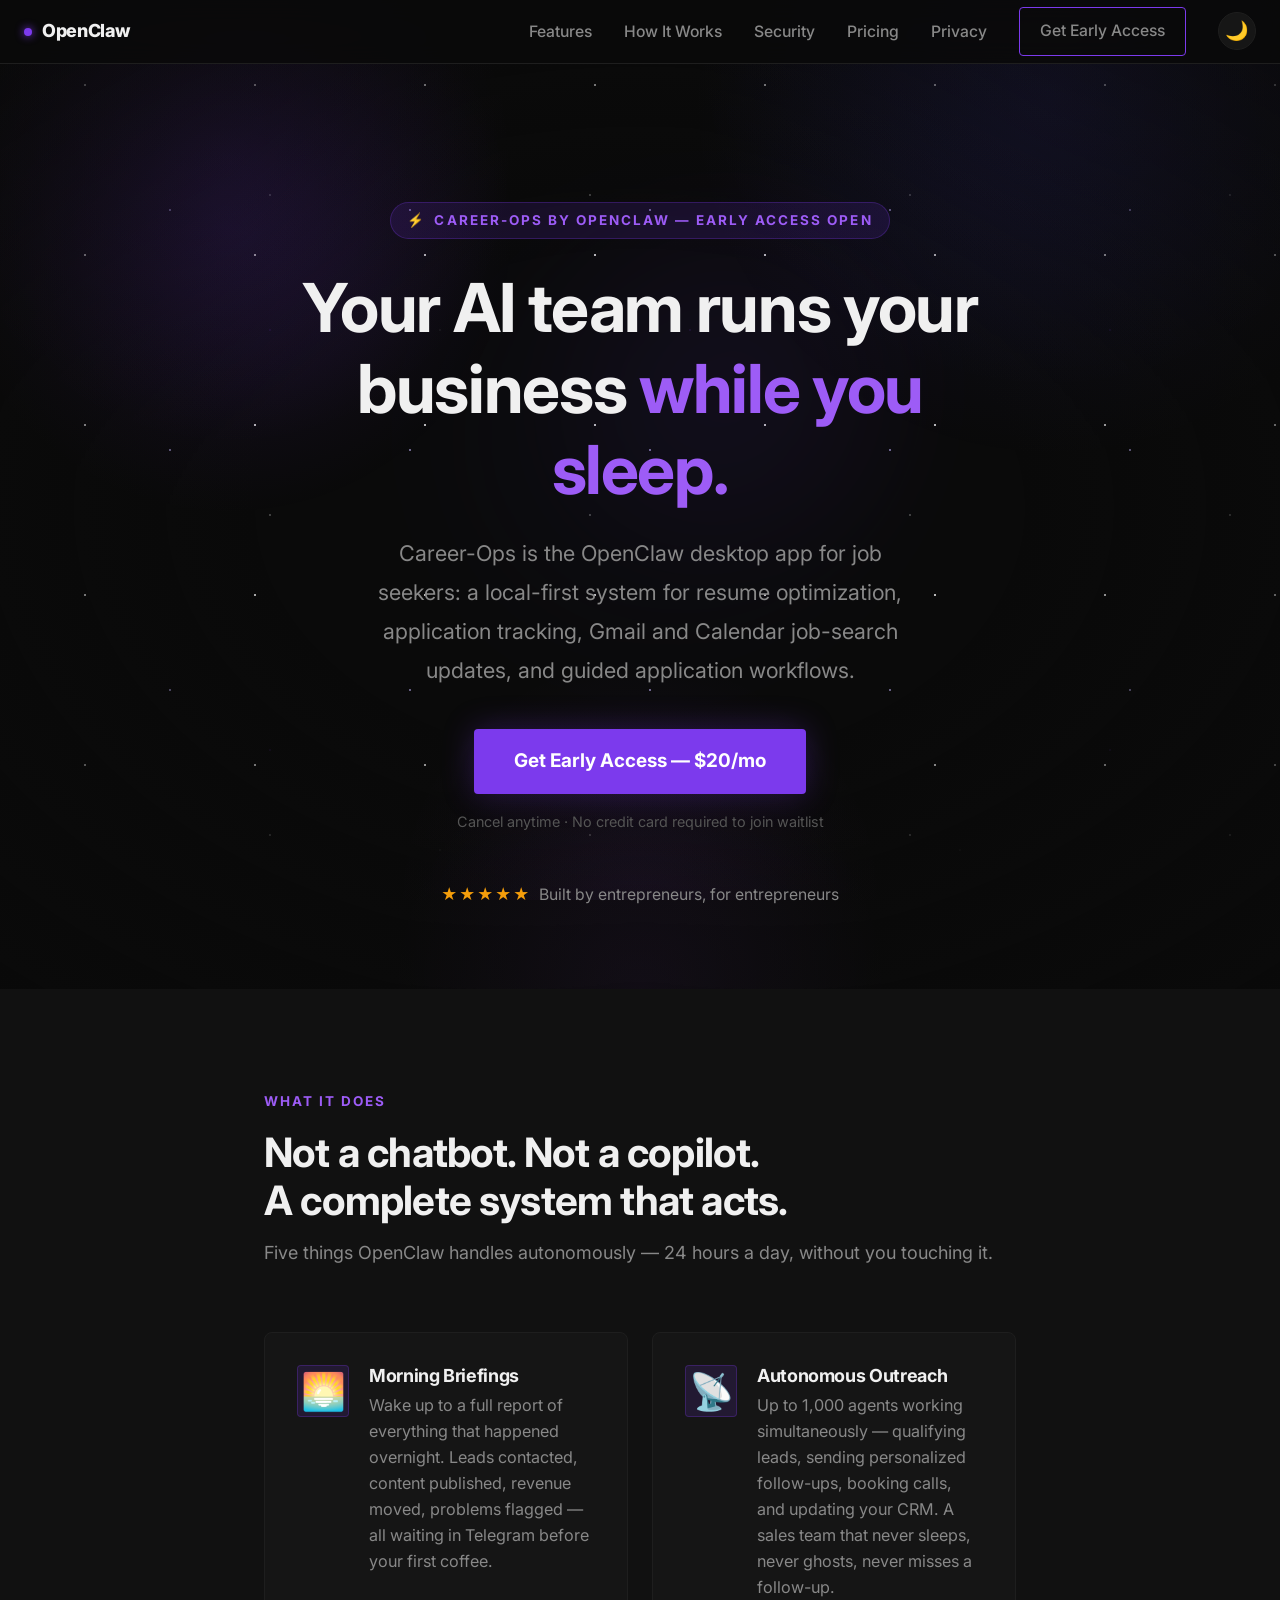
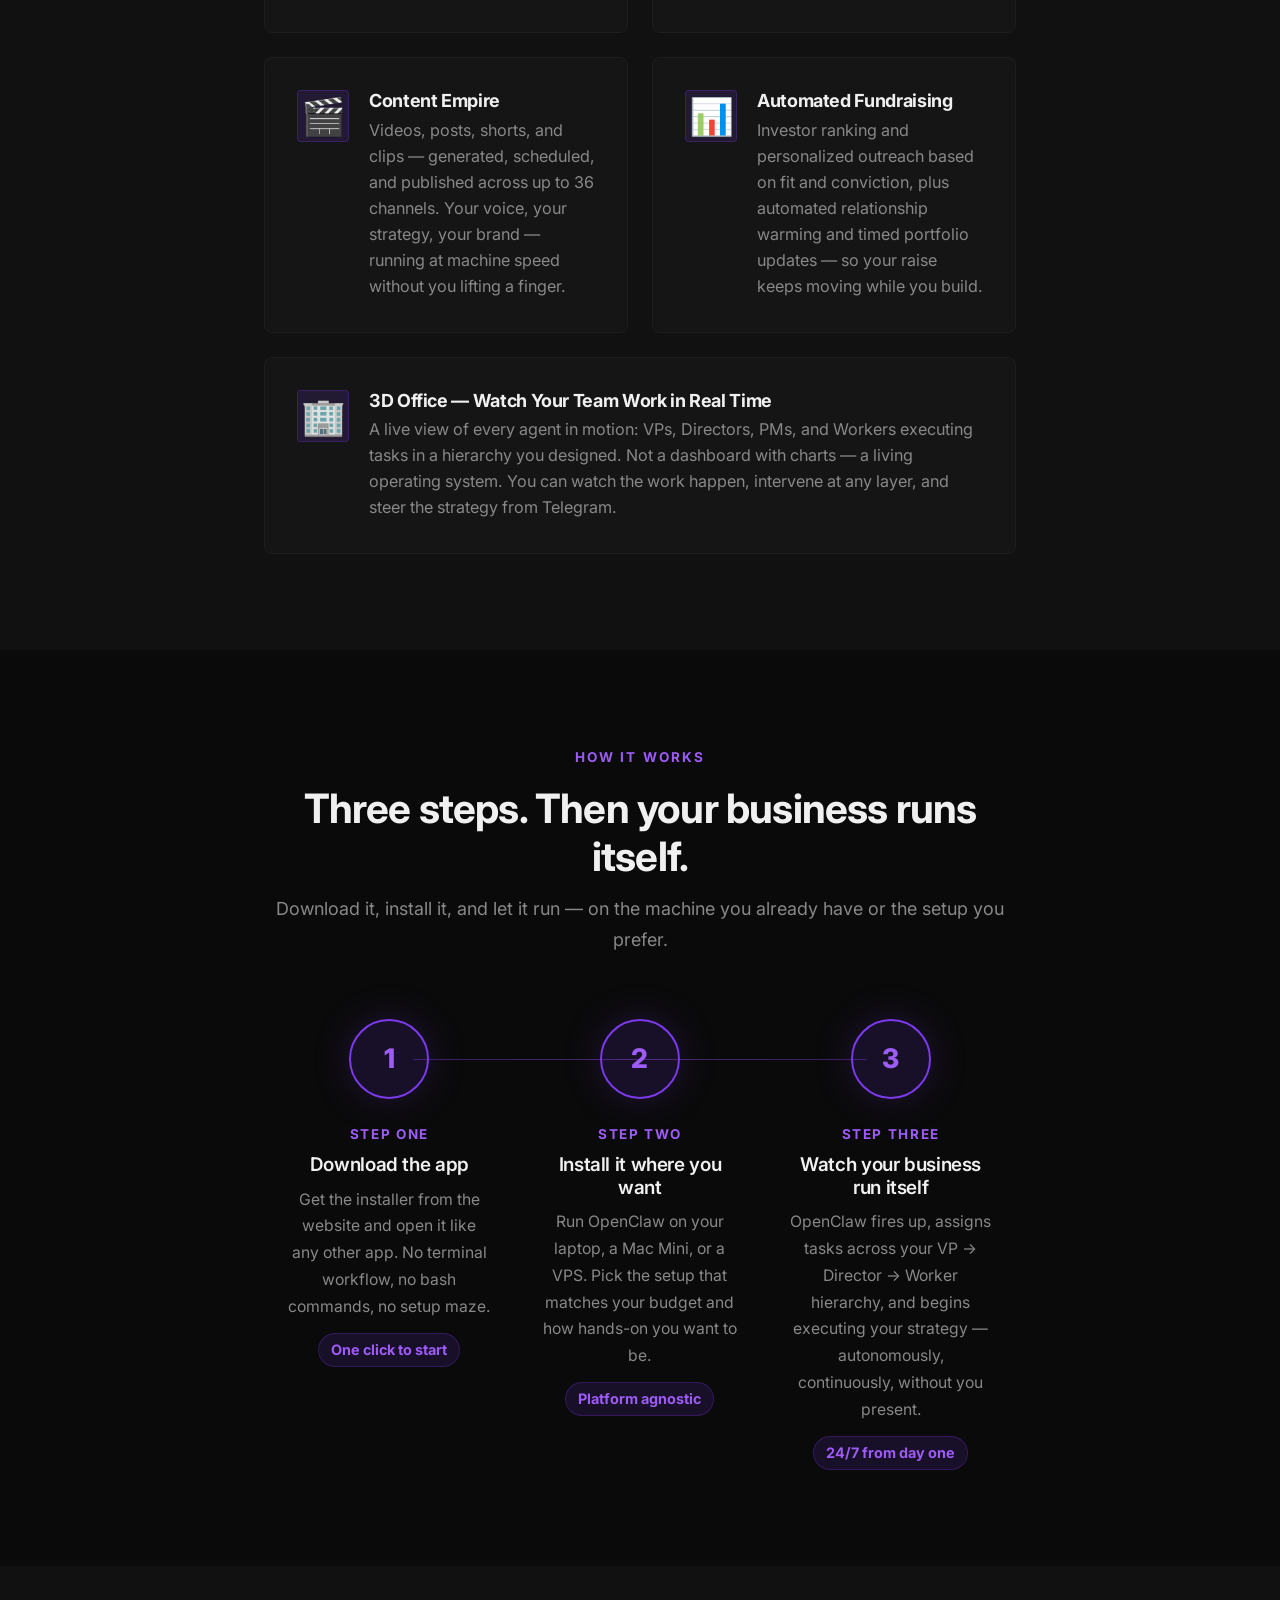
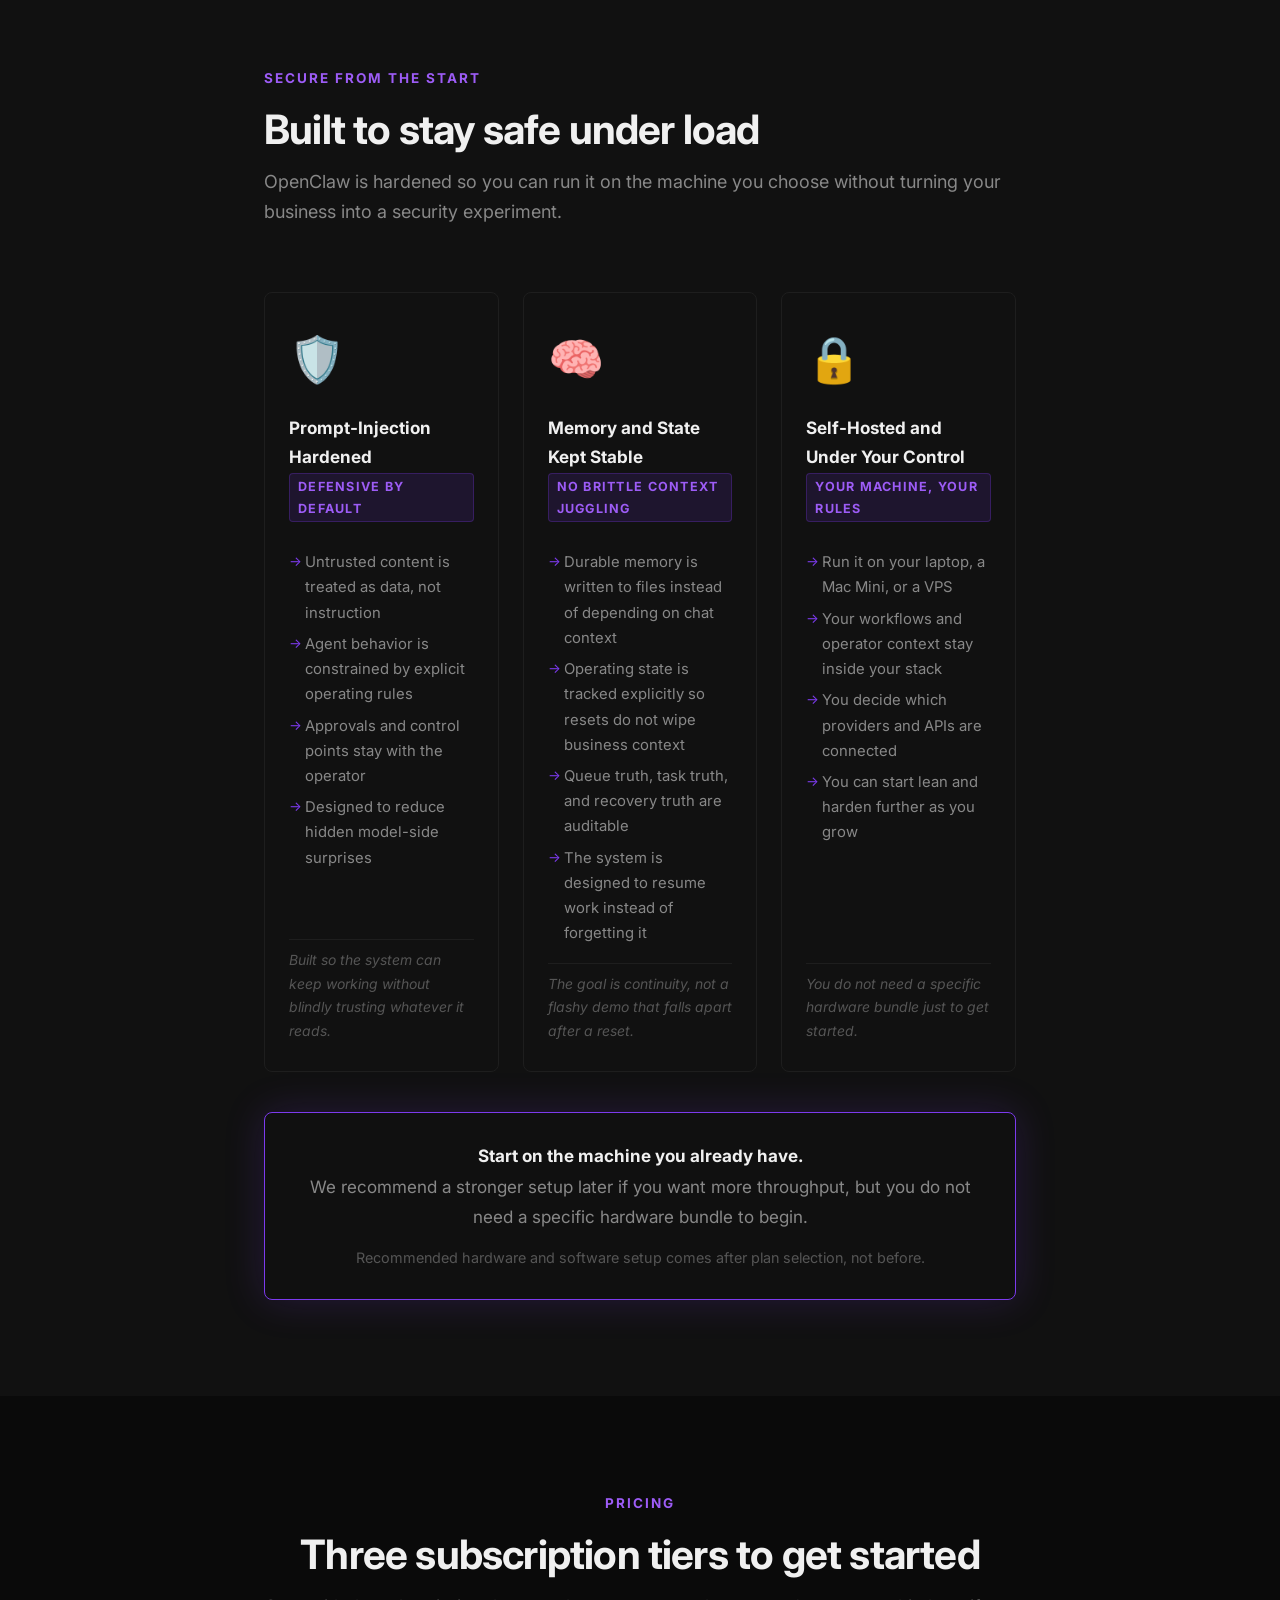
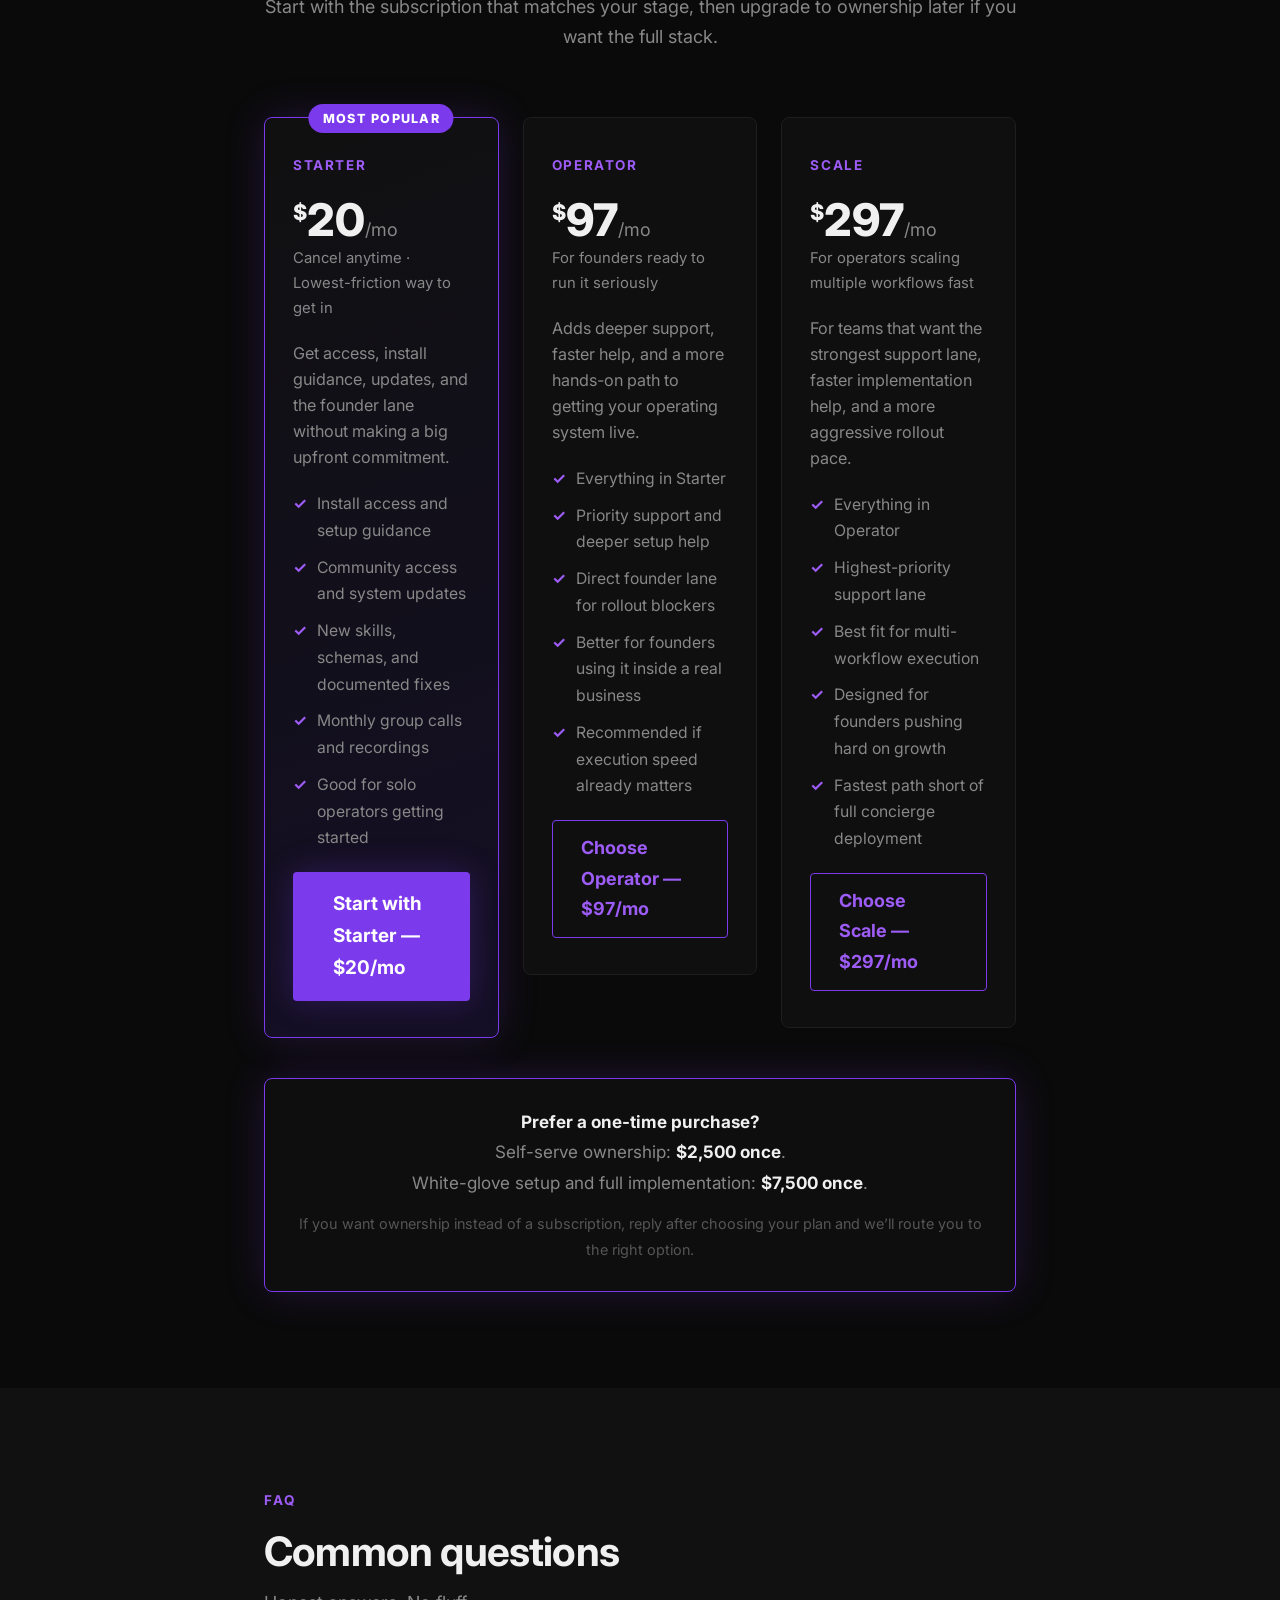
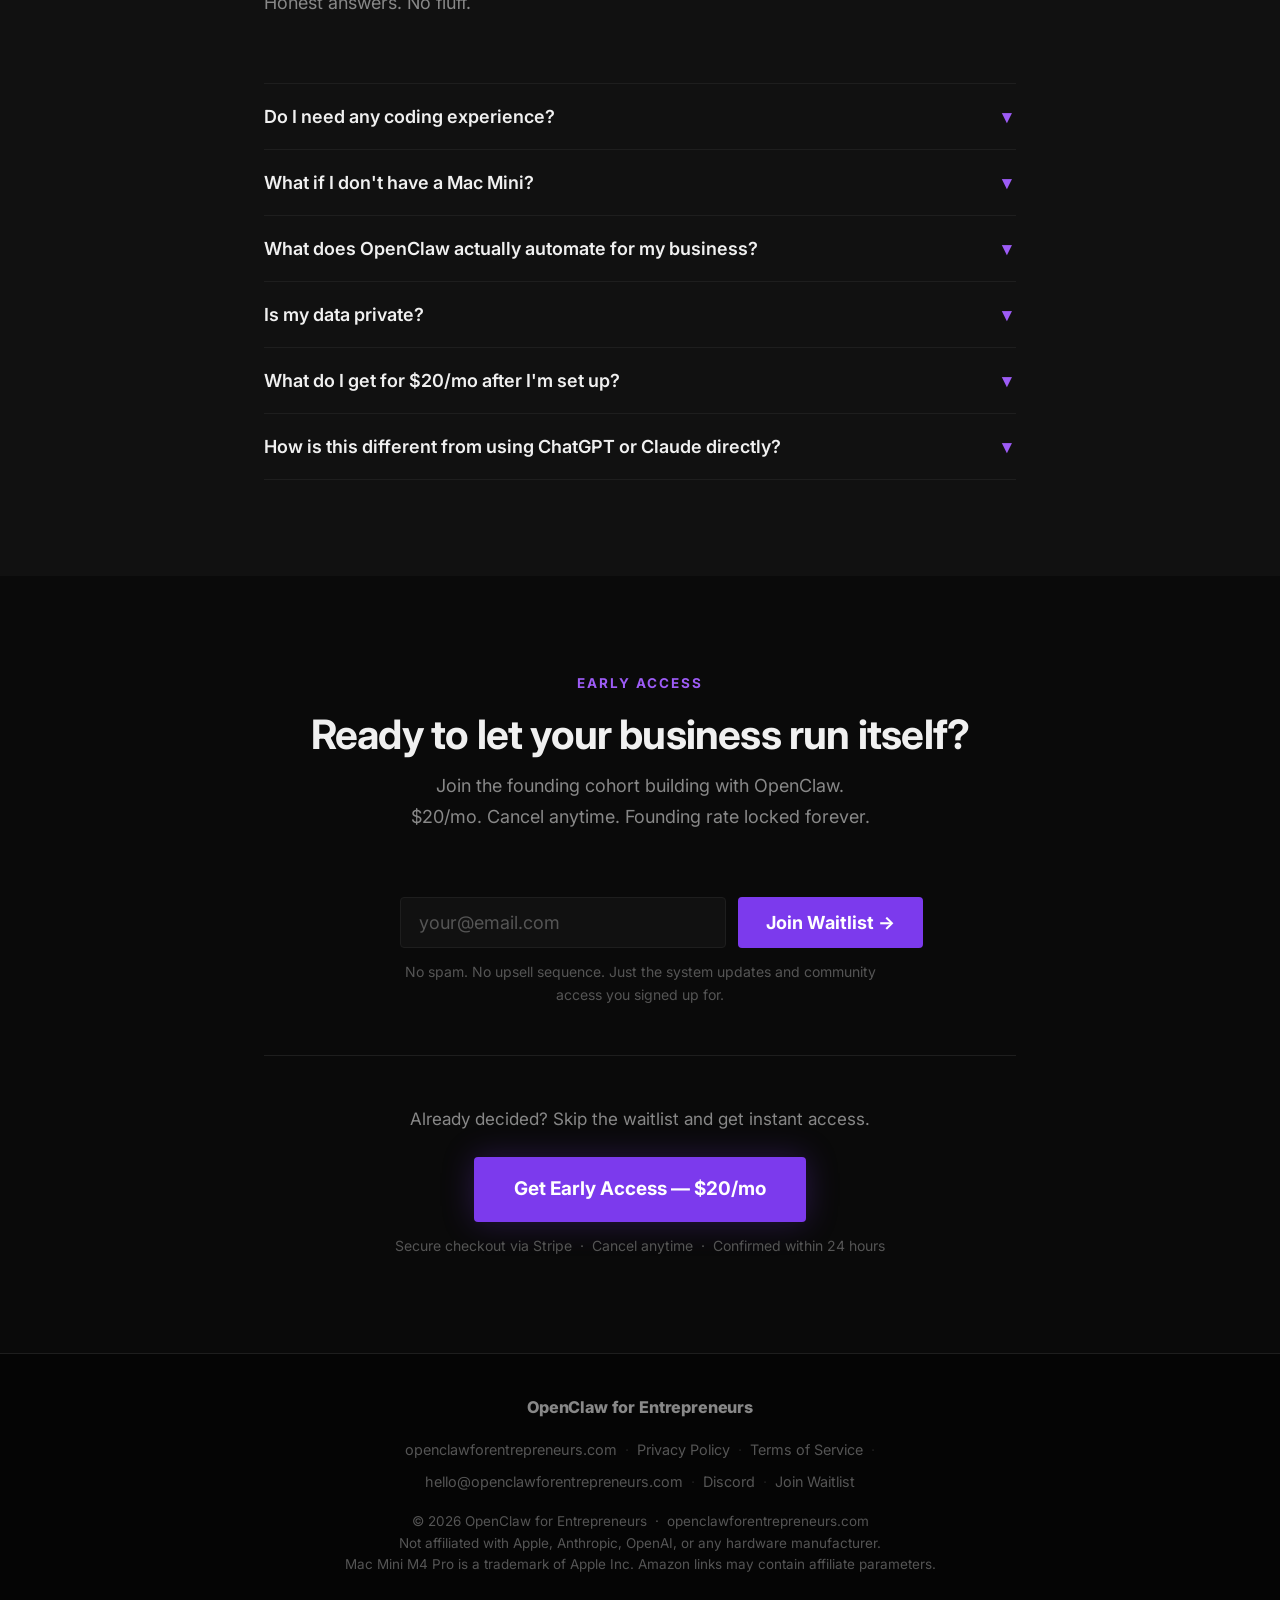
<file: index.html>
<!DOCTYPE html>
<html lang="en">
<head>
  <meta charset="UTF-8" />
  <meta name="viewport" content="width=device-width, initial-scale=1.0" />
  <title>Career-Ops by OpenClaw — AI Job Search Desktop App</title>

  <!-- SEO -->
  <meta name="description" content="Career-Ops is the OpenClaw desktop app for job seekers: local-first job search automation, resume optimization, Gmail and Calendar tracking, and application workflow support." />
  <meta name="robots" content="index, follow" />
  <link rel="canonical" href="https://openclawforentrepreneurs.com" />

  <!-- Open Graph -->
  <meta property="og:type"        content="website" />
  <meta property="og:url"         content="https://openclawforentrepreneurs.com" />
  <meta property="og:title"       content="Career-Ops by OpenClaw" />
  <meta property="og:description" content="A local-first desktop app for job seekers: resume optimization, application tracking, Gmail and Calendar job-search updates, and workflow automation." />
  <meta property="og:image"       content="https://openclawforentrepreneurs.com/og-image.png" />
  <meta property="og:image:width" content="1200" />
  <meta property="og:image:height" content="630" />
  <meta property="og:image:alt"   content="OpenClaw for Entrepreneurs AI operations command center preview" />

  <!-- Twitter Card -->
  <meta name="twitter:card"        content="summary_large_image" />
  <meta name="twitter:title"       content="Career-Ops by OpenClaw" />
  <meta name="twitter:description" content="A local-first desktop app for job seekers: resume optimization, application tracking, Gmail and Calendar job-search updates, and workflow automation." />
  <meta name="twitter:image"       content="https://openclawforentrepreneurs.com/og-image.png" />
  <meta name="twitter:image:alt"   content="OpenClaw for Entrepreneurs AI operations command center preview" />

  <!-- Google Fonts (only external dependency) -->
  <link rel="preconnect" href="https://fonts.googleapis.com" />
  <link rel="preconnect" href="https://fonts.gstatic.com" crossorigin />
  <link href="https://fonts.googleapis.com/css2?family=Inter:wght@400;500;600;700;800&family=JetBrains+Mono:wght@400;700&display=swap" rel="stylesheet" />

  <!-- Styles -->
  <link rel="stylesheet" href="styles.css" />

  <!-- Favicon (inline SVG as data URI — no file dependency) -->
  <link rel="icon" href="data:image/svg+xml,<svg xmlns='http://www.w3.org/2000/svg' viewBox='0 0 32 32'><rect width='32' height='32' rx='6' fill='%237c3aed'/><text y='24' x='4' font-size='22'>🤖</text></svg>" />
</head>
<body data-theme="night">

<!-- Full-page immersive background (fixed, z-index 0, behind all content) -->
<div class="page-bg" aria-hidden="true">
  <div class="page-bg__night-base"></div>
  <div class="page-bg__night-stars"></div>
  <div class="page-bg__day-base"></div>
  <div class="page-bg__day-dust"></div>
  <div class="page-bg__aurora"></div>
  <canvas id="page-canvas"></canvas>
  <div class="cursor-halo" id="cursor-halo"></div>
  <div class="page-bg__vignette"></div>
</div>

<!-- ═══════════════════════════════════════════════════════════
     NAV
════════════════════════════════════════════════════════════ -->
<nav class="nav">
  <div class="nav__logo">
    <span class="nav__logo-dot"></span>
    OpenClaw
  </div>
  <ul class="nav__links">
    <li><a href="#what-it-does">Features</a></li>
    <li><a href="#how-it-works">How It Works</a></li>
    <li><a href="#security">Security</a></li>
    <li><a href="#pricing">Pricing</a></li>
    <li><a href="privacy.html">Privacy</a></li>
    <li><a href="#waitlist" class="btn btn--secondary btn--sm">Get Early Access</a></li>
    <li>
      <button class="theme-toggle" id="theme-toggle" aria-label="Toggle day/night mode" title="Toggle day/night">
        <span class="theme-toggle__icon">🌙</span>
      </button>
    </li>
  </ul>
</nav>


<!-- ═══════════════════════════════════════════════════════════
     SECTION 1 — HERO
════════════════════════════════════════════════════════════ -->
<section class="hero" id="hero">
  <div class="hero__bg" aria-hidden="true"></div>
  <div class="hero__content">

    <div class="hero__eyebrow">
      <span>⚡</span>
      Career-Ops by OpenClaw — Early Access Open
    </div>

    <h1 class="hero__headline">
      Your AI team runs your<br>
      business <span>while you sleep.</span>
    </h1>

    <p class="hero__sub">
      Career-Ops is the OpenClaw desktop app for job seekers: a local-first system
      for resume optimization, application tracking, Gmail and Calendar job-search
      updates, and guided application workflows.
    </p>

    <div class="hero__cta-group">
      <a href="#waitlist" class="btn btn--primary">
        Get Early Access — $20/mo
      </a>
      <p class="hero__microcopy">Cancel anytime · No credit card required to join waitlist</p>
    </div>

    <div class="hero__social-proof">
      <span class="hero__stars">★★★★★</span>
      <span>Built by entrepreneurs, for entrepreneurs</span>
    </div>

  </div>
</section>


<!-- ═══════════════════════════════════════════════════════════
     SECTION 2 — WHAT IT DOES
════════════════════════════════════════════════════════════ -->
<section class="section section--surface" id="what-it-does">
  <div class="container">
    <span class="section__eyebrow">What It Does</span>
    <h2 class="section__headline">Not a chatbot. Not a copilot.<br>A complete system that acts.</h2>
    <p class="section__sub">Five things OpenClaw handles autonomously — 24 hours a day, without you touching it.</p>

    <div class="features__grid">

      <!-- Card 1 -->
      <div class="feature-card">
        <div class="feature-card__icon">🌅</div>
        <div class="feature-card__body">
          <h3 class="feature-card__title">Morning Briefings</h3>
          <p class="feature-card__desc">
            Wake up to a full report of everything that happened overnight.
            Leads contacted, content published, revenue moved, problems flagged —
            all waiting in Telegram before your first coffee.
          </p>
        </div>
      </div>

      <!-- Card 2 -->
      <div class="feature-card">
        <div class="feature-card__icon">📡</div>
        <div class="feature-card__body">
          <h3 class="feature-card__title">Autonomous Outreach</h3>
          <p class="feature-card__desc">
            Up to 1,000 agents working simultaneously — qualifying leads,
            sending personalized follow-ups, booking calls, and updating your CRM.
            A sales team that never sleeps, never ghosts, never misses a follow-up.
          </p>
        </div>
      </div>

      <!-- Card 3 -->
      <div class="feature-card">
        <div class="feature-card__icon">🎬</div>
        <div class="feature-card__body">
          <h3 class="feature-card__title">Content Empire</h3>
          <p class="feature-card__desc">
            Videos, posts, shorts, and clips — generated, scheduled, and published
            across up to 36 channels. Your voice, your strategy, your brand —
            running at machine speed without you lifting a finger.
          </p>
        </div>
      </div>

      <!-- Card 4 -->
      <div class="feature-card">
        <div class="feature-card__icon">📊</div>
        <div class="feature-card__body">
          <h3 class="feature-card__title">Automated Fundraising</h3>
          <p class="feature-card__desc">
            Investor ranking and personalized outreach based on fit and conviction,
            plus automated relationship warming and timed portfolio updates — so
            your raise keeps moving while you build.
          </p>
        </div>
      </div>

      <!-- Card 5 — wide -->
      <div class="feature-card feature-card--wide">
        <div class="feature-card__icon">🏢</div>
        <div class="feature-card__body">
          <h3 class="feature-card__title">3D Office — Watch Your Team Work in Real Time</h3>
          <p class="feature-card__desc">
            A live view of every agent in motion: VPs, Directors, PMs, and Workers executing tasks
            in a hierarchy you designed. Not a dashboard with charts — a living operating system.
            You can watch the work happen, intervene at any layer, and steer the strategy from Telegram.
          </p>
        </div>
      </div>

    </div>
  </div>
</section>


<!-- ═══════════════════════════════════════════════════════════
     SECTION 3 — HOW IT WORKS
════════════════════════════════════════════════════════════ -->
<section class="section" id="how-it-works">
  <div class="container">
    <span class="section__eyebrow text-center" style="display:block">How It Works</span>
    <h2 class="section__headline text-center">Three steps. Then your business runs itself.</h2>
    <p class="section__sub text-center">Download it, install it, and let it run — on the machine you already have or the setup you prefer.</p>

    <div class="steps">

      <div class="step">
        <div class="step__number">1</div>
        <div class="step__label">Step One</div>
        <h3 class="step__title">Download the app</h3>
        <p class="step__desc">
          Get the installer from the website and open it like any other app.
          No terminal workflow, no bash commands, no setup maze.
        </p>
        <span class="step__price-tag">One click to start</span>
      </div>

      <div class="step">
        <div class="step__number">2</div>
        <div class="step__label">Step Two</div>
        <h3 class="step__title">Install it where you want</h3>
        <p class="step__desc">
          Run OpenClaw on your laptop, a Mac Mini, or a VPS.
          Pick the setup that matches your budget and how hands-on you want to be.
        </p>
        <span class="step__price-tag">Platform agnostic</span>
      </div>

      <div class="step">
        <div class="step__number">3</div>
        <div class="step__label">Step Three</div>
        <h3 class="step__title">Watch your business run itself</h3>
        <p class="step__desc">
          OpenClaw fires up, assigns tasks across your VP → Director → Worker
          hierarchy, and begins executing your strategy — autonomously, continuously,
          without you present.
        </p>
        <span class="step__price-tag">24/7 from day one</span>
      </div>

    </div>
  </div>
</section>


<!-- ═══════════════════════════════════════════════════════════
     SECTION 4 — SECURITY
════════════════════════════════════════════════════════════ -->
<section class="section section--surface" id="security">
  <div class="container">
    <span class="section__eyebrow">Secure from the Start</span>
    <h2 class="section__headline">Built to stay safe under load</h2>
    <p class="section__sub">
      OpenClaw is hardened so you can run it on the machine you choose without turning your business into a security experiment.
    </p>

    <div class="hardware__grid">

      <div class="hardware-card">
        <div class="hardware-card__icon">🛡️</div>
        <div>
          <div class="hardware-card__name">Prompt-Injection Hardened</div>
          <div class="hardware-card__badge">Defensive by default</div>
        </div>
        <ul class="hardware-card__specs">
          <li>Untrusted content is treated as data, not instruction</li>
          <li>Agent behavior is constrained by explicit operating rules</li>
          <li>Approvals and control points stay with the operator</li>
          <li>Designed to reduce hidden model-side surprises</li>
        </ul>
        <p class="hardware-card__note">
          Built so the system can keep working without blindly trusting whatever it reads.
        </p>
      </div>

      <div class="hardware-card">
        <div class="hardware-card__icon">🧠</div>
        <div>
          <div class="hardware-card__name">Memory and State Kept Stable</div>
          <div class="hardware-card__badge">No brittle context juggling</div>
        </div>
        <ul class="hardware-card__specs">
          <li>Durable memory is written to files instead of depending on chat context</li>
          <li>Operating state is tracked explicitly so resets do not wipe business context</li>
          <li>Queue truth, task truth, and recovery truth are auditable</li>
          <li>The system is designed to resume work instead of forgetting it</li>
        </ul>
        <p class="hardware-card__note">
          The goal is continuity, not a flashy demo that falls apart after a reset.
        </p>
      </div>

      <div class="hardware-card">
        <div class="hardware-card__icon">🔒</div>
        <div>
          <div class="hardware-card__name">Self-Hosted and Under Your Control</div>
          <div class="hardware-card__badge">Your machine, your rules</div>
        </div>
        <ul class="hardware-card__specs">
          <li>Run it on your laptop, a Mac Mini, or a VPS</li>
          <li>Your workflows and operator context stay inside your stack</li>
          <li>You decide which providers and APIs are connected</li>
          <li>You can start lean and harden further as you grow</li>
        </ul>
        <p class="hardware-card__note">
          You do not need a specific hardware bundle just to get started.
        </p>
      </div>

    </div>

    <div class="callout-box">
      <p>
        <strong>Start on the machine you already have.</strong><br>
        We recommend a stronger setup later if you want more throughput, but you do not need a specific hardware bundle to begin.
      </p>
      <p class="note">Recommended hardware and software setup comes after plan selection, not before.</p>
    </div>

  </div>
</section>


<!-- ═══════════════════════════════════════════════════════════
     SECTION 5 — PRICING
════════════════════════════════════════════════════════════ -->
<section class="section" id="pricing">
  <div class="container">
    <span class="section__eyebrow text-center" style="display:block">Pricing</span>
    <h2 class="section__headline text-center">Three subscription tiers to get started</h2>
    <p class="section__sub text-center">
      Start with the subscription that matches your stage, then upgrade to ownership later if you want the full stack.
    </p>

    <div class="pricing__grid">

      <!-- Tier 1: Starter -->
      <div class="pricing-card pricing-card--featured">
        <div class="pricing-card__badge">Most Popular</div>
        <div class="pricing-card__tier">Starter</div>
        <div class="pricing-card__price-block">
          <div class="pricing-card__price"><sup>$</sup>20<span style="font-size:1rem;font-weight:400;color:var(--muted)">/mo</span></div>
          <p class="pricing-card__price-note">Cancel anytime · Lowest-friction way to get in</p>
        </div>
        <p class="pricing-card__desc">
          Get access, install guidance, updates, and the founder lane without making a big upfront commitment.
        </p>
        <ul class="pricing-card__features">
          <li>Install access and setup guidance</li>
          <li>Community access and system updates</li>
          <li>New skills, schemas, and documented fixes</li>
          <li>Monthly group calls and recordings</li>
          <li>Good for solo operators getting started</li>
        </ul>
        <a href="setup.html?plan=early-adopter" class="btn btn--primary">Start with Starter — $20/mo</a>
      </div>

      <!-- Tier 2: Operator -->
      <div class="pricing-card">
        <div class="pricing-card__tier">Operator</div>
        <div class="pricing-card__price-block">
          <div class="pricing-card__price"><sup>$</sup>97<span style="font-size:1rem;font-weight:400;color:var(--muted)">/mo</span></div>
          <p class="pricing-card__price-note">For founders ready to run it seriously</p>
        </div>
        <p class="pricing-card__desc">
          Adds deeper support, faster help, and a more hands-on path to getting your operating system live.
        </p>
        <ul class="pricing-card__features">
          <li>Everything in Starter</li>
          <li>Priority support and deeper setup help</li>
          <li>Direct founder lane for rollout blockers</li>
          <li>Better for founders using it inside a real business</li>
          <li>Recommended if execution speed already matters</li>
        </ul>
        <a href="setup.html?plan=operator" class="btn btn--secondary">Choose Operator — $97/mo</a>
      </div>

      <!-- Tier 3: Scale -->
      <div class="pricing-card">
        <div class="pricing-card__tier">Scale</div>
        <div class="pricing-card__price-block">
          <div class="pricing-card__price"><sup>$</sup>297<span style="font-size:1rem;font-weight:400;color:var(--muted)">/mo</span></div>
          <p class="pricing-card__price-note">For operators scaling multiple workflows fast</p>
        </div>
        <p class="pricing-card__desc">
          For teams that want the strongest support lane, faster implementation help, and a more aggressive rollout pace.
        </p>
        <ul class="pricing-card__features">
          <li>Everything in Operator</li>
          <li>Highest-priority support lane</li>
          <li>Best fit for multi-workflow execution</li>
          <li>Designed for founders pushing hard on growth</li>
          <li>Fastest path short of full concierge deployment</li>
        </ul>
        <a href="setup.html?plan=scale" class="btn btn--secondary">Choose Scale — $297/mo</a>
      </div>

    </div>

    <div class="callout-box" style="margin-top:40px;">
      <p>
        <strong>Prefer a one-time purchase?</strong><br>
        Self-serve ownership: <strong>$2,500 once</strong>.<br>
        White-glove setup and full implementation: <strong>$7,500 once</strong>.
      </p>
      <p class="note">If you want ownership instead of a subscription, reply after choosing your plan and we’ll route you to the right option.</p>
    </div>

  </div>
</section>


<!-- ═══════════════════════════════════════════════════════════
     SECTION 6 — FAQ
════════════════════════════════════════════════════════════ -->
<section class="section section--surface" id="faq">
  <div class="container">
    <span class="section__eyebrow">FAQ</span>
    <h2 class="section__headline">Common questions</h2>
    <p class="section__sub">Honest answers. No fluff.</p>

    <div class="faq__list">

      <div class="faq__item">
        <button class="faq__question" aria-expanded="false">
          Do I need any coding experience?
          <span class="faq__chevron">▾</span>
        </button>
        <div class="faq__answer" role="region">
          <div class="faq__answer-inner">
            No. If you can install an app and follow a guided setup, you can run OpenClaw.
            Most operators can get it live without a heavy technical workflow.
          </div>
        </div>
      </div>

      <div class="faq__item">
        <button class="faq__question" aria-expanded="false">
          What if I don't have a Mac Mini?
          <span class="faq__chevron">▾</span>
        </button>
        <div class="faq__answer" role="region">
          <div class="faq__answer-inner">
            You do not need a Mac Mini to get started. OpenClaw can run on your laptop,
            on a Mac Mini, or on a VPS depending on the setup you want. If you want higher
            throughput later, we’ll recommend the right setup after you pick your plan.
          </div>
        </div>
      </div>

      <div class="faq__item">
        <button class="faq__question" aria-expanded="false">
          What does OpenClaw actually automate for my business?
          <span class="faq__chevron">▾</span>
        </button>
        <div class="faq__answer" role="region">
          <div class="faq__answer-inner">
            Out of the box: lead qualification, follow-up sequences, content publishing, social media,
            investor outreach, and operations monitoring. The system is built on skills — modular files
            that define what OpenClaw does. You can add, remove, or customize skills for your specific
            business without touching the core framework.
          </div>
        </div>
      </div>

      <div class="faq__item">
        <button class="faq__question" aria-expanded="false">
          Is my data private?
          <span class="faq__chevron">▾</span>
        </button>
        <div class="faq__answer" role="region">
          <div class="faq__answer-inner">
            Yes. Everything runs locally on your hardware. Your leads, your content, your strategy —
            none of it touches a third-party server (except the API calls you explicitly configure,
            like Claude or OpenAI). The database, the workspace, the models — all on your machine.
            You own the compute. You own the data.
          </div>
        </div>
      </div>

      <div class="faq__item">
        <button class="faq__question" aria-expanded="false">
          What do I get for $20/mo after I'm set up?
          <span class="faq__chevron">▾</span>
        </button>
        <div class="faq__answer" role="region">
          <div class="faq__answer-inner">
            Ongoing membership includes: Discord access, monthly system updates (new skills, schema
            changes, documented fixes), and monthly group calls. You can cancel at any time. The system
            you've already set up continues to run — the membership covers community and updates,
            not the software itself.
          </div>
        </div>
      </div>

      <div class="faq__item">
        <button class="faq__question" aria-expanded="false">
          How is this different from using ChatGPT or Claude directly?
          <span class="faq__chevron">▾</span>
        </button>
        <div class="faq__answer" role="region">
          <div class="faq__answer-inner">
            ChatGPT and Claude are reactive — you prompt them, they answer. OpenClaw is proactive —
            it wakes up on its own, assigns tasks across a VP → Director → Worker hierarchy,
            executes autonomously, and reports back to you. It knows your business, remembers
            everything in files, and acts without you present. It's the difference between a
            consultant you call and an operator you employ.
          </div>
        </div>
      </div>

    </div>
  </div>
</section>


<!-- ═══════════════════════════════════════════════════════════
     SECTION 7 — WAITLIST FORM
════════════════════════════════════════════════════════════ -->
<section class="section" id="waitlist">
  <div class="container">
    <span class="section__eyebrow text-center" style="display:block">Early Access</span>
    <h2 class="section__headline text-center">Ready to let your business run itself?</h2>
    <p class="section__sub text-center">
      Join the founding cohort building with OpenClaw.<br>
      $20/mo. Cancel anytime. Founding rate locked forever.
    </p>

    <div class="waitlist__form-wrap">
      <!--
        DEPLOYMENT NOTE:
        Replace the Formspree action URL below with your own endpoint.
        1. Go to https://formspree.io → create free account → new form
        2. Copy your form endpoint (e.g. https://formspree.io/f/xyzabcde)
        3. Replace "YOUR_FORMSPREE_ID" with your actual form ID

        Alternative: replace the action with a Netlify Forms, Basin, or
        any other form backend. The form will POST name + email as JSON.
      -->
      <form
        class="waitlist__form"
        id="waitlist-form"
        action="https://formspree.io/f/YOUR_FORMSPREE_ID"
        method="POST"
      >
        <input type="hidden" name="_subject" value="New Waitlist Signup — OpenClaw for Entrepreneurs" />
        <input type="hidden" name="_next" value="https://openclawforentrepreneurs.com/#waitlist" />

        <div class="waitlist__input-row">
          <input
            class="waitlist__input"
            type="email"
            name="email"
            placeholder="your@email.com"
            required
            autocomplete="email"
          />
          <button class="waitlist__btn" type="submit">Join Waitlist →</button>
        </div>

        <p class="waitlist__microcopy">
          No spam. No upsell sequence. Just the system updates and community access you signed up for.
        </p>
      </form>

      <div class="waitlist__success" id="waitlist-success">
        ✓ &nbsp; You're on the list. Check your inbox within 24 hours.
      </div>
    </div>

    <!-- Already decided? Direct CTA -->
    <div style="margin-top:48px; text-align:center; border-top:1px solid var(--border); padding-top:48px;">
      <p style="color:var(--muted); margin-bottom:24px; font-size:0.95rem;">
        Already decided? Skip the waitlist and get instant access.
      </p>
      <a
        href="https://buy.stripe.com/PLACEHOLDER_STRIPE_LINK"
        class="btn btn--primary"
        id="checkout"
        target="_blank"
        rel="noopener"
      >
        Get Early Access — $20/mo
      </a>
      <p style="margin-top:12px; font-size:0.78rem; color:var(--muted-2);">
        Secure checkout via Stripe &nbsp;·&nbsp; Cancel anytime &nbsp;·&nbsp; Confirmed within 24 hours
      </p>
    </div>

  </div>
</section>


<!-- ═══════════════════════════════════════════════════════════
     FOOTER
════════════════════════════════════════════════════════════ -->
<footer class="footer">
  <div class="footer__inner">

    <div class="footer__logo">OpenClaw for Entrepreneurs</div>

    <div class="footer__links">
      <a href="https://openclawforentrepreneurs.com">openclawforentrepreneurs.com</a>
      <span class="footer__sep">·</span>
      <a href="privacy.html">Privacy Policy</a>
      <span class="footer__sep">·</span>
      <a href="terms.html">Terms of Service</a>
      <span class="footer__sep">·</span>
      <a href="mailto:hello@openclawforentrepreneurs.com">hello@openclawforentrepreneurs.com</a>
      <span class="footer__sep">·</span>
      <a href="DISCORD_INVITE_LINK_PLACEHOLDER" target="_blank" rel="noopener">Discord</a>
      <span class="footer__sep">·</span>
      <a href="#waitlist">Join Waitlist</a>
    </div>

    <p class="footer__legal">
      © 2026 OpenClaw for Entrepreneurs &nbsp;·&nbsp; openclawforentrepreneurs.com<br>
      Not affiliated with Apple, Anthropic, OpenAI, or any hardware manufacturer.<br>
      Mac Mini M4 Pro is a trademark of Apple Inc. Amazon links may contain affiliate parameters.
    </p>

  </div>
</footer>


<!-- ═══════════════════════════════════════════════════════════
     JAVASCRIPT — full-page particles · day/night · FAQ · form
════════════════════════════════════════════════════════════ -->
<script>
(function () {
  'use strict';

  /* ── THEME SYSTEM ──────────────────────────────────────────── */
  var body       = document.body;
  var toggleBtn  = document.getElementById('theme-toggle');
  var toggleIcon = toggleBtn && toggleBtn.querySelector('.theme-toggle__icon');
  var auroraEl   = document.querySelector('.page-bg__aurora');
  var haloEl     = document.getElementById('cursor-halo');

  var currentTheme = 'night';
  var themeBlend   = 0;   /* 0 = night, 1 = day */
  var themeTarget  = 0;
  var BLEND_SPEED  = 1 / 200; /* ~3.3s at 60fps */

  function applyTheme(theme) {
    currentTheme = theme;
    body.setAttribute('data-theme', theme);
    sessionStorage.setItem('oc_theme', theme);
    themeTarget = theme === 'day' ? 1 : 0;
    if (toggleIcon) toggleIcon.textContent = theme === 'day' ? '\u2600\ufe0f' : '\uD83C\uDF19';
  }

  (function initTheme() {
    var saved    = sessionStorage.getItem('oc_theme');
    var returned = !!sessionStorage.getItem('oc_visited');
    sessionStorage.setItem('oc_visited', '1');
    applyTheme('night');
    if (returned) {
      setTimeout(function () { applyTheme('day'); }, saved === 'night' ? 8000 : 5000);
    } else {
      setTimeout(function () { applyTheme('day'); }, 3 * 60 * 1000);
    }
  }());

  if (toggleBtn) {
    toggleBtn.addEventListener('click', function () {
      applyTheme(currentTheme === 'night' ? 'day' : 'night');
    });
  }

  /* ── FULL-PAGE PARTICLE FIELD ──────────────────────────────── */
  var canvas = document.getElementById('page-canvas');
  if (!canvas || !canvas.getContext) return;
  var ctx = canvas.getContext('2d');
  if (!ctx) return;

  var DPR = Math.min(window.devicePixelRatio || 1, 2);
  var particles = [];
  var ptr = { x: 0, y: 0, tx: 0, ty: 0, on: false };
  var W = 0, H = 0;

  /* Night config — 2x faster than the original hero field */
  var NIGHT = {
    count: 108, drift: 0.44, driftForce: 2.0, flowScale: 1.0, friction: 0.985,
    radius: 220, attract: 0.036, swirl: 0.026, repel: 0,
    lineDistance: 154, lineOpacity: 0.28,
    lineColor: [124,58,237], nodeColor: [245,244,255], glowColor: [167,139,250],
    nodeOpacity: 0.92, minSize: 0.72, maxSize: 2.05, twinkleSpeed: 1.0
  };

  /* Day config — warm golden particles */
  var DAY = {
    count: 108, drift: 0.36, driftForce: 1.6, flowScale: 0.85, friction: 0.987,
    radius: 230, attract: 0.030, swirl: 0.020, repel: 0,
    lineDistance: 162, lineOpacity: 0.30,
    lineColor: [217,119,6], nodeColor: [255,245,200], glowColor: [251,191,36],
    nodeOpacity: 0.88, minSize: 0.72, maxSize: 2.05, twinkleSpeed: 0.8
  };

  function lerp(a,b,t) { return a+(b-a)*t; }
  function lerpRGB(a,b,t) {
    return [Math.round(lerp(a[0],b[0],t)),Math.round(lerp(a[1],b[1],t)),Math.round(lerp(a[2],b[2],t))];
  }

  function getCfg() {
    var t = themeBlend;
    if (t <= 0) return NIGHT;
    if (t >= 1) return DAY;
    return {
      drift:        lerp(NIGHT.drift,       DAY.drift,       t),
      driftForce:   lerp(NIGHT.driftForce,  DAY.driftForce,  t),
      flowScale:    lerp(NIGHT.flowScale,    DAY.flowScale,   t),
      friction:     lerp(NIGHT.friction,     DAY.friction,    t),
      radius:       lerp(NIGHT.radius,       DAY.radius,      t),
      attract:      lerp(NIGHT.attract,      DAY.attract,     t),
      swirl:        lerp(NIGHT.swirl,        DAY.swirl,       t),
      repel: 0,
      lineDistance: lerp(NIGHT.lineDistance, DAY.lineDistance, t),
      lineOpacity:  lerp(NIGHT.lineOpacity,  DAY.lineOpacity,  t),
      lineColor:    lerpRGB(NIGHT.lineColor,  DAY.lineColor,   t),
      nodeColor:    lerpRGB(NIGHT.nodeColor,  DAY.nodeColor,   t),
      glowColor:    lerpRGB(NIGHT.glowColor,  DAY.glowColor,   t),
      nodeOpacity:  lerp(NIGHT.nodeOpacity,  DAY.nodeOpacity,  t),
      twinkleSpeed: lerp(NIGHT.twinkleSpeed, DAY.twinkleSpeed, t)
    };
  }

  function resize() {
    W = window.innerWidth; H = window.innerHeight;
    canvas.width  = Math.round(W * DPR);
    canvas.height = Math.round(H * DPR);
    ctx.setTransform(DPR, 0, 0, DPR, 0, 0);
    if (!particles.length) seed();
  }

  function seed() {
    particles.length = 0;
    for (var i = 0; i < NIGHT.count; i++) {
      particles.push({
        x: Math.random()*W, y: Math.random()*H,
        vx: (Math.random()-0.5)*NIGHT.drift,
        vy: (Math.random()-0.5)*NIGHT.drift,
        base: NIGHT.minSize + Math.random()*(NIGHT.maxSize-NIGHT.minSize),
        depth: 0.45 + Math.random()*0.9,
        twinkle: Math.random()*Math.PI*2
      });
    }
  }

  function stepParticle(p, c, t) {
    p.twinkle += 0.01 * c.twinkleSpeed;
    p.vx *= c.friction; p.vy *= c.friction;
    p.vx += (Math.sin((p.y+t*0.02)*0.01*c.flowScale)*0.0025+(Math.random()-0.5)*0.0008)*c.driftForce;
    p.vy += (Math.cos((p.x-t*0.015)*0.01*c.flowScale)*0.0025+(Math.random()-0.5)*0.0008)*c.driftForce;
    if (ptr.on) {
      var dx=ptr.x-p.x, dy=ptr.y-p.y, dist=Math.hypot(dx,dy)||0.001, r=c.radius*p.depth;
      if (dist < r) {
        var f=(1-dist/r)*p.depth, nx=dx/dist, ny=dy/dist;
        p.vx += nx*c.attract*f - ny*c.swirl*f;
        p.vy += ny*c.attract*f + nx*c.swirl*f;
      }
    }
    p.x += p.vx; p.y += p.vy;
    if (p.x < -20) p.x = W+20; if (p.x > W+20) p.x = -20;
    if (p.y < -20) p.y = H+20; if (p.y > H+20) p.y = -20;
  }

  function updateGlowLayers() {
    var t=themeBlend, ac=lerpRGB([124,58,237],[251,191,36],t), bc=lerpRGB([79,70,229],[249,115,22],t);
    var ao=lerp(0.22,0.42,t).toFixed(3), bo=lerp(0.15,0.28,t).toFixed(3);
    var px=ptr.x, py=ptr.y;
    if (auroraEl) {
      auroraEl.style.background =
        'radial-gradient(circle 340px at '+px+'px '+py+'px,rgba('+ac[0]+','+ac[1]+','+ac[2]+','+ao+'),transparent 65%),' +
        'radial-gradient(circle 440px at '+(px-80)+'px '+(py+60)+'px,rgba('+bc[0]+','+bc[1]+','+bc[2]+','+bo+'),transparent 68%)';
    }
    if (haloEl) {
      var ha=(0.18*t).toFixed(3);
      haloEl.style.background='radial-gradient(circle 300px at '+px+'px '+py+'px,rgba(251,191,36,'+ha+'),transparent 70%)';
    }
  }

  function frame(t) {
    if (themeBlend < themeTarget) themeBlend = Math.min(themeTarget, themeBlend+BLEND_SPEED);
    else if (themeBlend > themeTarget) themeBlend = Math.max(themeTarget, themeBlend-BLEND_SPEED);
    ptr.x += (ptr.tx-ptr.x)*0.12; ptr.y += (ptr.ty-ptr.y)*0.12;
    var c = getCfg();
    ctx.clearRect(0, 0, W, H);
    for (var i=0; i<particles.length; i++) stepParticle(particles[i], c, t||0);
    var lc=c.lineColor;
    for (var i=0; i<particles.length; i++) {
      var a=particles[i];
      for (var j=i+1; j<particles.length; j++) {
        var b=particles[j], dx=a.x-b.x, dy=a.y-b.y, d=Math.hypot(dx,dy);
        if (d > c.lineDistance) continue;
        var alpha=(1-d/c.lineDistance)*c.lineOpacity*Math.min(a.depth,b.depth);
        if (alpha < 0.01) continue;
        ctx.beginPath();
        ctx.strokeStyle='rgba('+lc[0]+','+lc[1]+','+lc[2]+','+alpha.toFixed(3)+')';
        ctx.lineWidth=1; ctx.moveTo(a.x,a.y); ctx.lineTo(b.x,b.y); ctx.stroke();
      }
    }
    var nc=c.nodeColor, gc=c.glowColor;
    for (var i=0; i<particles.length; i++) {
      var p=particles[i];
      var pulse=0.65+0.35*Math.sin(p.twinkle+(t||0)*0.0012);
      var sz=p.base*p.depth, al=c.nodeOpacity*pulse;
      ctx.beginPath();
      ctx.fillStyle='rgba('+gc[0]+','+gc[1]+','+gc[2]+','+(al*0.12).toFixed(3)+')';
      ctx.arc(p.x,p.y,sz*4.2,0,Math.PI*2); ctx.fill();
      ctx.beginPath();
      ctx.fillStyle='rgba('+nc[0]+','+nc[1]+','+nc[2]+','+al.toFixed(3)+')';
      ctx.arc(p.x,p.y,Math.max(0.45,sz),0,Math.PI*2); ctx.fill();
    }
    updateGlowLayers();
    requestAnimationFrame(frame);
  }

  resize();
  ptr.x=W*0.58; ptr.y=H*0.42; ptr.tx=ptr.x; ptr.ty=ptr.y;
  window.addEventListener('resize', resize, {passive:true});
  requestAnimationFrame(frame);

  window.addEventListener('mousemove', function(e) { ptr.tx=e.clientX; ptr.ty=e.clientY; ptr.on=true; }, {passive:true});
  window.addEventListener('touchmove', function(e) {
    if (e.touches&&e.touches[0]) { ptr.tx=e.touches[0].clientX; ptr.ty=e.touches[0].clientY; ptr.on=true; }
  }, {passive:true});
  window.addEventListener('mouseleave', function() { ptr.on=false; });

  /* ── FAQ ACCORDION ─────────────────────────────────────────── */
  document.querySelectorAll('.faq__item').forEach(function(item) {
    var btn = item.querySelector('.faq__question');
    btn.addEventListener('click', function() {
      var open = item.classList.contains('faq__item--open');
      document.querySelectorAll('.faq__item').forEach(function(i) {
        i.classList.remove('faq__item--open');
        i.querySelector('.faq__question').setAttribute('aria-expanded', 'false');
      });
      if (!open) { item.classList.add('faq__item--open'); btn.setAttribute('aria-expanded', 'true'); }
    });
  });

  /* ── WAITLIST FORM ─────────────────────────────────────────── */
  var form    = document.getElementById('waitlist-form');
  var success = document.getElementById('waitlist-success');
  if (form) {
    form.addEventListener('submit', async function(e) {
      e.preventDefault();
      var data=new FormData(form), endpoint=form.getAttribute('action');
      if (endpoint.includes('YOUR_FORMSPREE_ID')) {
        try {
          var list=JSON.parse(localStorage.getItem('oc_waitlist')||'[]');
          list.push({email:data.get('email'),ts:new Date().toISOString()});
          localStorage.setItem('oc_waitlist',JSON.stringify(list));
        } catch(_) {}
        form.style.display='none'; success.style.display='block'; return;
      }
      var btn=form.querySelector('.waitlist__btn'); btn.textContent='Joining\u2026'; btn.disabled=true;
      try {
        var res=await fetch(endpoint,{method:'POST',body:data,headers:{Accept:'application/json'}});
        if (res.ok) { form.style.display='none'; success.style.display='block'; }
        else { btn.textContent='Try Again'; btn.disabled=false; }
      } catch(_) { btn.textContent='Try Again'; btn.disabled=false; }
    });
  }

  /* ── SMOOTH SCROLL + ACTIVE NAV ────────────────────────────── */
  document.querySelectorAll('a[href^="#"]').forEach(function(a) {
    a.addEventListener('click', function(e) {
      var target=document.querySelector(this.getAttribute('href'));
      if (target) { e.preventDefault(); target.scrollIntoView({behavior:'smooth',block:'start'}); }
    });
  });
  var sections=document.querySelectorAll('section[id]');
  var navLinks=document.querySelectorAll('.nav__links a[href^="#"]');
  var nav=document.querySelector('.nav');
  window.addEventListener('scroll', function() {
    nav.style.boxShadow = window.scrollY>32 ? '0 1px 0 0 #1e1e1e, 0 8px 32px rgba(0,0,0,0.5)' : 'none';
    var current='';
    sections.forEach(function(s) { if (window.scrollY>=s.offsetTop-120) current=s.getAttribute('id'); });
    navLinks.forEach(function(link) { link.style.color=link.getAttribute('href')=='#'+current ? '#f0f0f0' : ''; });
  }, {passive:true});

}());
</script>

</body>
</file>
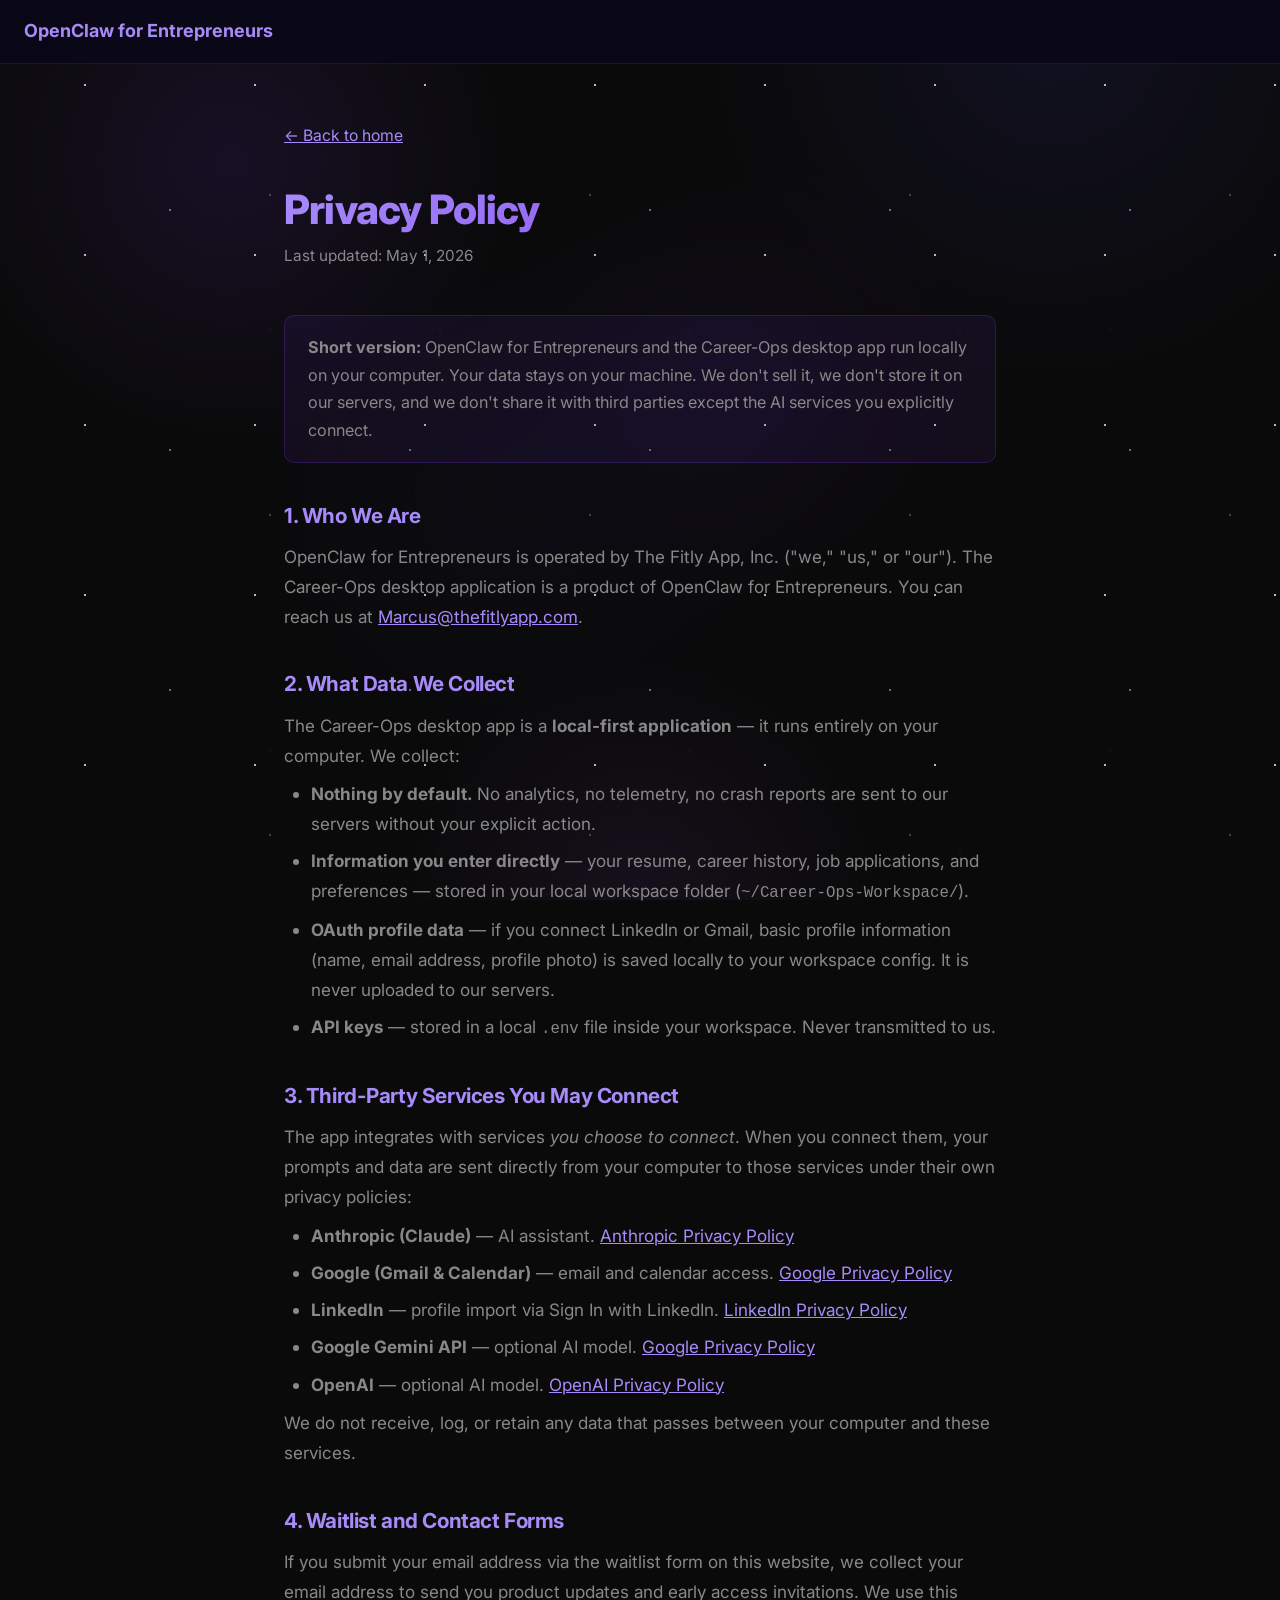
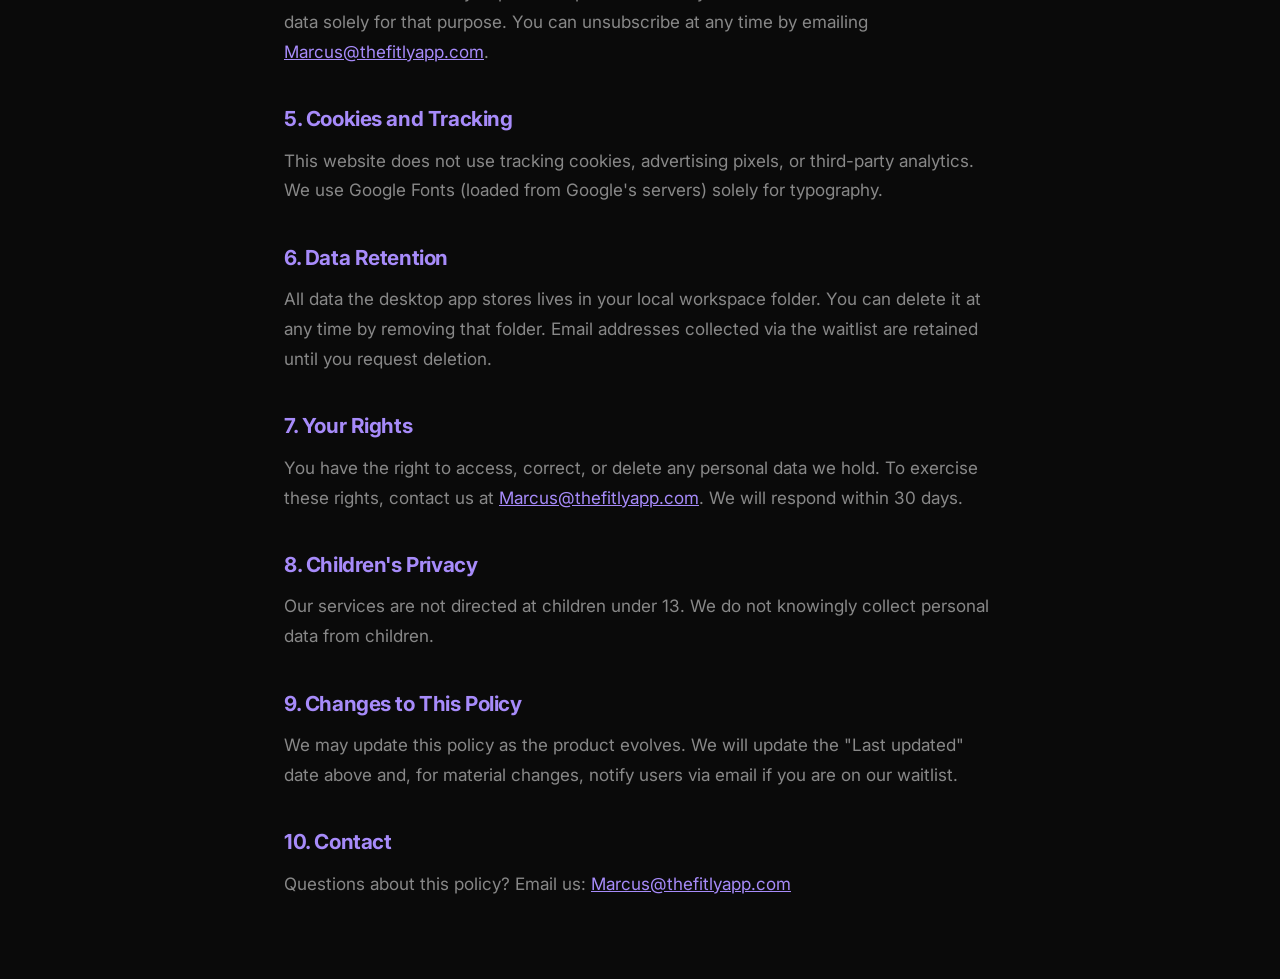
<file: privacy.html>
<!DOCTYPE html>
<html lang="en">
<head>
  <meta charset="UTF-8" />
  <meta name="viewport" content="width=device-width, initial-scale=1.0" />
  <title>Privacy Policy — OpenClaw for Entrepreneurs</title>
  <meta name="description" content="Privacy Policy for OpenClaw for Entrepreneurs and the Career-Ops desktop app." />
  <meta name="robots" content="index, follow" />
  <link rel="canonical" href="https://openclawforentrepreneurs.com/privacy" />
  <link rel="preconnect" href="https://fonts.googleapis.com" />
  <link rel="preconnect" href="https://fonts.gstatic.com" crossorigin />
  <link href="https://fonts.googleapis.com/css2?family=Inter:wght@400;500;600;700;800&display=swap" rel="stylesheet" />
  <link rel="stylesheet" href="styles.css" />
  <link rel="icon" href="data:image/svg+xml,<svg xmlns='http://www.w3.org/2000/svg' viewBox='0 0 32 32'><rect width='32' height='32' rx='6' fill='%237c3aed'/><text y='24' x='4' font-size='22'>🤖</text></svg>" />
  <style>
    .privacy-wrap {
      max-width: 760px;
      margin: 0 auto;
      padding: 120px 24px 80px;
      color: var(--text, #f1f0ff);
    }
    .privacy-wrap h1 {
      font-size: 2.25rem;
      font-weight: 800;
      margin-bottom: 0.5rem;
      background: linear-gradient(135deg, #a78bfa, #7c3aed);
      -webkit-background-clip: text;
      -webkit-text-fill-color: transparent;
      background-clip: text;
    }
    .privacy-wrap .updated {
      font-size: 0.85rem;
      color: var(--muted, #9ca3af);
      margin-bottom: 2.5rem;
    }
    .privacy-wrap h2 {
      font-size: 1.15rem;
      font-weight: 700;
      margin: 2.25rem 0 0.75rem;
      color: #a78bfa;
    }
    .privacy-wrap p, .privacy-wrap li {
      font-size: 0.95rem;
      line-height: 1.75;
      color: var(--muted, #c4c2d4);
    }
    .privacy-wrap ul {
      padding-left: 1.5rem;
      margin: 0.5rem 0;
    }
    .privacy-wrap li { margin-bottom: 0.4rem; }
    .privacy-wrap a { color: #a78bfa; text-decoration: underline; }
    .privacy-wrap .callout {
      background: rgba(124, 58, 237, 0.08);
      border: 1px solid rgba(124, 58, 237, 0.25);
      border-radius: 10px;
      padding: 1rem 1.25rem;
      margin: 1.5rem 0;
      font-size: 0.9rem;
      color: var(--muted, #c4c2d4);
    }
    .back-link {
      display: inline-flex;
      align-items: center;
      gap: 0.4rem;
      font-size: 0.875rem;
      color: #a78bfa;
      text-decoration: none;
      margin-bottom: 2rem;
    }
    .back-link:hover { text-decoration: underline; }
  </style>
</head>
<body data-theme="night">

<div class="page-bg" aria-hidden="true">
  <div class="page-bg__night-base"></div>
  <div class="page-bg__night-stars"></div>
  <div class="page-bg__aurora"></div>
</div>

<nav class="nav" style="position:fixed;top:0;left:0;right:0;z-index:100;padding:0 24px;height:64px;display:flex;align-items:center;background:rgba(10,8,24,0.85);backdrop-filter:blur(12px);border-bottom:1px solid rgba(255,255,255,0.06);">
  <a href="/" style="font-size:1rem;font-weight:700;color:#a78bfa;text-decoration:none;">OpenClaw for Entrepreneurs</a>
</nav>

<main class="privacy-wrap">
  <a href="/" class="back-link">← Back to home</a>
  <h1>Privacy Policy</h1>
  <p class="updated">Last updated: May 1, 2026</p>

  <div class="callout">
    <strong>Short version:</strong> OpenClaw for Entrepreneurs and the Career-Ops desktop app run locally on your computer. Your data stays on your machine. We don't sell it, we don't store it on our servers, and we don't share it with third parties except the AI services you explicitly connect.
  </div>

  <h2>1. Who We Are</h2>
  <p>OpenClaw for Entrepreneurs is operated by The Fitly App, Inc. ("we," "us," or "our"). The Career-Ops desktop application is a product of OpenClaw for Entrepreneurs. You can reach us at <a href="mailto:Marcus@thefitlyapp.com">Marcus@thefitlyapp.com</a>.</p>

  <h2>2. What Data We Collect</h2>
  <p>The Career-Ops desktop app is a <strong>local-first application</strong> — it runs entirely on your computer. We collect:</p>
  <ul>
    <li><strong>Nothing by default.</strong> No analytics, no telemetry, no crash reports are sent to our servers without your explicit action.</li>
    <li><strong>Information you enter directly</strong> — your resume, career history, job applications, and preferences — stored in your local workspace folder (<code>~/Career-Ops-Workspace/</code>).</li>
    <li><strong>OAuth profile data</strong> — if you connect LinkedIn or Gmail, basic profile information (name, email address, profile photo) is saved locally to your workspace config. It is never uploaded to our servers.</li>
    <li><strong>API keys</strong> — stored in a local <code>.env</code> file inside your workspace. Never transmitted to us.</li>
  </ul>

  <h2>3. Third-Party Services You May Connect</h2>
  <p>The app integrates with services <em>you choose to connect</em>. When you connect them, your prompts and data are sent directly from your computer to those services under their own privacy policies:</p>
  <ul>
    <li><strong>Anthropic (Claude)</strong> — AI assistant. <a href="https://www.anthropic.com/privacy" target="_blank" rel="noopener">Anthropic Privacy Policy</a></li>
    <li><strong>Google (Gmail &amp; Calendar)</strong> — email and calendar access. <a href="https://policies.google.com/privacy" target="_blank" rel="noopener">Google Privacy Policy</a></li>
    <li><strong>LinkedIn</strong> — profile import via Sign In with LinkedIn. <a href="https://www.linkedin.com/legal/privacy-policy" target="_blank" rel="noopener">LinkedIn Privacy Policy</a></li>
    <li><strong>Google Gemini API</strong> — optional AI model. <a href="https://policies.google.com/privacy" target="_blank" rel="noopener">Google Privacy Policy</a></li>
    <li><strong>OpenAI</strong> — optional AI model. <a href="https://openai.com/policies/privacy-policy" target="_blank" rel="noopener">OpenAI Privacy Policy</a></li>
  </ul>
  <p>We do not receive, log, or retain any data that passes between your computer and these services.</p>

  <h2>4. Waitlist and Contact Forms</h2>
  <p>If you submit your email address via the waitlist form on this website, we collect your email address to send you product updates and early access invitations. We use this data solely for that purpose. You can unsubscribe at any time by emailing <a href="mailto:Marcus@thefitlyapp.com">Marcus@thefitlyapp.com</a>.</p>

  <h2>5. Cookies and Tracking</h2>
  <p>This website does not use tracking cookies, advertising pixels, or third-party analytics. We use Google Fonts (loaded from Google's servers) solely for typography.</p>

  <h2>6. Data Retention</h2>
  <p>All data the desktop app stores lives in your local workspace folder. You can delete it at any time by removing that folder. Email addresses collected via the waitlist are retained until you request deletion.</p>

  <h2>7. Your Rights</h2>
  <p>You have the right to access, correct, or delete any personal data we hold. To exercise these rights, contact us at <a href="mailto:Marcus@thefitlyapp.com">Marcus@thefitlyapp.com</a>. We will respond within 30 days.</p>

  <h2>8. Children's Privacy</h2>
  <p>Our services are not directed at children under 13. We do not knowingly collect personal data from children.</p>

  <h2>9. Changes to This Policy</h2>
  <p>We may update this policy as the product evolves. We will update the "Last updated" date above and, for material changes, notify users via email if you are on our waitlist.</p>

  <h2>10. Contact</h2>
  <p>Questions about this policy? Email us: <a href="mailto:Marcus@thefitlyapp.com">Marcus@thefitlyapp.com</a></p>
</main>

</body>
</html>
</file>
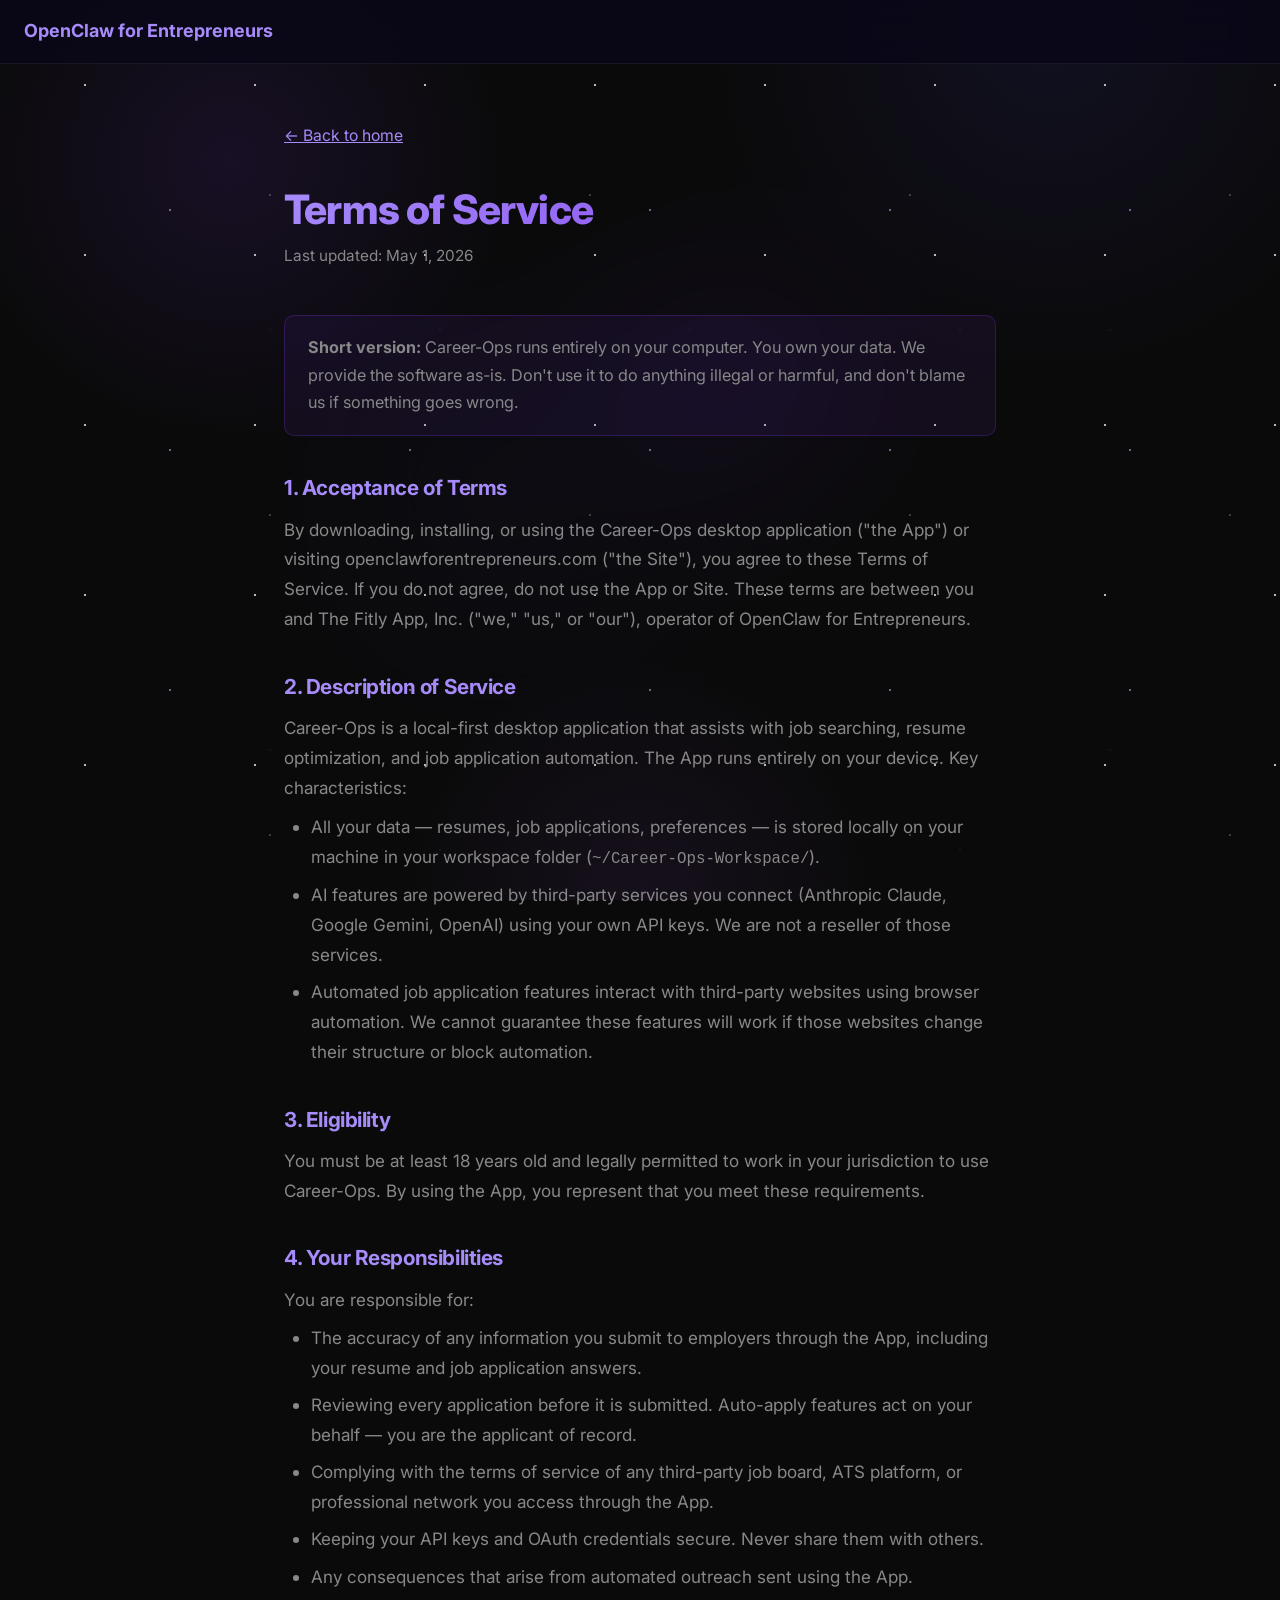
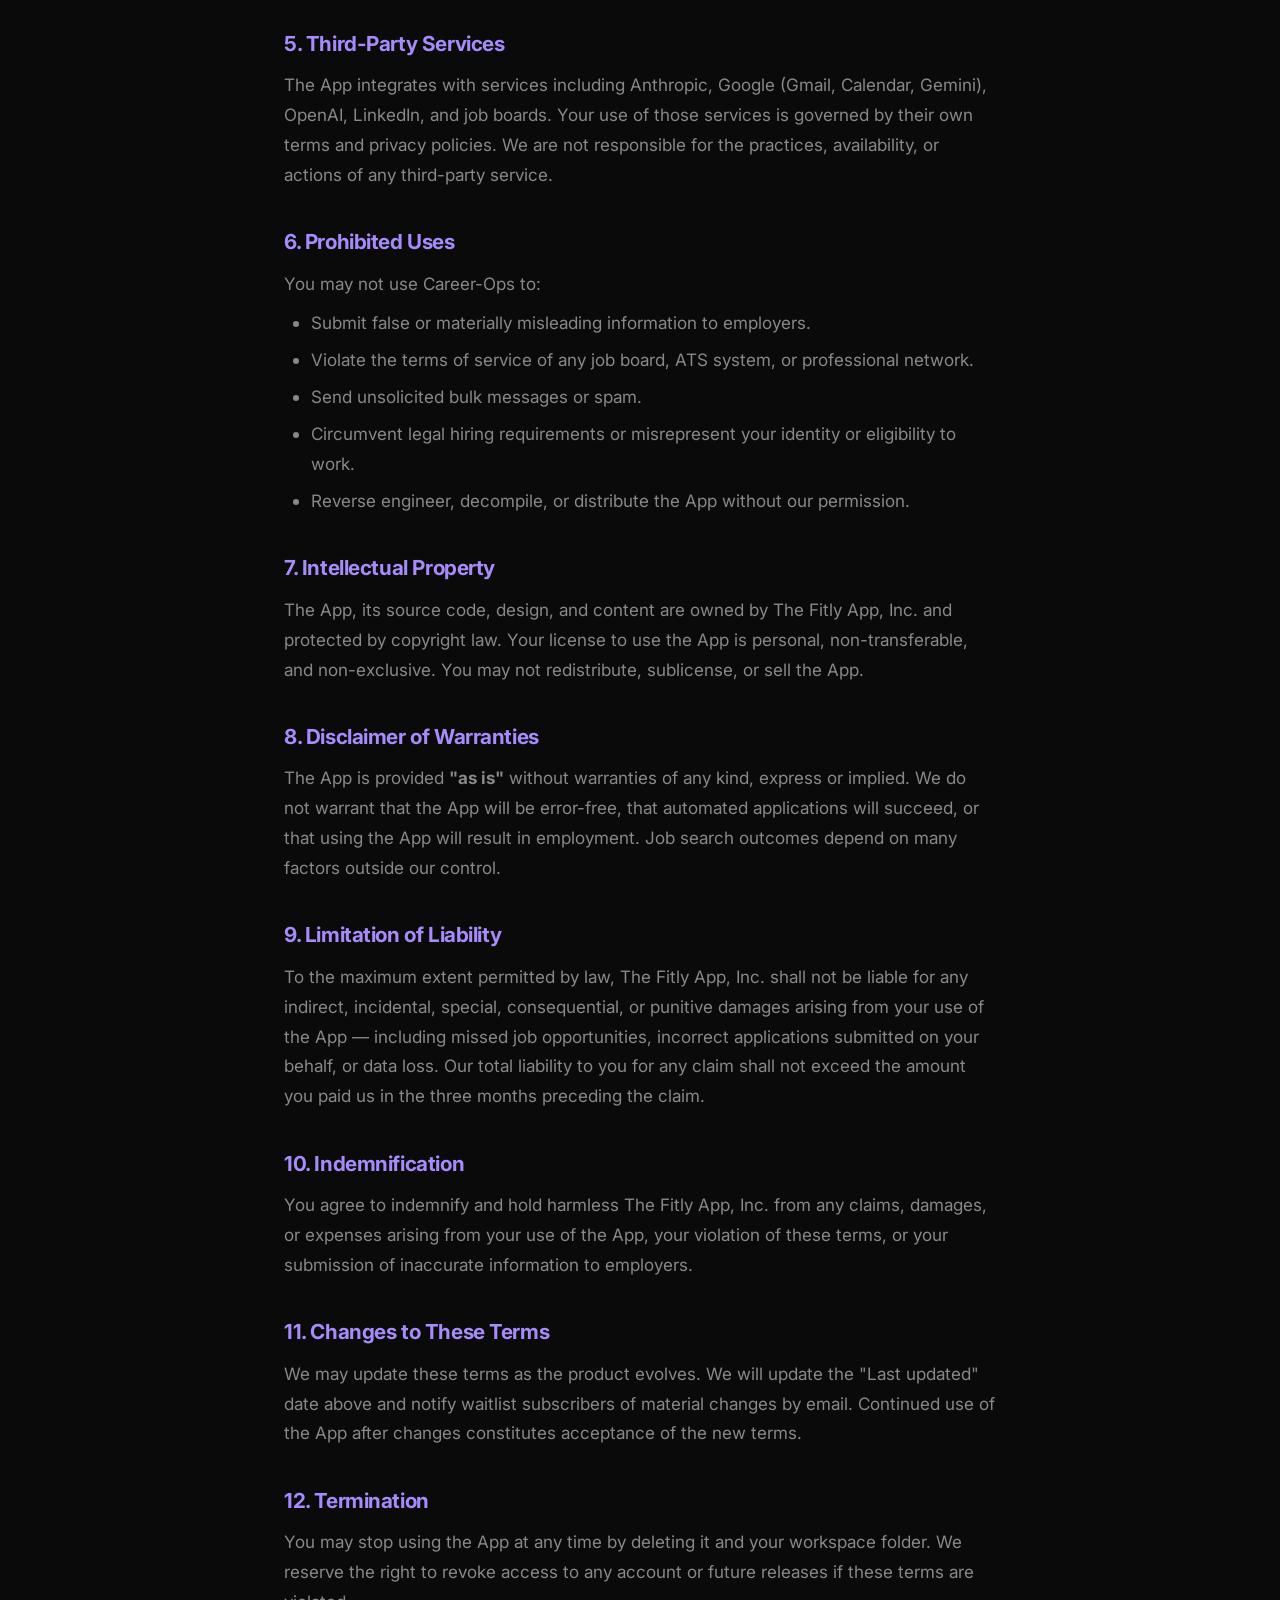
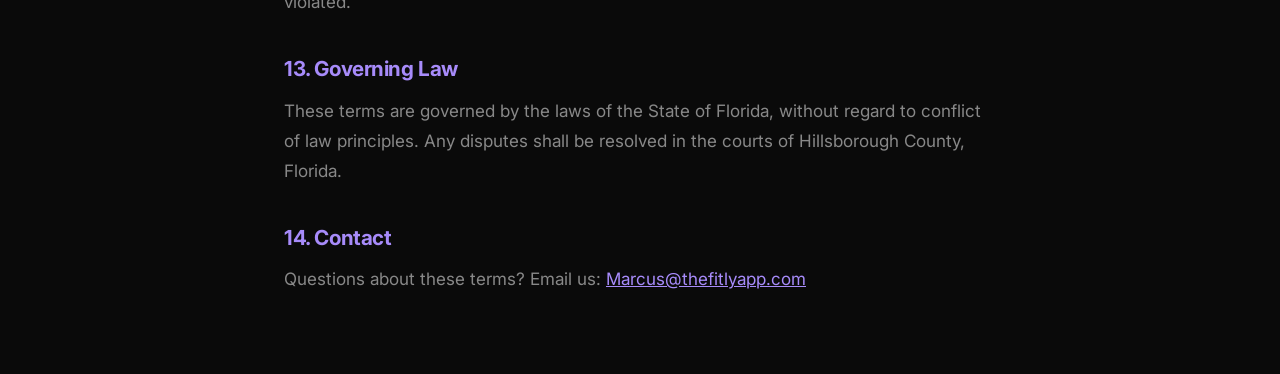
<file: terms.html>
<!DOCTYPE html>
<html lang="en">
<head>
  <meta charset="UTF-8" />
  <meta name="viewport" content="width=device-width, initial-scale=1.0" />
  <title>Terms of Service — OpenClaw for Entrepreneurs</title>
  <meta name="description" content="Terms of Service for OpenClaw for Entrepreneurs and the Career-Ops desktop app." />
  <meta name="robots" content="index, follow" />
  <link rel="canonical" href="https://openclawforentrepreneurs.com/terms" />
  <link rel="preconnect" href="https://fonts.googleapis.com" />
  <link rel="preconnect" href="https://fonts.gstatic.com" crossorigin />
  <link href="https://fonts.googleapis.com/css2?family=Inter:wght@400;500;600;700;800&display=swap" rel="stylesheet" />
  <link rel="stylesheet" href="styles.css" />
  <link rel="icon" href="data:image/svg+xml,<svg xmlns='http://www.w3.org/2000/svg' viewBox='0 0 32 32'><rect width='32' height='32' rx='6' fill='%237c3aed'/><text y='24' x='4' font-size='22'>🤖</text></svg>" />
  <style>
    .terms-wrap {
      max-width: 760px;
      margin: 0 auto;
      padding: 120px 24px 80px;
      color: var(--text, #f1f0ff);
    }
    .terms-wrap h1 {
      font-size: 2.25rem;
      font-weight: 800;
      margin-bottom: 0.5rem;
      background: linear-gradient(135deg, #a78bfa, #7c3aed);
      -webkit-background-clip: text;
      -webkit-text-fill-color: transparent;
      background-clip: text;
    }
    .terms-wrap .updated {
      font-size: 0.85rem;
      color: var(--muted, #9ca3af);
      margin-bottom: 2.5rem;
    }
    .terms-wrap h2 {
      font-size: 1.15rem;
      font-weight: 700;
      margin: 2.25rem 0 0.75rem;
      color: #a78bfa;
    }
    .terms-wrap p, .terms-wrap li {
      font-size: 0.95rem;
      line-height: 1.75;
      color: var(--muted, #c4c2d4);
    }
    .terms-wrap ul {
      padding-left: 1.5rem;
      margin: 0.5rem 0;
    }
    .terms-wrap li { margin-bottom: 0.4rem; }
    .terms-wrap a { color: #a78bfa; text-decoration: underline; }
    .terms-wrap .callout {
      background: rgba(124, 58, 237, 0.08);
      border: 1px solid rgba(124, 58, 237, 0.25);
      border-radius: 10px;
      padding: 1rem 1.25rem;
      margin: 1.5rem 0;
      font-size: 0.9rem;
      color: var(--muted, #c4c2d4);
    }
    .back-link {
      display: inline-flex;
      align-items: center;
      gap: 0.4rem;
      font-size: 0.875rem;
      color: #a78bfa;
      text-decoration: none;
      margin-bottom: 2rem;
    }
    .back-link:hover { text-decoration: underline; }
  </style>
</head>
<body data-theme="night">

<div class="page-bg" aria-hidden="true">
  <div class="page-bg__night-base"></div>
  <div class="page-bg__night-stars"></div>
  <div class="page-bg__aurora"></div>
</div>

<nav class="nav" style="position:fixed;top:0;left:0;right:0;z-index:100;padding:0 24px;height:64px;display:flex;align-items:center;background:rgba(10,8,24,0.85);backdrop-filter:blur(12px);border-bottom:1px solid rgba(255,255,255,0.06);">
  <a href="/" style="font-size:1rem;font-weight:700;color:#a78bfa;text-decoration:none;">OpenClaw for Entrepreneurs</a>
</nav>

<main class="terms-wrap">
  <a href="/" class="back-link">← Back to home</a>
  <h1>Terms of Service</h1>
  <p class="updated">Last updated: May 1, 2026</p>

  <div class="callout">
    <strong>Short version:</strong> Career-Ops runs entirely on your computer. You own your data. We provide the software as-is. Don't use it to do anything illegal or harmful, and don't blame us if something goes wrong.
  </div>

  <h2>1. Acceptance of Terms</h2>
  <p>By downloading, installing, or using the Career-Ops desktop application ("the App") or visiting openclawforentrepreneurs.com ("the Site"), you agree to these Terms of Service. If you do not agree, do not use the App or Site. These terms are between you and The Fitly App, Inc. ("we," "us," or "our"), operator of OpenClaw for Entrepreneurs.</p>

  <h2>2. Description of Service</h2>
  <p>Career-Ops is a local-first desktop application that assists with job searching, resume optimization, and job application automation. The App runs entirely on your device. Key characteristics:</p>
  <ul>
    <li>All your data — resumes, job applications, preferences — is stored locally on your machine in your workspace folder (<code>~/Career-Ops-Workspace/</code>).</li>
    <li>AI features are powered by third-party services you connect (Anthropic Claude, Google Gemini, OpenAI) using your own API keys. We are not a reseller of those services.</li>
    <li>Automated job application features interact with third-party websites using browser automation. We cannot guarantee these features will work if those websites change their structure or block automation.</li>
  </ul>

  <h2>3. Eligibility</h2>
  <p>You must be at least 18 years old and legally permitted to work in your jurisdiction to use Career-Ops. By using the App, you represent that you meet these requirements.</p>

  <h2>4. Your Responsibilities</h2>
  <p>You are responsible for:</p>
  <ul>
    <li>The accuracy of any information you submit to employers through the App, including your resume and job application answers.</li>
    <li>Reviewing every application before it is submitted. Auto-apply features act on your behalf — you are the applicant of record.</li>
    <li>Complying with the terms of service of any third-party job board, ATS platform, or professional network you access through the App.</li>
    <li>Keeping your API keys and OAuth credentials secure. Never share them with others.</li>
    <li>Any consequences that arise from automated outreach sent using the App.</li>
  </ul>

  <h2>5. Third-Party Services</h2>
  <p>The App integrates with services including Anthropic, Google (Gmail, Calendar, Gemini), OpenAI, LinkedIn, and job boards. Your use of those services is governed by their own terms and privacy policies. We are not responsible for the practices, availability, or actions of any third-party service.</p>

  <h2>6. Prohibited Uses</h2>
  <p>You may not use Career-Ops to:</p>
  <ul>
    <li>Submit false or materially misleading information to employers.</li>
    <li>Violate the terms of service of any job board, ATS system, or professional network.</li>
    <li>Send unsolicited bulk messages or spam.</li>
    <li>Circumvent legal hiring requirements or misrepresent your identity or eligibility to work.</li>
    <li>Reverse engineer, decompile, or distribute the App without our permission.</li>
  </ul>

  <h2>7. Intellectual Property</h2>
  <p>The App, its source code, design, and content are owned by The Fitly App, Inc. and protected by copyright law. Your license to use the App is personal, non-transferable, and non-exclusive. You may not redistribute, sublicense, or sell the App.</p>

  <h2>8. Disclaimer of Warranties</h2>
  <p>The App is provided <strong>"as is"</strong> without warranties of any kind, express or implied. We do not warrant that the App will be error-free, that automated applications will succeed, or that using the App will result in employment. Job search outcomes depend on many factors outside our control.</p>

  <h2>9. Limitation of Liability</h2>
  <p>To the maximum extent permitted by law, The Fitly App, Inc. shall not be liable for any indirect, incidental, special, consequential, or punitive damages arising from your use of the App — including missed job opportunities, incorrect applications submitted on your behalf, or data loss. Our total liability to you for any claim shall not exceed the amount you paid us in the three months preceding the claim.</p>

  <h2>10. Indemnification</h2>
  <p>You agree to indemnify and hold harmless The Fitly App, Inc. from any claims, damages, or expenses arising from your use of the App, your violation of these terms, or your submission of inaccurate information to employers.</p>

  <h2>11. Changes to These Terms</h2>
  <p>We may update these terms as the product evolves. We will update the "Last updated" date above and notify waitlist subscribers of material changes by email. Continued use of the App after changes constitutes acceptance of the new terms.</p>

  <h2>12. Termination</h2>
  <p>You may stop using the App at any time by deleting it and your workspace folder. We reserve the right to revoke access to any account or future releases if these terms are violated.</p>

  <h2>13. Governing Law</h2>
  <p>These terms are governed by the laws of the State of Florida, without regard to conflict of law principles. Any disputes shall be resolved in the courts of Hillsborough County, Florida.</p>

  <h2>14. Contact</h2>
  <p>Questions about these terms? Email us: <a href="mailto:Marcus@thefitlyapp.com">Marcus@thefitlyapp.com</a></p>
</main>

</body>
</html>
</file>
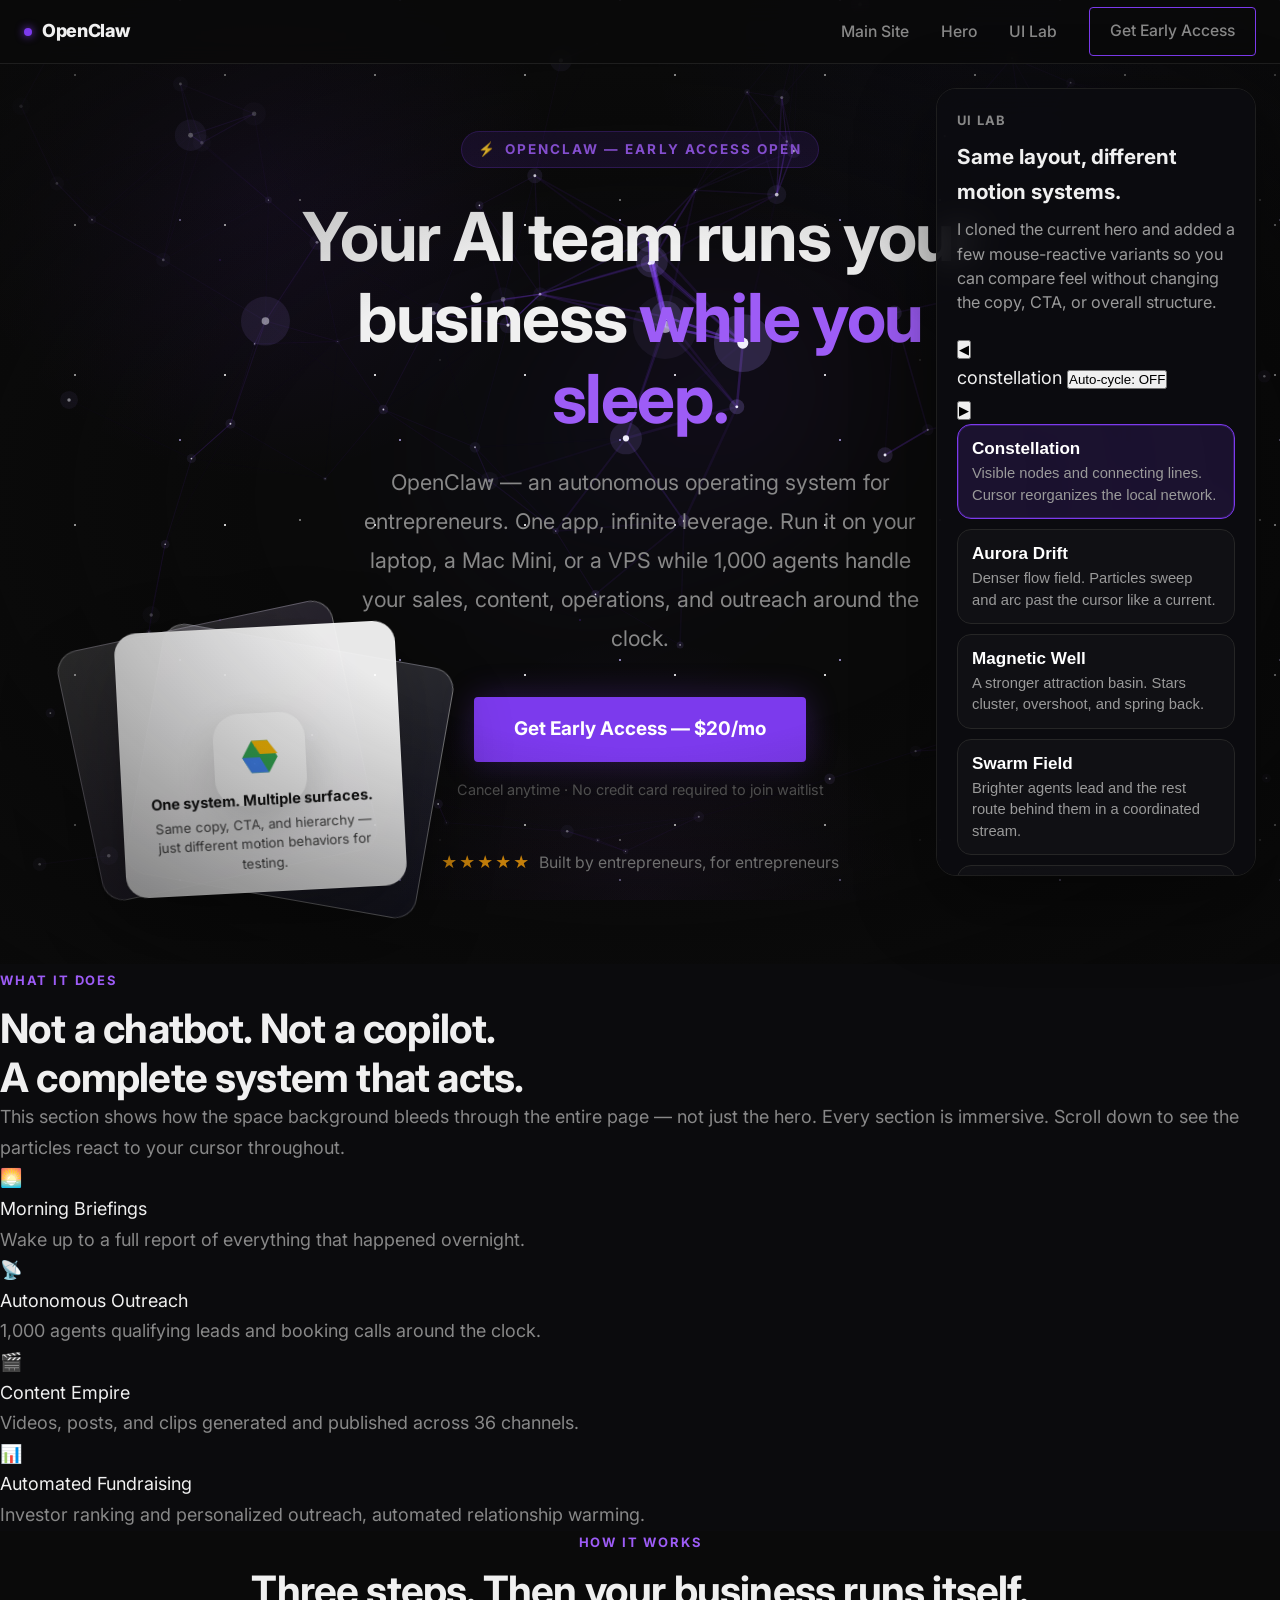
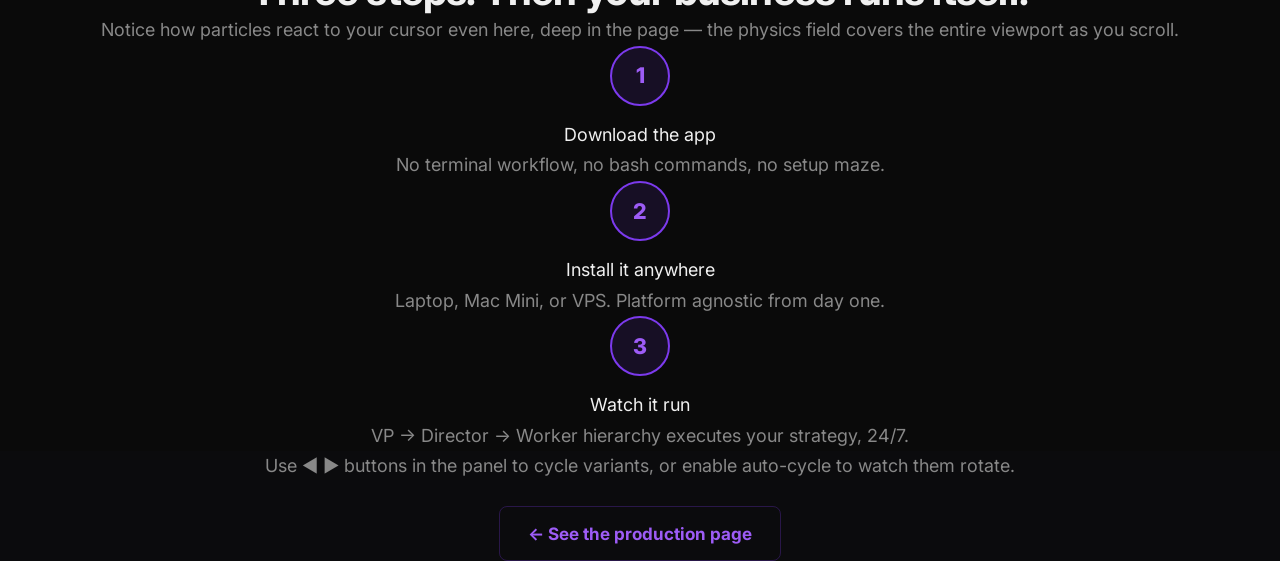
<file: ui-lab.html>
<!DOCTYPE html>
<html lang="en">
<head>
  <meta charset="UTF-8" />
  <meta name="viewport" content="width=device-width, initial-scale=1.0" />
  <title>UI Lab — OpenClaw for Entrepreneurs</title>
  <meta name="robots" content="noindex, nofollow" />
  <link rel="preconnect" href="https://fonts.googleapis.com" />
  <link rel="preconnect" href="https://fonts.gstatic.com" crossorigin />
  <link href="https://fonts.googleapis.com/css2?family=Inter:wght@400;500;600;700;800&family=JetBrains+Mono:wght@400;700&display=swap" rel="stylesheet" />
  <link rel="stylesheet" href="styles.css" />
  <style>
    body {
      background-color: #0a0a0a; /* Default/Night fallback */
      transition: background-color 0.5s ease;
    }

    .full-page-background {
      position: fixed;
      inset: 0;
      z-index: 0;
      overflow: hidden;
    }

    /* Content layers above the fixed background */
    .nav, .lab-shell, .lab-page-content { position: relative; z-index: 1; }

    .lab-stars,
    .lab-stars::before,
    .lab-stars::after,
    .lab-aurora,
    .lab-vignette,
    .lab-canvas {
      position: absolute; /* Changed from fixed to absolute */
      inset: 0;
      pointer-events: none;
      transition: opacity 0.5s ease, background 0.5s ease; /* For Day/Night transition */
    }
    .lab-stars,
    .lab-stars::before,
    .lab-stars::after {
      content: "";
      z-index: 0;
    }

    /* Night Mode Backgrounds */
    body[data-theme="night"] .lab-stars,
    .lab-stars { /* Default is night */
      background:
        radial-gradient(circle at 20% 20%, rgba(124,58,237,0.10), transparent 24%),
        radial-gradient(circle at 80% 0%, rgba(79,70,229,0.08), transparent 28%),
        radial-gradient(circle at 50% 100%, rgba(168,85,247,0.08), transparent 24%),
        #0a0a0a;
    }
    body[data-theme="night"] .lab-stars::before,
    .lab-stars::before {
      opacity: 0.92;
      background-image:
        radial-gradient(circle, rgba(255,255,255,0.90) 0.85px, transparent 1.2px),
        radial-gradient(circle, rgba(196,181,253,0.74) 0.78px, transparent 1.18px),
        radial-gradient(circle, rgba(255,255,255,0.50) 0.66px, transparent 1.02px);
      background-size: 150px 150px, 220px 220px, 320px 320px;
      background-position: 0 0, 70px 110px, 140px 40px;
      animation: driftStars 48s linear infinite;
    }
    body[data-theme="night"] .lab-stars::after,
    .lab-stars::after {
      opacity: 0.42;
      background-image:
        radial-gradient(circle, rgba(124,58,237,0.48) 1px, transparent 1.45px),
        radial-gradient(circle, rgba(255,255,255,0.22) 0.8px, transparent 1.2px);
      background-size: 360px 360px, 480px 480px;
      background-position: 40px 80px, 200px 120px;
      animation: driftStarsReverse 72s linear infinite;
    }
    body[data-theme="night"] .lab-aurora,
    .lab-aurora {
      opacity: 0.28;
      background:
        radial-gradient(circle 320px at calc(var(--mx, 50) * 1px) calc(var(--my, 50) * 1px), rgba(124,58,237,0.20), transparent 65%),
        radial-gradient(circle 420px at calc(var(--mx, 50) * 1px - 12%) calc(var(--my, 50) * 1px + 8%), rgba(79,70,229,0.14), transparent 68%);
      filter: blur(36px);
    }
    .lab-vignette {
      background: radial-gradient(ellipse 92% 86% at 50% 50%, transparent 36%, rgba(10,10,10,0.82) 100%);
      z-index: 2;
    }


    /* Day Mode Backgrounds */
    body[data-theme="day"] {
      background-color: #f0f0f0;
    }
    body[data-theme="day"] .lab-stars {
      background:
        radial-gradient(circle at 20% 20%, rgba(255, 255, 255, 0.3), transparent 24%),
        radial-gradient(circle at 80% 0%, rgba(255, 240, 200, 0.2), transparent 28%),
        radial-gradient(circle at 50% 100%, rgba(255, 230, 180, 0.2), transparent 24%),
        #f0f0f0;
    }
    body[data-theme="day"] .lab-stars::before {
      opacity: 0.92;
      background-image:
        radial-gradient(circle, rgba(255,255,255,0.90) 0.85px, transparent 1.2px),
        radial-gradient(circle, rgba(255,240,200,0.74) 0.78px, transparent 1.18px),
        radial-gradient(circle, rgba(255,255,255,0.50) 0.66px, transparent 1.02px);
    }
    body[data-theme="day"] .lab-stars::after {
      opacity: 0.42;
      background-image:
        radial-gradient(circle, rgba(255,200,100,0.48) 1px, transparent 1.45px),
        radial-gradient(circle, rgba(255,255,255,0.22) 0.8px, transparent 1.2px);
    }
    body[data-theme="day"] .lab-aurora {
      opacity: 0.8;
      background:
        radial-gradient(circle 320px at calc(var(--mx, 50) * 1px) calc(var(--my, 50) * 1px), rgba(255, 200, 100, 0.4), transparent 65%),
        radial-gradient(circle 420px at calc(var(--mx, 50) * 1px - 12%) calc(var(--my, 50) * 1px + 8%), rgba(255, 220, 150, 0.3), transparent 68%);
    }

    /* UI Elements - Night Mode */
    .lab-panel {
      position: fixed;
      top: 88px;
      right: 24px;
      bottom: 24px;
      z-index: 10;
      width: min(320px, calc(100vw - 48px));
      background: rgba(12, 12, 16, 0.88);
      border: 1px solid #1e1e1e;
      border-radius: 20px;
      backdrop-filter: blur(16px);
      box-shadow: 0 24px 80px rgba(0,0,0,0.45);
      padding: 20px;
      overflow-y: auto;
      transition: background 0.5s ease, border-color 0.5s ease, box-shadow 0.5s ease;
    }
    .lab-panel__eyebrow {
      font-size: 0.72rem;
      letter-spacing: 0.1em;
      text-transform: uppercase;
      color: #888;
      margin-bottom: 8px;
      font-weight: 700;
      transition: color 0.5s ease;
    }
    .lab-panel__title {
      font-size: 1.15rem;
      font-weight: 700;
      color: #f0f0f0;
      margin-bottom: 8px;
      transition: color 0.5s ease;
    }
    .lab-panel__copy {
      font-size: 0.9rem;
      color: #9a9a9a;
      line-height: 1.5;
      margin-bottom: 18px;
      transition: color 0.5s ease;
    }
    .lab-variants {
      display: grid;
      gap: 10px;
    }
    .lab-variant {
      width: 100%;
      border: 1px solid #262626;
      background: rgba(255,255,255,0.02);
      color: #d9d9d9;
      border-radius: 14px;
      padding: 14px 14px 12px;
      text-align: left;
      cursor: pointer;
      transition: border-color 0.2s ease, transform 0.2s ease, background 0.2s ease, color 0.5s ease;
    }
    .lab-variant:hover {
      border-color: #7c3aed88;
      transform: translateY(-1px);
      background: rgba(124, 58, 237, 0.08);
    }
    .lab-variant--active {
      border-color: #7c3aed;
      background: rgba(124, 58, 237, 0.14);
      box-shadow: 0 0 0 1px rgba(124, 58, 237, 0.28) inset;
    }
    .lab-variant__name {
      display: block;
      font-size: 0.95rem;
      font-weight: 700;
      margin-bottom: 4px;
      color: #fff;
      transition: color 0.5s ease;
    }
    .lab-variant__desc {
      display: block;
      font-size: 0.82rem;
      line-height: 1.45;
      color: #9a9a9a;
      transition: color 0.5s ease;
    }
    .lab-links {
      display: flex;
      gap: 10px;
      margin-top: 16px;
      flex-wrap: wrap;
    }
    .lab-link {
      font-size: 0.82rem;
      color: #b68cff;
      transition: color 0.5s ease;
    }

    /* UI Elements - Day Mode */
    body[data-theme="day"] .lab-panel {
      background: rgba(255,255,255,0.88);
      border: 1px solid #e0e0e0;
      box-shadow: 0 24px 80px rgba(0,0,0,0.1);
    }
    body[data-theme="day"] .lab-panel__eyebrow,
    body[data-theme="day"] .lab-panel__copy {
      color: #666;
    }
    body[data-theme="day"] .lab-panel__title {
      color: #333;
    }
    body[data-theme="day"] .lab-variant {
      border: 1px solid #d0d0d0;
      background: rgba(0,0,0,0.02);
      color: #444;
    }
    body[data-theme="day"] .lab-variant:hover {
      border-color: #a0a0a088;
      background: rgba(0,0,0,0.04);
    }
    body[data-theme="day"] .lab-variant--active {
      border-color: #888;
      background: rgba(0,0,0,0.08);
      box-shadow: 0 0 0 1px rgba(0,0,0,0.1) inset;
    }
    body[data-theme="day"] .lab-variant__name {
      color: #222;
    }
    body[data-theme="day"] .lab-link {
      color: #555;
    }

    /* Override solid section backgrounds for lab — need transparency to see effects */
    .lab-section--surface {
      background-color: rgba(14, 14, 18, 0.55) !important;
      backdrop-filter: blur(2px) !important;
      -webkit-backdrop-filter: blur(2px) !important;
    }
    body[data-theme="day"] .lab-section--surface {
      background-color: rgba(255, 249, 235, 0.55) !important;
    }

    /* Common layout styles */
    .lab-shell {
      position: relative;
      overflow: visible;
      background: transparent;
    }
    .hero--lab {
      min-height: 100vh;
      display: flex;
      align-items: center;
      justify-content: center;
      padding-top: 60px;
      position: relative;
      z-index: 2;
    }
    .hero__content--lab {
      position: relative;
      z-index: 2;
    }
    .lab-card-stack {
      position: absolute;
      left: 6vw;
      bottom: 8vh;
      width: min(360px, 32vw);
      min-width: 260px;
      z-index: 2;
      opacity: 0.95;
      pointer-events: none;
    }
    .lab-card {
      position: absolute;
      background: rgba(255,255,255,0.96);
      border-radius: 22px;
      box-shadow: 0 30px 80px rgba(0,0,0,0.28);
      border: 1px solid rgba(255,255,255,0.35);
    }
    .lab-card--rear {
      width: 78%;
      aspect-ratio: 1.1;
      bottom: 14px;
      left: 0;
      transform: rotate(-12deg);
      background: linear-gradient(145deg, rgba(255,255,255,0.18), rgba(124,58,237,0.12));
      backdrop-filter: blur(18px);
    }
    .lab-card--mid {
      width: 82%;
      aspect-ratio: 1.16;
      bottom: -6px;
      left: 18%;
      transform: rotate(10deg);
      background: linear-gradient(145deg, rgba(255,255,255,0.2), rgba(99,102,241,0.1));
      backdrop-filter: blur(18px);
    }
    .lab-card--front {
      position: relative;
      width: 78%;
      aspect-ratio: 1.06;
      margin-left: 12%;
      transform: rotate(-3deg);
      padding: 24px;
      display: flex;
      align-items: center;
      justify-content: center;
    }
    .lab-drive {
      width: 92px;
      height: 92px;
      border-radius: 26px;
      background: #ffffff;
      box-shadow: 0 16px 40px rgba(0,0,0,0.14);
      display: grid;
      place-items: center;
    }
    .lab-drive svg {
      width: 54px;
      height: 54px;
      display: block;
    }
    .lab-card__meta {
      position: absolute;
      left: 22px;
      bottom: 18px;
      right: 22px;
      font-size: 0.74rem;
      color: #444;
      line-height: 1.45;
    }
    .lab-card__meta strong {
      display: block;
      color: #111;
      font-size: 0.82rem;
      margin-bottom: 4px;
    }

    /* Auto-cycle timer bar */
    .lab-timer-wrap {
      margin: 12px 0 4px;
    }
    .lab-timer-track {
      height: 3px;
      background: rgba(255,255,255,0.08);
      border-radius: 2px;
      overflow: hidden;
      margin-bottom: 6px;
    }
    .lab-timer-bar {
      height: 100%;
      width: 100%;
      background: linear-gradient(90deg, #7c3aed, #9d5cf6, #7c3aed);
      background-size: 200% 100%;
      border-radius: 2px;
      transform-origin: left center;
      animation: none;
    }
    .lab-timer-bar--running {
      animation: timerCountdown 10s linear forwards;
    }
    .lab-timer-label {
      font-size: 0.72rem;
      color: #888;
      letter-spacing: 0.05em;
    }
    @keyframes timerCountdown {
      from { transform: scaleX(1); }
      to   { transform: scaleX(0); }
    }
    body[data-theme="day"] .lab-timer-bar { background: linear-gradient(90deg, #d97706, #fbbf24, #d97706); background-size: 200% 100%; }
    body[data-theme="day"] .lab-timer-label { color: #7c5c3a; }

    @keyframes driftStars {
      from { transform: translate3d(0, 0, 0); }
      to { transform: translate3d(-32px, -18px, 0); }
    }
    @keyframes driftStarsReverse {
      from { transform: translate3d(0, 0, 0); }
      to { transform: translate3d(24px, 20px, 0); }
    }
    @media (max-width: 1100px) {
      .lab-panel {
        position: relative;
        top: auto;
        right: auto;
        width: min(720px, calc(100vw - 48px));
        margin: 84px auto 0;
      }
      .hero--lab {
        min-height: auto;
        padding: 72px 0 120px;
      }
      .lab-card-stack {
        position: relative;
        left: auto;
        bottom: auto;
        width: min(420px, 72vw);
        margin: 24px auto 0;
      }
    }
    @media (max-width: 720px) {
      .lab-card-stack { width: min(320px, 80vw); min-width: 0; }
      .hero__headline { font-size: clamp(2.2rem, 10vw, 4rem); }
      .hero__sub { font-size: 1rem; }
    }
    /* ── BUTTON BORDER ANIMATIONS ──────────────── */
    .btn--primary.btn-anim {
      position: relative;
      overflow: hidden;
      z-index: 1;
    }
    .btn--primary.btn-anim::before {
      content: '';
      position: absolute;
      inset: -2px;
      border-radius: 6px;
      z-index: -1;
      opacity: 0;
      transition: opacity 0.3s ease;
    }
    .btn--primary.btn-anim.active::before { opacity: 1; }

    /* Slit: white highlight orbits the border */
    .btn--primary.btn-anim.btn-slit::before {
      background: conic-gradient(from var(--btn-angle, 0deg), transparent 0deg, transparent 340deg, rgba(255,255,255,0.9) 350deg, rgba(255,255,255,0.95) 355deg, transparent 360deg);
      mask: linear-gradient(#fff 0 0) content-box, linear-gradient(#fff 0 0);
      -webkit-mask: linear-gradient(#fff 0 0) content-box, linear-gradient(#fff 0 0);
      mask-composite: exclude;
      -webkit-mask-composite: xor;
      padding: 2px;
      animation: btn-slit-rotate 2.2s linear infinite;
    }
    @keyframes btn-slit-rotate { to { --btn-angle: 360deg; } }
    @property --btn-angle { syntax: '<angle>'; initial-value: 0deg; inherits: false; }

    /* Comet: glowing dot with trail */
    .btn--primary.btn-anim.btn-comet::before {
      background: conic-gradient(from var(--btn-angle, 0deg), transparent 0deg, transparent 300deg, rgba(167,139,250,0.3) 330deg, rgba(167,139,250,0.8) 350deg, rgba(255,255,255,0.95) 358deg, transparent 360deg);
      mask: linear-gradient(#fff 0 0) content-box, linear-gradient(#fff 0 0);
      -webkit-mask: linear-gradient(#fff 0 0) content-box, linear-gradient(#fff 0 0);
      mask-composite: exclude;
      -webkit-mask-composite: xor;
      padding: 2px;
      animation: btn-slit-rotate 2.8s linear infinite;
    }

    /* Pulse: sweeping glow wave */
    .btn--primary.btn-anim.btn-pulse::before {
      background: conic-gradient(from var(--btn-angle, 0deg), rgba(124,58,237,0.15) 0deg, rgba(124,58,237,0.6) 40deg, rgba(167,139,250,0.9) 80deg, rgba(124,58,237,0.6) 120deg, rgba(124,58,237,0.15) 160deg, transparent 200deg, transparent 360deg);
      mask: linear-gradient(#fff 0 0) content-box, linear-gradient(#fff 0 0);
      -webkit-mask: linear-gradient(#fff 0 0) content-box, linear-gradient(#fff 0 0);
      mask-composite: exclude;
      -webkit-mask-composite: xor;
      padding: 2px;
      animation: btn-slit-rotate 3s linear infinite;
    }

    /* Dual: two dots chasing each other */
    .btn--primary.btn-anim.btn-dual::before {
      background: conic-gradient(from var(--btn-angle, 0deg), transparent 0deg, rgba(255,255,255,0.9) 8deg, transparent 16deg, transparent 170deg, rgba(167,139,250,0.9) 178deg, transparent 186deg, transparent 360deg);
      mask: linear-gradient(#fff 0 0) content-box, linear-gradient(#fff 0 0);
      -webkit-mask: linear-gradient(#fff 0 0) content-box, linear-gradient(#fff 0 0);
      mask-composite: exclude;
      -webkit-mask-composite: xor;
      padding: 2px;
      animation: btn-slit-rotate 2s linear infinite;
    }
  </style>
</head>
<body data-variant="constellation" data-theme="night">
  <div class="full-page-background" aria-hidden="true">
    <div class="lab-stars"></div>
    <div class="lab-aurora"></div>
    <canvas class="lab-canvas" id="lab-particles"></canvas>
    <div class="lab-vignette"></div>
  </div>

  <nav class="nav">
    <div class="nav__logo">
      <span class="nav__logo-dot"></span>
      OpenClaw
    </div>
    <ul class="nav__links">
      <li><a href="index.html">Main Site</a></li>
      <li><a href="#hero">Hero</a></li>
      <li><a href="#lab">UI Lab</a></li>
      <li><a href="#waitlist" class="btn btn--secondary btn--sm">Get Early Access</a></li>
    </ul>
  </nav>

  <div class="lab-shell">
    <aside class="lab-panel" id="lab">
      <div class="lab-panel__eyebrow">UI Lab</div>
      <div class="lab-panel__title">Same layout, different motion systems.</div>
      <div class="lab-panel__copy">I cloned the current hero and added a few mouse-reactive variants so you can compare feel without changing the copy, CTA, or overall structure.</div>
      <!-- Auto-cycle controls -->
      <div class="lab-cycle-controls">
        <button class="lab-cycle-btn" id="lab-prev" aria-label="Previous variant">&#9664;</button>
        <div class="lab-cycle-info">
          <span id="lab-cycle-label">Manual</span>
          <button class="lab-autocycle-btn" id="lab-autocycle">Auto-cycle: OFF</button>
        </div>
        <button class="lab-cycle-btn" id="lab-next" aria-label="Next variant">&#9654;</button>
      </div>
      <!-- Timer bar — visible when auto-cycle is on -->
      <div class="lab-timer-wrap" id="lab-timer-wrap" style="display:none">
        <div class="lab-timer-track"><div class="lab-timer-bar" id="lab-timer-bar"></div></div>
        <span class="lab-timer-label" id="lab-timer-label">Next variant in 10s</span>
      </div>

      <div class="lab-variants">
        <button class="lab-variant lab-variant--active" data-variant="constellation">
          <span class="lab-variant__name">Constellation</span>
          <span class="lab-variant__desc">Visible nodes and connecting lines. Cursor reorganizes the local network.</span>
        </button>
        <button class="lab-variant" data-variant="aurora">
          <span class="lab-variant__name">Aurora Drift</span>
          <span class="lab-variant__desc">Denser flow field. Particles sweep and arc past the cursor like a current.</span>
        </button>
        <button class="lab-variant" data-variant="magnetic">
          <span class="lab-variant__name">Magnetic Well</span>
          <span class="lab-variant__desc">A stronger attraction basin. Stars cluster, overshoot, and spring back.</span>
        </button>
        <button class="lab-variant" data-variant="swarm">
          <span class="lab-variant__name">Swarm Field</span>
          <span class="lab-variant__desc">Brighter agents lead and the rest route behind them in a coordinated stream.</span>
        </button>
        <button class="lab-variant" data-variant="vortex">
          <span class="lab-variant__name">The Vortex</span>
          <span class="lab-variant__desc">Cursor creates a powerful rotational current, sucking particles into an orbit.</span>
        </button>
        <button class="lab-variant" data-variant="shockwave">
          <span class="lab-variant__name">Kinetic Shockwave</span>
          <span class="lab-variant__desc">Rapid cursor movement emits visible ripples that violently push particles away.</span>
        </button>
        <button class="lab-variant" data-variant="neuralweb">
          <span class="lab-variant__name">Neural Web</span>
          <span class="lab-variant__desc">Electrified lines flash and snap between nodes at high speed, like data transmission.</span>
        </button>
        <button class="lab-variant" data-variant="hyperspeed">
          <span class="lab-variant__name">Hyperspeed &#9889;</span>
          <span class="lab-variant__desc">4&#215; speed, violent attraction forces. The page feels electric and alive.</span>
        </button>
        <button class="lab-variant" data-variant="cosmiccalm">
          <span class="lab-variant__name">Cosmic Calm &#127754;</span>
          <span class="lab-variant__desc">Ultra-slow drift, barely perceptible motion. Meditative and serene.</span>
        </button>
        <button class="lab-variant" data-variant="chaos">
          <span class="lab-variant__name">Chaos Storm &#127754;</span>
          <span class="lab-variant__desc">High velocity, turbulent flow, repel and attract simultaneously.</span>
        </button>
        <button class="lab-variant" data-variant="day-full">
          <span class="lab-variant__name">&#9728;&#65039; Full Day Mode</span>
          <span class="lab-variant__desc">The complete warm sunrise look &#8212; how the entire page feels in day mode.</span>
        </button>
        <button class="lab-variant" data-variant="night-full">
          <span class="lab-variant__name">&#127769; Full Night Mode</span>
          <span class="lab-variant__desc">Pure deep space night &#8212; stars, aurora, purple constellation at full effect.</span>
        </button>
        <button class="lab-variant" data-variant="day-night">
          <span class="lab-variant__name">&#127749;&#65039; Sunrise Transition</span>
          <span class="lab-variant__desc">Auto-plays the slow night&#8594;day sunrise. Watch the colors and particles transform.</span>
        </button>
        <button class="lab-variant" data-variant="shootingstars">
          <span class="lab-variant__name">☄️ Shooting Stars</span>
          <span class="lab-variant__desc">Random shooting stars streak across every section. Fades in, blazes, fades out.</span>
        </button>
        <button class="lab-variant" data-variant="btn-slit">
          <span class="lab-variant__name">🔲 Button: Light Slit</span>
          <span class="lab-variant__desc">A white slit of light orbits the CTA button border continuously.</span>
        </button>
        <button class="lab-variant" data-variant="btn-comet">
          <span class="lab-variant__name">🔲 Button: Comet Trail</span>
          <span class="lab-variant__desc">A glowing dot with a fading trail traces the button border.</span>
        </button>
        <button class="lab-variant" data-variant="btn-pulse">
          <span class="lab-variant__name">🔲 Button: Pulse Glow</span>
          <span class="lab-variant__desc">The border pulses with a traveling glow wave that sweeps around.</span>
        </button>
        <button class="lab-variant" data-variant="btn-dual">
          <span class="lab-variant__name">🔲 Button: Dual Chase</span>
          <span class="lab-variant__desc">Two light points chase each other around the border in opposite directions.</span>
        </button>
      </div>
      <div class="lab-links">
        <a class="lab-link" href="index.html">&#8592; Back to production page</a>
      </div>
    </aside>

    <section class="hero hero--lab" id="hero">
      <div class="hero__content hero__content--lab">
        <div class="hero__eyebrow">
          <span>⚡</span>
          OpenClaw — Early Access Open
        </div>

        <h1 class="hero__headline">
          Your AI team runs your<br>
          business <span>while you sleep.</span>
        </h1>

        <p class="hero__sub">
          OpenClaw — an autonomous operating system for entrepreneurs.
          One app, infinite leverage. Run it on your laptop, a Mac Mini, or a VPS while
          1,000 agents handle your sales, content, operations, and outreach around the clock.
        </p>

        <div class="hero__cta-group">
          <a href="index.html#waitlist" class="btn btn--primary">
            Get Early Access — $20/mo
          </a>
          <p class="hero__microcopy">Cancel anytime · No credit card required to join waitlist</p>
        </div>

        <div class="hero__social-proof">
          <span class="hero__stars">★★★★★</span>
          <span>Built by entrepreneurs, for entrepreneurs</span>
        </div>
      </div>

      <div class="lab-card-stack" aria-hidden="true">
        <div class="lab-card lab-card--rear"></div>
        <div class="lab-card lab-card--mid"></div>
        <div class="lab-card lab-card--front">
          <div class="lab-drive">
            <svg viewBox="0 0 64 64" fill="none" xmlns="http://www.w3.org/2000/svg">
              <path d="M22.5 10 11 30l10.5 18h21L53 30 41.5 10h-19Z" fill="#34A853"/>
              <path d="M22.5 10 32 26h21L41.5 10h-19Z" fill="#FBBC05"/>
              <path d="M11 30h21l10 18H21.5L11 30Z" fill="#4285F4"/>
            </svg>
          </div>
          <div class="lab-card__meta">
            <strong>One system. Multiple surfaces.</strong>
            Same copy, CTA, and hierarchy — just different motion behaviors for testing.
          </div>
        </div>
      </div>
    </section>

    <!-- Full-page content preview — shows how background + particles affect the whole scrollable page -->
    <div class="lab-page-content">
      <div class="lab-divider"></div>
      <section class="lab-section lab-section--surface">
        <div class="lab-content-preview">
          <span style="display:inline-block;font-size:0.72rem;font-weight:700;letter-spacing:0.14em;text-transform:uppercase;color:#9d5cf6;margin-bottom:14px;transition:color 3.5s ease" id="lab-eyebrow-features">What It Does</span>
          <h2 class="lab-preview-heading">Not a chatbot. Not a copilot.<br>A complete system that acts.</h2>
          <p class="lab-preview-sub">This section shows how the space background bleeds through the entire page &#8212; not just the hero. Every section is immersive. Scroll down to see the particles react to your cursor throughout.</p>
          <div class="lab-mini-cards">
            <div class="lab-mini-card"><div class="lab-mini-card__icon">&#127749;</div><div class="lab-mini-card__title">Morning Briefings</div><p class="lab-mini-card__desc">Wake up to a full report of everything that happened overnight.</p></div>
            <div class="lab-mini-card"><div class="lab-mini-card__icon">&#128225;</div><div class="lab-mini-card__title">Autonomous Outreach</div><p class="lab-mini-card__desc">1,000 agents qualifying leads and booking calls around the clock.</p></div>
            <div class="lab-mini-card"><div class="lab-mini-card__icon">&#127916;</div><div class="lab-mini-card__title">Content Empire</div><p class="lab-mini-card__desc">Videos, posts, and clips generated and published across 36 channels.</p></div>
            <div class="lab-mini-card"><div class="lab-mini-card__icon">&#128202;</div><div class="lab-mini-card__title">Automated Fundraising</div><p class="lab-mini-card__desc">Investor ranking and personalized outreach, automated relationship warming.</p></div>
          </div>
        </div>
      </section>
      <div class="lab-divider"></div>
      <section class="lab-section">
        <div class="lab-content-preview">
          <span style="display:block;font-size:0.72rem;font-weight:700;letter-spacing:0.14em;text-transform:uppercase;color:#9d5cf6;margin-bottom:14px;text-align:center;transition:color 3.5s ease" id="lab-eyebrow-how">How It Works</span>
          <h2 class="lab-preview-heading" style="text-align:center">Three steps. Then your business runs itself.</h2>
          <p class="lab-preview-sub" style="text-align:center">Notice how particles react to your cursor even here, deep in the page &#8212; the physics field covers the entire viewport as you scroll.</p>
          <div class="lab-mini-cards">
            <div class="lab-mini-card" style="text-align:center">
              <div id="step1" style="width:60px;height:60px;border-radius:50%;background:rgba(124,58,237,0.12);border:2px solid #7c3aed;display:flex;align-items:center;justify-content:center;font-size:1.2rem;font-weight:800;color:#9d5cf6;margin:0 auto 14px;transition:all 3.5s ease">1</div>
              <div class="lab-mini-card__title">Download the app</div><p class="lab-mini-card__desc">No terminal workflow, no bash commands, no setup maze.</p>
            </div>
            <div class="lab-mini-card" style="text-align:center">
              <div id="step2" style="width:60px;height:60px;border-radius:50%;background:rgba(124,58,237,0.12);border:2px solid #7c3aed;display:flex;align-items:center;justify-content:center;font-size:1.2rem;font-weight:800;color:#9d5cf6;margin:0 auto 14px;transition:all 3.5s ease">2</div>
              <div class="lab-mini-card__title">Install it anywhere</div><p class="lab-mini-card__desc">Laptop, Mac Mini, or VPS. Platform agnostic from day one.</p>
            </div>
            <div class="lab-mini-card" style="text-align:center">
              <div id="step3" style="width:60px;height:60px;border-radius:50%;background:rgba(124,58,237,0.12);border:2px solid #7c3aed;display:flex;align-items:center;justify-content:center;font-size:1.2rem;font-weight:800;color:#9d5cf6;margin:0 auto 14px;transition:all 3.5s ease">3</div>
              <div class="lab-mini-card__title">Watch it run</div><p class="lab-mini-card__desc">VP &#8594; Director &#8594; Worker hierarchy executes your strategy, 24/7.</p>
            </div>
          </div>
        </div>
      </section>
      <div class="lab-divider"></div>
      <section class="lab-section lab-section--surface" style="text-align:center">
        <div class="lab-content-preview" style="text-align:center">
          <p class="lab-preview-sub" style="margin-bottom:24px">Use &#9664; &#9654; buttons in the panel to cycle variants, or enable auto-cycle to watch them rotate.</p>
          <a href="index.html" id="lab-back-link" style="display:inline-flex;align-items:center;gap:8px;font-weight:700;font-size:0.95rem;color:#9d5cf6;border:1px solid #7c3aed44;padding:12px 28px;border-radius:8px;text-decoration:none;transition:all 3.5s ease">&#8592; See the production page</a>
        </div>
      </section>
    </div>

  </div>

  <script>
    (function () {
      const root = document.documentElement;
      const body = document.body;
      const buttons = Array.from(document.querySelectorAll('.lab-variant'));
      const canvas = document.getElementById('lab-particles');
      const labShell = document.querySelector('.lab-shell');
      let currentVariant = body.getAttribute('data-variant') || 'constellation';

      function createParticleField(canvas, getVariant) {
        if (!canvas || !canvas.getContext) return null;
        const ctx = canvas.getContext('2d');
        if (!ctx) return null;
        const particles = [];
        const pointer = { x: 0, y: 0, targetX: 0, targetY: 0, active: false, speed: 0, wasMoving: false };
        const dpr = Math.min(window.devicePixelRatio || 1, 2);
        let width = 0;
        let height = 0;
        let rafId = null;

        function variant() {
          return getVariant();
        }

        function resize() {
          width = window.innerWidth;
          height = window.innerHeight;
          canvas.width = Math.round(width * dpr);
          canvas.height = Math.round(height * dpr);
          ctx.setTransform(dpr, 0, 0, dpr, 0, 0);
          seed();
        }

        function seed() {
          const cfg = variant();
          particles.length = 0;
          for (let i = 0; i < cfg.count; i += 1) {
            particles.push({
              x: Math.random() * width,
              y: Math.random() * height,
              vx: (Math.random() - 0.5) * cfg.seedVelocity,
              vy: (Math.random() - 0.5) * cfg.seedVelocity,
              baseSize: cfg.minSize + Math.random() * (cfg.maxSize - cfg.minSize),
              depth: 0.42 + Math.random() * 0.95,
              twinkle: Math.random() * Math.PI * 2,
              leader: Math.random() < (cfg.leaderRate || 0) ? 1 : 0,
              attract: cfg.attract || 0,
              swirl: cfg.swirl || 0,
              repel: cfg.repel || 0,
              initialVx: (Math.random() - 0.5) * cfg.seedVelocity,
              initialVy: (Math.random() - 0.5) * cfg.seedVelocity
            });
          }
        }

        function setPointer(x, y, active) {
          pointer.targetX = x;
          pointer.targetY = y;
          if (!pointer.active || (Math.abs(pointer.x - x) > 50 || Math.abs(pointer.y - y) > 50)) { // Snap if far away or inactive
            pointer.x = x;
            pointer.y = y;
          }
          pointer.active = active;
        }

        function updatePointer() {
          const prevPointerX = pointer.x;
          const prevPointerY = pointer.y;

          pointer.x += (pointer.targetX - pointer.x) * 0.16;
          pointer.y += (pointer.targetY - pointer.y) * 0.16;

          const pointerMovedX = pointer.x - prevPointerX;
          const pointerMovedY = pointer.y - prevPointerY;
          pointer.speed = Math.hypot(pointerMovedX, pointerMovedY);
          pointer.wasMoving = pointer.speed > 5; // Threshold for considering it "moving"
        }

        function stepParticle(p, cfg, time) {
          p.twinkle += 0.009 * cfg.twinkleSpeed;
          p.vx *= cfg.friction;
          p.vy *= cfg.friction;

          // Base drift force
          p.vx += (Math.sin((p.y + time * 0.018) * 0.01 * cfg.flowScale) * 0.0028 + (Math.random() - 0.5) * 0.0009) * cfg.driftForce;
          p.vy += (Math.cos((p.x - time * 0.014) * 0.01 * cfg.flowScale) * 0.0028 + (Math.random() - 0.5) * 0.0009) * cfg.driftForce;

          // Leader bias
          if (p.leader) {
            p.vx += Math.sin(time * 0.0006 + p.twinkle) * 0.006 * cfg.leaderBias;
            p.vy += Math.cos(time * 0.0005 + p.twinkle) * 0.006 * cfg.leaderBias;
          }

          const dx = pointer.x - p.x;
          const dy = pointer.y - p.y;
          const dist = Math.hypot(dx, dy) || 0.001;
          const radius = cfg.radius * p.depth;

          if (pointer.active || cfg.alwaysInteractive) {
            if (dist < radius) {
              const force = 1 - dist / radius; // Force is stronger closer to pointer
              const nx = dx / dist; // Normalized vector towards pointer
              const ny = dy / dist;

              if (cfg.attract) {
                p.vx += nx * cfg.attract * force * p.depth;
                p.vy += ny * cfg.attract * force * p.depth;
              }
              if (cfg.swirl) {
                p.vx += -ny * cfg.swirl * force * p.depth;
                p.vy += nx * cfg.swirl * force * p.depth;
              }
              if (cfg.repel) {
                p.vx -= nx * cfg.repel * force * p.depth;
                p.vy -= ny * cfg.repel * force * p.depth;
              }
              if (cfg.vortexStrength && cfg.vortexRadius) {
                  const vortexForce = cfg.vortexStrength * force;
                  const angle = Math.atan2(ny, nx);
                  p.vx += vortexForce * -Math.sin(angle);
                  p.vy += vortexForce * Math.cos(angle);
              }
              if (cfg.shockwaveStrength && cfg.shockwaveRadius && pointer.wasMoving) { // Only if pointer was moving
                  const shockForce = cfg.shockwaveStrength * force * pointer.speed;
                  p.vx -= nx * shockForce * p.depth;
                  p.vy -= ny * shockForce * p.depth;
              }
            }
          }
          if (cfg.neuralWebAttract && dist < cfg.neuralWebRadius) {
              const neuralForce = (1 - dist / cfg.neuralWebRadius) * cfg.neuralWebAttract;
              p.vx += nx * neuralForce;
              p.vy += ny * neuralForce;
          }


          p.x += p.vx;
          p.y += p.vy;

          if (p.x < -30) p.x = width + 30;
          if (p.x > width + 30) p.x = -30;
          if (p.y < -30) p.y = height + 30;
          if (p.y > height + 30) p.y = -30;
        }

        function draw(time) {
          const cfg = variant();
          ctx.clearRect(0, 0, width, height);
          updatePointer();

          particles.forEach(function (p) {
            stepParticle(p, cfg, time || 0);
          });
          for (let i = 0; i < particles.length; i += 1) {
            const a = particles[i];
            const aPointerDist = Math.hypot(pointer.x - a.x, pointer.y - a.y) || 0.001;
            const aPointerBoost = Math.max(0, 1 - aPointerDist / (cfg.pointerLineRadius || 220));
            for (let j = i + 1; j < particles.length; j += 1) {
              const b = particles[j];
              const dx = a.x - b.x;
              const dy = a.y - b.y;
              const dist = Math.hypot(dx, dy);
              if (dist > cfg.lineDistance) continue;

              let lineAlpha = (1 - dist / cfg.lineDistance) * cfg.lineOpacity * Math.min(a.depth, b.depth) * (a.leader || b.leader ? 1.2 : 1);
              let lineWidth = cfg.lineWidth;

              if (cfg.neuralWebSpeed && dist < cfg.neuralWebLineDistance) {
                  lineAlpha *= (1 + cfg.neuralWebLineBoost * (1 - dist / cfg.neuralWebLineDistance));
                  lineWidth *= (1 + cfg.neuralWebLineBoost * 0.5 * (1 - dist / cfg.neuralWebLineDistance));
              }

              const bPointerDist = Math.hypot(pointer.x - b.x, pointer.y - b.y) || 0.001;
              const bPointerBoost = Math.max(0, 1 - bPointerDist / (cfg.pointerLineRadius || 220));
              const pointerBoost = 1 + Math.max(aPointerBoost, bPointerBoost) * (cfg.pointerLineBoost || 2.2);
              lineAlpha *= pointerBoost;
              lineWidth *= (1 + Math.max(aPointerBoost, bPointerBoost) * 1.6);


              if (lineAlpha <= 0.01) continue;
              ctx.beginPath();
              ctx.strokeStyle = 'rgba(' + cfg.lineColor.join(',') + ',' + Math.min(lineAlpha, 0.92).toFixed(3) + ')';
              ctx.lineWidth = lineWidth;
              ctx.moveTo(a.x, a.y);
              ctx.lineTo(b.x, b.y);
              ctx.stroke();
            }
          }
          particles.forEach(function (p) {
            const pulse = 0.66 + 0.34 * Math.sin(p.twinkle + (time || 0) * 0.0012);
            const pointerDist = Math.hypot(pointer.x - p.x, pointer.y - p.y) || 0.001;
            const pointerBoost = Math.max(0, 1 - pointerDist / (cfg.pointerNodeRadius || 180));
            const size = p.baseSize * p.depth * (p.leader ? 1.45 : 1) * (1 + pointerBoost * (cfg.pointerNodeScale || 1.8));
            const alpha = cfg.nodeOpacity * pulse * (1 + pointerBoost * (cfg.pointerAlphaBoost || 0.9));
            ctx.beginPath();
            ctx.fillStyle = 'rgba(' + cfg.glowColor.join(',') + ',' + Math.min(alpha * (p.leader ? 0.22 : 0.12), 0.9).toFixed(3) + ')';
            ctx.arc(p.x, p.y, size * (p.leader ? 6.4 : 5.2), 0, Math.PI * 2);
            ctx.fill();
            ctx.beginPath();
            ctx.fillStyle = 'rgba(' + cfg.nodeColor.join(',') + ',' + Math.min(alpha, 0.98).toFixed(3) + ')';
            ctx.arc(p.x, p.y, Math.max(0.55, size), 0, Math.PI * 2);
            ctx.fill();
          });
          if (shootingStarsEnabled) drawShootingStars();
          rafId = requestAnimationFrame(draw);
        }

        /* ── SHOOTING STARS OVERLAY ───────────────── */
        var shootingStars = [];
        var shootingStarsEnabled = false;

        function spawnShootingStar() {
          var startX = Math.random() * W;
          var startY = Math.random() * H * 0.6;
          var angle = Math.PI * 0.15 + Math.random() * Math.PI * 0.2;
          var speed = 6 + Math.random() * 10;
          var len = 60 + Math.random() * 120;
          var life = 0;
          var maxLife = 40 + Math.random() * 30;
          var hue = Math.random() < 0.7 ? '255,255,255' : '167,139,250';
          shootingStars.push({ x: startX, y: startY, angle: angle, speed: speed, len: len, life: life, maxLife: maxLife, hue: hue });
        }

        function drawShootingStars() {
          if (!shootingStarsEnabled) return;
          if (Math.random() < 0.04) spawnShootingStar();
          for (var i = shootingStars.length - 1; i >= 0; i--) {
            var s = shootingStars[i];
            s.life++;
            s.x += Math.cos(s.angle) * s.speed;
            s.y += Math.sin(s.angle) * s.speed;
            var progress = s.life / s.maxLife;
            var alpha = progress < 0.2 ? progress / 0.2 : progress > 0.7 ? (1 - progress) / 0.3 : 1;
            alpha = Math.max(0, Math.min(1, alpha)) * 0.9;
            var tailX = s.x - Math.cos(s.angle) * s.len;
            var tailY = s.y - Math.sin(s.angle) * s.len;
            var grad = ctx.createLinearGradient(tailX, tailY, s.x, s.y);
            grad.addColorStop(0, 'rgba(' + s.hue + ',0)');
            grad.addColorStop(0.6, 'rgba(' + s.hue + ',' + (alpha * 0.4).toFixed(3) + ')');
            grad.addColorStop(1, 'rgba(' + s.hue + ',' + alpha.toFixed(3) + ')');
            ctx.beginPath();
            ctx.strokeStyle = grad;
            ctx.lineWidth = 1.5 + alpha;
            ctx.moveTo(tailX, tailY);
            ctx.lineTo(s.x, s.y);
            ctx.stroke();
            ctx.beginPath();
            ctx.fillStyle = 'rgba(' + s.hue + ',' + alpha.toFixed(3) + ')';
            ctx.arc(s.x, s.y, 1.5 + alpha, 0, Math.PI * 2);
            ctx.fill();
            if (s.life >= s.maxLife || s.x > W + 100 || s.y > H + 100 || s.x < -100) {
              shootingStars.splice(i, 1);
            }
          }
        }

        resize();
        rafId = requestAnimationFrame(draw);
        return {
          resize: resize,
          reseed: seed,
          setPointer: setPointer,
          setShootingStars: function(on) { shootingStarsEnabled = on; if (!on) shootingStars.length = 0; },
          drawShootingStars: drawShootingStars,
          destroy: function () {
            if (rafId) cancelAnimationFrame(rafId);
          }
        };
      }

      /* ── VARIANT CONFIGS ──────────────────────────────────── */
      const variants = {
        constellation: {
          count:96, seedVelocity:0.30, minSize:0.68, maxSize:2.0,
          driftForce:1.0, flowScale:1.0, friction:0.982, radius:220,
          attract:0.050, swirl:0.030, repel:0.004,
          lineDistance:156, lineOpacity:0.24, lineWidth:1.05,
          lineColor:[124,58,237], nodeColor:[245,244,255], glowColor:[167,139,250],
          nodeOpacity:0.92, twinkleSpeed:1, leaderRate:0.02, leaderBias:0.2,
          pointerLineRadius:260, pointerLineBoost:3.4, pointerNodeRadius:220, pointerNodeScale:2.8, pointerAlphaBoost:1.4,
          alwaysInteractive:false
        },
        aurora: {
          count:132, seedVelocity:0.46, minSize:0.58, maxSize:1.72,
          driftForce:1.9, flowScale:1.85, friction:0.988, radius:250,
          attract:0.014, swirl:0.040, repel:0,
          lineDistance:124, lineOpacity:0.09, lineWidth:0.9,
          lineColor:[99,102,241], nodeColor:[219,234,254], glowColor:[129,140,248],
          nodeOpacity:0.76, twinkleSpeed:1.25, leaderRate:0.05, leaderBias:0.65,
          pointerLineRadius:180, pointerLineBoost:1.1, pointerNodeRadius:160, pointerNodeScale:0.9, pointerAlphaBoost:0.5,
          alwaysInteractive:false
        },
        magnetic: {
          count:110, seedVelocity:0.45, minSize:0.72, maxSize:2.8,
          driftForce:1.2, flowScale:1.1, friction:0.975, radius:320,
          attract:0.120, swirl:0.080, repel:0,
          lineDistance:190, lineOpacity:0.28, lineWidth:1.4,
          lineColor:[168,85,247], nodeColor:[255,250,255], glowColor:[196,181,253],
          nodeOpacity:0.98, twinkleSpeed:1.5, leaderRate:0.05, leaderBias:0.4,
          pointerLineRadius:340, pointerLineBoost:3.8, pointerNodeRadius:300, pointerNodeScale:3.5, pointerAlphaBoost:1.8,
          alwaysInteractive:true
        },
        swarm: {
          count:118, seedVelocity:0.38, minSize:0.6, maxSize:1.85,
          driftForce:1.45, flowScale:1.35, friction:0.986, radius:230,
          attract:0.020, swirl:0.026, repel:0.018,
          lineDistance:116, lineOpacity:0.15, lineWidth:0.9,
          lineColor:[56,189,248], nodeColor:[240,249,255], glowColor:[56,189,248],
          nodeOpacity:0.86, twinkleSpeed:1.12, leaderRate:0.10, leaderBias:1.15,
          pointerLineRadius:170, pointerLineBoost:1.0, pointerNodeRadius:150, pointerNodeScale:1.1, pointerAlphaBoost:0.6,
          alwaysInteractive:true
        },
        vortex: {
          count:100, seedVelocity:0.5, minSize:0.8, maxSize:2.5,
          driftForce:0.8, flowScale:1.5, friction:0.96, radius:180,
          attract:0.03, swirl:0.08, repel:0.01, vortexStrength:0.07, vortexRadius:160,
          lineDistance:80, lineOpacity:0.1, lineWidth:0.8,
          lineColor:[255,100,200], nodeColor:[255,180,220], glowColor:[255,120,200],
          nodeOpacity:0.9, twinkleSpeed:1.3, leaderRate:0.03, leaderBias:0.8,
          pointerLineRadius:120, pointerLineBoost:2.0, pointerNodeRadius:100, pointerNodeScale:2.5, pointerAlphaBoost:1.5,
          alwaysInteractive:true
        },
        shockwave: {
          count:80, seedVelocity:0.2, minSize:1.0, maxSize:3.0,
          driftForce:0.5, flowScale:0.5, friction:0.9, radius:250,
          attract:0, swirl:0, repel:0.05, shockwaveStrength:0.15, shockwaveRadius:300,
          lineDistance:180, lineOpacity:0.05, lineWidth:1.0,
          lineColor:[100,200,255], nodeColor:[180,220,255], glowColor:[150,200,255],
          nodeOpacity:0.95, twinkleSpeed:0.8, leaderRate:0, leaderBias:0,
          pointerLineRadius:0, pointerLineBoost:0, pointerNodeRadius:0, pointerNodeScale:0, pointerAlphaBoost:0,
          alwaysInteractive:true
        },
        neuralweb: {
          count:120, seedVelocity:0.6, minSize:0.5, maxSize:1.5,
          driftForce:1.8, flowScale:2.0, friction:0.99, radius:100,
          attract:0.02, swirl:0.01, repel:0.005,
          neuralWebAttract:0.08, neuralWebRadius:150, neuralWebLineDistance:120, neuralWebLineBoost:2.5, neuralWebLineSpeed:0.05,
          lineDistance:100, lineOpacity:0.3, lineWidth:1.2,
          lineColor:[0,255,150], nodeColor:[100,255,180], glowColor:[50,255,100],
          nodeOpacity:0.88, twinkleSpeed:2.0, leaderRate:0.1, leaderBias:0.5,
          pointerLineRadius:200, pointerLineBoost:4.0, pointerNodeRadius:180, pointerNodeScale:3.0, pointerAlphaBoost:2.0,
          alwaysInteractive:true
        },
        hyperspeed: {
          count:140, seedVelocity:1.8, minSize:0.6, maxSize:2.2,
          driftForce:4.0, flowScale:2.5, friction:0.970, radius:260,
          attract:0.18, swirl:0.12, repel:0.06,
          lineDistance:140, lineOpacity:0.35, lineWidth:1.2,
          lineColor:[124,58,237], nodeColor:[220,210,255], glowColor:[167,139,250],
          nodeOpacity:0.95, twinkleSpeed:2.5, leaderRate:0.08, leaderBias:1.5,
          pointerLineRadius:300, pointerLineBoost:5.0, pointerNodeRadius:260, pointerNodeScale:4.0, pointerAlphaBoost:2.2,
          alwaysInteractive:true
        },
        cosmiccalm: {
          count:72, seedVelocity:0.04, minSize:0.8, maxSize:2.8,
          driftForce:0.25, flowScale:0.4, friction:0.998, radius:180,
          attract:0.006, swirl:0.004, repel:0,
          lineDistance:180, lineOpacity:0.14, lineWidth:0.8,
          lineColor:[139,92,246], nodeColor:[245,243,255], glowColor:[167,139,250],
          nodeOpacity:0.72, twinkleSpeed:0.3, leaderRate:0, leaderBias:0,
          pointerLineRadius:200, pointerLineBoost:2.0, pointerNodeRadius:180, pointerNodeScale:1.5, pointerAlphaBoost:0.8,
          alwaysInteractive:false
        },
        chaos: {
          count:160, seedVelocity:1.2, minSize:0.5, maxSize:2.0,
          driftForce:3.5, flowScale:3.0, friction:0.965, radius:200,
          attract:0.08, swirl:0.15, repel:0.09, shockwaveStrength:0.08, shockwaveRadius:220, vortexStrength:0.04, vortexRadius:150,
          lineDistance:100, lineOpacity:0.18, lineWidth:1.0,
          lineColor:[239,68,68], nodeColor:[255,200,200], glowColor:[248,113,113],
          nodeOpacity:0.90, twinkleSpeed:3.0, leaderRate:0.12, leaderBias:2.0,
          pointerLineRadius:250, pointerLineBoost:4.5, pointerNodeRadius:220, pointerNodeScale:3.5, pointerAlphaBoost:2.0,
          alwaysInteractive:true
        },
        'day-full': {
          count:108, seedVelocity:0.36, minSize:0.72, maxSize:2.05,
          driftForce:1.6, flowScale:0.85, friction:0.987, radius:230,
          attract:0.030, swirl:0.020, repel:0,
          lineDistance:162, lineOpacity:0.30, lineWidth:1.05,
          lineColor:[217,119,6], nodeColor:[255,245,200], glowColor:[251,191,36],
          nodeOpacity:0.88, twinkleSpeed:0.8, leaderRate:0.02, leaderBias:0.2,
          pointerLineRadius:260, pointerLineBoost:3.0, pointerNodeRadius:220, pointerNodeScale:2.5, pointerAlphaBoost:1.2,
          alwaysInteractive:false
        },
        'night-full': {
          count:108, seedVelocity:0.44, minSize:0.68, maxSize:2.0,
          driftForce:2.0, flowScale:1.0, friction:0.984, radius:230,
          attract:0.060, swirl:0.038, repel:0.005,
          lineDistance:162, lineOpacity:0.30, lineWidth:1.1,
          lineColor:[124,58,237], nodeColor:[245,244,255], glowColor:[167,139,250],
          nodeOpacity:0.96, twinkleSpeed:1.1, leaderRate:0.03, leaderBias:0.25,
          pointerLineRadius:280, pointerLineBoost:4.0, pointerNodeRadius:240, pointerNodeScale:3.2, pointerAlphaBoost:1.6,
          alwaysInteractive:false
        },
        _day: {
          count:108, seedVelocity:0.36, minSize:0.72, maxSize:2.05,
          driftForce:1.6, flowScale:0.85, friction:0.987, radius:230,
          attract:0.030, swirl:0.020, repel:0,
          lineDistance:162, lineOpacity:0.30, lineWidth:1.05,
          lineColor:[217,119,6], nodeColor:[255,245,200], glowColor:[251,191,36],
          nodeOpacity:0.88, twinkleSpeed:0.8, leaderRate:0, leaderBias:0,
          pointerLineRadius:200, pointerLineBoost:2.0, pointerNodeRadius:180, pointerNodeScale:2.0, pointerAlphaBoost:1.0,
          alwaysInteractive:false
        },
        shootingstars: {
          count:90, seedVelocity:0.18, minSize:0.65, maxSize:2.0,
          driftForce:0.55, flowScale:0.65, friction:0.992, radius:180,
          attract:0.014, swirl:0.010, repel:0,
          lineDistance:150, lineOpacity:0.22, lineWidth:1.0,
          lineColor:[124,58,237], nodeColor:[245,244,255], glowColor:[167,139,250],
          nodeOpacity:0.90, twinkleSpeed:0.8, leaderRate:0.02, leaderBias:0.2,
          pointerLineRadius:260, pointerLineBoost:3.0, pointerNodeRadius:220, pointerNodeScale:2.8, pointerAlphaBoost:1.4,
          alwaysInteractive:true
        },
        _night: {
          count:108, seedVelocity:0.44, minSize:0.68, maxSize:2.0,
          driftForce:2.0, flowScale:1.0, friction:0.984, radius:230,
          attract:0.060, swirl:0.038, repel:0.005,
          lineDistance:162, lineOpacity:0.30, lineWidth:1.1,
          lineColor:[124,58,237], nodeColor:[245,244,255], glowColor:[167,139,250],
          nodeOpacity:0.96, twinkleSpeed:1.1, leaderRate:0.02, leaderBias:0.2,
          pointerLineRadius:260, pointerLineBoost:3.4, pointerNodeRadius:220, pointerNodeScale:2.8, pointerAlphaBoost:1.4,
          alwaysInteractive:true
        }
      };

      const VARIANT_ORDER = ['constellation','aurora','magnetic','swarm','vortex','shockwave','neuralweb','hyperspeed','cosmiccalm','chaos','day-full','night-full','day-night','shootingstars','btn-slit','btn-comet','btn-pulse','btn-dual'];

      let dayNightInterval = null;
      let themeBlend = 0, themeTarget = 0;
      const BLEND_SPEED = 1 / 180;

      function lerp(a,b,t) { return a+(b-a)*t; }
      function lerpRGB(a,b,t) { return [Math.round(lerp(a[0],b[0],t)),Math.round(lerp(a[1],b[1],t)),Math.round(lerp(a[2],b[2],t))]; }

      const field = createParticleField(canvas, function() {
        if (currentVariant === 'day-full')  return variants['day-full'];
        if (currentVariant === 'night-full') return variants['night-full'];
        if (currentVariant === 'day-night') return body.getAttribute('data-theme') === 'day' ? variants._day : variants._night;
        return variants[currentVariant] || variants.constellation;
      });

      function updateGlowLayers(px, py) {
        /* Drive the CSS-variable-based aurora in .lab-aurora */
        root.style.setProperty('--mx', String(Math.round(px)));
        root.style.setProperty('--my', String(Math.round(py)));
      }

      function applyLabTheme(theme) {
        body.setAttribute('data-theme', theme);
        themeTarget = theme === 'day' ? 1 : 0;
        ['step1','step2','step3'].forEach(function(id) {
          const el = document.getElementById(id);
          if (!el) return;
          el.style.background = theme==='day' ? 'rgba(217,119,6,0.12)' : 'rgba(124,58,237,0.12)';
          el.style.borderColor = theme==='day' ? '#d97706' : '#7c3aed';
          el.style.color = theme==='day' ? '#b45309' : '#9d5cf6';
        });
        ['lab-eyebrow-features','lab-eyebrow-how'].forEach(function(id) {
          const el = document.getElementById(id);
          if (el) el.style.color = theme==='day' ? '#b45309' : '#9d5cf6';
        });
        const bl = document.getElementById('lab-back-link');
        if (bl) { bl.style.color=theme==='day'?'#b45309':'#9d5cf6'; bl.style.borderColor=theme==='day'?'rgba(217,119,6,0.4)':'#7c3aed44'; }
      }

      function startSunriseCycle() {
        if (dayNightInterval) clearInterval(dayNightInterval);
        let isDay = false;
        applyLabTheme('night');
        dayNightInterval = setInterval(function() {
          isDay = !isDay;
          applyLabTheme(isDay ? 'day' : 'night');
          field.reseed();
        }, 10000);
      }

      function stopCycle() {
        if (dayNightInterval) { clearInterval(dayNightInterval); dayNightInterval = null; }
      }

      /* Auto-cycle */
      let autoCycleInterval = null;
      let autoCycleOn = false;
      const autoCycleBtn = document.getElementById('lab-autocycle');
      const cycleLabel   = document.getElementById('lab-cycle-label');

      const timerWrap = document.getElementById('lab-timer-wrap');
      const timerBar  = document.getElementById('lab-timer-bar');
      const timerLabel = document.getElementById('lab-timer-label');

      function resetTimerBar() {
        if (!timerBar) return;
        timerBar.classList.remove('lab-timer-bar--running');
        void timerBar.offsetWidth; /* force reflow to restart animation */
        timerBar.classList.add('lab-timer-bar--running');
        /* Also update label every second */
        let secs = 10;
        if (window._timerLabelInterval) clearInterval(window._timerLabelInterval);
        window._timerLabelInterval = setInterval(function() {
          secs = Math.max(0, secs - 1);
          if (timerLabel) timerLabel.textContent = 'Next variant in ' + secs + 's';
          if (secs <= 0) clearInterval(window._timerLabelInterval);
        }, 1000);
        if (timerLabel) timerLabel.textContent = 'Next variant in 10s';
      }

      function toggleAutoCycle() {
        autoCycleOn = !autoCycleOn;
        if (autoCycleBtn) { autoCycleBtn.textContent='Auto-cycle: '+(autoCycleOn?'ON':'OFF'); autoCycleBtn.classList.toggle('active',autoCycleOn); }
        if (cycleLabel) cycleLabel.textContent = autoCycleOn ? 'Auto' : 'Manual';
        if (timerWrap) timerWrap.style.display = autoCycleOn ? 'block' : 'none';
        if (autoCycleOn) {
          resetTimerBar();
          autoCycleInterval = setInterval(function() {
            const idx=(VARIANT_ORDER.indexOf(currentVariant)+1)%VARIANT_ORDER.length;
            activateVariant(VARIANT_ORDER[idx]);
            resetTimerBar();
          }, 10000);
        } else {
          if (autoCycleInterval) { clearInterval(autoCycleInterval); autoCycleInterval=null; }
          if (timerBar) timerBar.classList.remove('lab-timer-bar--running');
          if (window._timerLabelInterval) clearInterval(window._timerLabelInterval);
        }
      }

      if (autoCycleBtn) autoCycleBtn.addEventListener('click', toggleAutoCycle);
      const prevBtn = document.getElementById('lab-prev');
      const nextBtn = document.getElementById('lab-next');
      if (prevBtn) prevBtn.addEventListener('click', function() { const idx=VARIANT_ORDER.indexOf(currentVariant); activateVariant(VARIANT_ORDER[(idx-1+VARIANT_ORDER.length)%VARIANT_ORDER.length]); });
      if (nextBtn) nextBtn.addEventListener('click', function() { const idx=VARIANT_ORDER.indexOf(currentVariant); activateVariant(VARIANT_ORDER[(idx+1)%VARIANT_ORDER.length]); });

      var BTN_VARIANTS = ['btn-slit','btn-comet','btn-pulse','btn-dual'];
      var ctaBtn = document.querySelector('.hero__cta-group .btn--primary');

      function clearBtnAnim() {
        if (!ctaBtn) return;
        ctaBtn.classList.remove('btn-anim','active','btn-slit','btn-comet','btn-pulse','btn-dual');
      }

      function activateVariant(name) {
        currentVariant = name;
        buttons.forEach((button) => { button.classList.toggle('lab-variant--active', button.dataset.variant===name); });
        const activeBtn = document.querySelector('.lab-variant--active');
        if (activeBtn) activeBtn.scrollIntoView({block:'nearest', behavior:'smooth'});
        stopCycle();
        field.setShootingStars(name === 'shootingstars');
        clearBtnAnim();
        if (BTN_VARIANTS.indexOf(name) !== -1 && ctaBtn) {
          ctaBtn.classList.add('btn-anim', name, 'active');
        }
        if (name === 'day-night') {
          body.setAttribute('data-variant', name);
          applyLabTheme('night');
          startSunriseCycle();
        } else if (name === 'day-full') {
          body.setAttribute('data-variant', name);
          applyLabTheme('day');
          field.reseed();
        } else if (BTN_VARIANTS.indexOf(name) !== -1) {
          body.setAttribute('data-variant', 'constellation');
          applyLabTheme('night');
          field.reseed();
        } else if (name === 'shootingstars') {
          body.setAttribute('data-variant', name);
          applyLabTheme('night');
          field.reseed();
        } else {
          body.setAttribute('data-variant', name);
          applyLabTheme('night');
          field.reseed();
        }
        if (cycleLabel && !autoCycleOn) cycleLabel.textContent = name;
      }

      buttons.forEach((button) => { button.addEventListener('click', function() { activateVariant(button.dataset.variant); }); });

      function setMouse(x, y) {
        if (themeBlend < themeTarget) themeBlend = Math.min(themeTarget, themeBlend+BLEND_SPEED*3);
        else if (themeBlend > themeTarget) themeBlend = Math.max(themeTarget, themeBlend-BLEND_SPEED*3);
        field.setPointer(x, y, true);
        updateGlowLayers(x, y);
      }

      window.addEventListener('mousemove', function(event) { setMouse(event.clientX, event.clientY); }, {passive:true});
      window.addEventListener('touchmove', function(event) {
        if (!event.touches || !event.touches[0]) return;
        setMouse(event.touches[0].clientX, event.touches[0].clientY);
      }, {passive:true});
      window.addEventListener('resize', field.resize);
      field.setPointer(window.innerWidth*0.58, window.innerHeight*0.42, false);
      updateGlowLayers(window.innerWidth*0.58, window.innerHeight*0.42);

      activateVariant(body.getAttribute('data-variant') || 'constellation');
    })();
  </script>
</body>
</html>
</file>
<file: styles.css>
/* ============================================================
   OpenClaw for Entrepreneurs — Landing Page Stylesheet
   Site: openclawforentrepreneurs.com
   Theme: Dark (#0a0a0a), Violet accent (#7c3aed)
   Last updated: 2026-03-24
   ============================================================ */

/* ─── RESET & BASE ─────────────────────────────────────────── */
*, *::before, *::after {
  box-sizing: border-box;
  margin: 0;
  padding: 0;
}

:root {
  --bg:           #0a0a0a;
  --surface:      #111111;
  --surface-2:    #161616;
  --border:       #1e1e1e;
  --border-glow:  #7c3aed44;
  --text:         #f0f0f0;
  --muted:        #888888;
  --muted-2:      #555555;
  --accent:       #7c3aed;
  --accent-light: #9d5cf6;
  --accent-dim:   #7c3aed22;
  --accent-glow:  0 0 40px #7c3aed33;
  --green:        #22c55e;
  --radius-sm:    4px;
  --radius-md:    8px;
  --radius-lg:    16px;
  --max-w:        800px;
  --section-pad:  96px;
}

html {
  scroll-behavior: smooth;
  font-size: 18px;
}

body {
  background-color: var(--bg);
  color: var(--text);
  font-family: 'Inter', -apple-system, BlinkMacSystemFont, 'Segoe UI', sans-serif;
  line-height: 1.7;
  -webkit-font-smoothing: antialiased;
  overflow-x: hidden;
}

/* ─── TYPOGRAPHY ────────────────────────────────────────────── */
h1, h2, h3, h4 {
  font-family: 'Inter', sans-serif;
  font-weight: 700;
  line-height: 1.2;
  letter-spacing: -0.02em;
}

h1 { font-size: clamp(2.2rem, 6vw, 3.75rem); }
h2 { font-size: clamp(1.6rem, 4vw, 2.25rem); }
h3 { font-size: 1.125rem; font-weight: 600; }
p  { color: var(--muted); }

a {
  color: var(--accent-light);
  text-decoration: none;
  transition: color 0.2s;
}
a:hover { color: var(--text); }

code, pre {
  font-family: 'JetBrains Mono', 'Fira Code', 'Courier New', monospace;
  font-size: 0.875rem;
}

/* ─── LAYOUT HELPERS ────────────────────────────────────────── */
.container {
  max-width: var(--max-w);
  margin: 0 auto;
  padding: 0 24px;
}

.section {
  padding: var(--section-pad) 0;
}

.section--surface {
  background-color: #111111;
  backdrop-filter: none;
  -webkit-backdrop-filter: none;
  transition: background-color 3.5s cubic-bezier(0.4, 0, 0.2, 1);
}

.section__eyebrow {
  display: inline-block;
  font-size: 0.75rem;
  font-weight: 700;
  letter-spacing: 0.15em;
  text-transform: uppercase;
  color: var(--accent-light);
  margin-bottom: 16px;
}

.section__headline {
  margin-bottom: 12px;
  color: var(--text);
}

.section__sub {
  font-size: 1rem;
  color: var(--muted);
  margin-bottom: 64px;
}

.text-center { text-align: center; }

/* ─── BUTTONS ───────────────────────────────────────────────── */
.btn {
  display: inline-flex;
  align-items: center;
  gap: 8px;
  font-family: inherit;
  font-size: 1rem;
  font-weight: 700;
  border: none;
  border-radius: var(--radius-sm);
  cursor: pointer;
  transition: all 0.2s ease;
  text-decoration: none;
}

.btn--primary {
  background: var(--accent);
  color: #fff;
  padding: 16px 40px;
  font-size: 1.05rem;
  box-shadow: 0 0 32px #7c3aed44;
}
.btn--primary:hover {
  background: var(--accent-light);
  color: #fff;
  transform: scale(1.02) translateY(-1px);
  box-shadow: 0 0 48px #7c3aed66;
}

.btn--secondary {
  background: transparent;
  color: var(--accent-light);
  border: 1px solid var(--accent);
  padding: 12px 28px;
}
.btn--secondary:hover {
  background: var(--accent-dim);
  color: var(--text);
  border-color: var(--accent-light);
}

.btn--sm {
  padding: 10px 20px;
  font-size: 0.875rem;
}

/* ─── NAV ───────────────────────────────────────────────────── */
.nav {
  position: fixed;
  top: 0;
  left: 0;
  right: 0;
  z-index: 100;
  padding: 0 24px;
  height: 64px;
  display: flex;
  align-items: center;
  justify-content: space-between;
  background: rgba(10, 10, 10, 0.85);
  backdrop-filter: blur(12px);
  -webkit-backdrop-filter: blur(12px);
  border-bottom: 1px solid var(--border);
}

.nav__logo {
  font-weight: 800;
  font-size: 1rem;
  color: var(--text);
  letter-spacing: -0.02em;
  display: flex;
  align-items: center;
  gap: 10px;
}

.nav__logo-dot {
  width: 8px;
  height: 8px;
  border-radius: 50%;
  background: var(--accent);
  box-shadow: 0 0 8px var(--accent);
  animation: pulse-dot 2s ease-in-out infinite;
}

@keyframes pulse-dot {
  0%, 100% { opacity: 1; box-shadow: 0 0 8px var(--accent); }
  50%       { opacity: 0.6; box-shadow: 0 0 16px var(--accent); }
}

.nav__links {
  display: flex;
  align-items: center;
  gap: 32px;
  list-style: none;
}

.nav__links a {
  font-size: 0.875rem;
  font-weight: 500;
  color: var(--muted);
  transition: color 0.2s;
}
.nav__links a:hover { color: var(--text); }

/* ─── HERO ──────────────────────────────────────────────────── */
.hero {
  position: relative;
  min-height: 100vh;
  display: flex;
  align-items: flex-start;
  justify-content: center;
  text-align: center;
  padding: 138px 24px 80px;
  overflow: hidden;
}

.hero__bg,
.hero__canvas {
  position: absolute;
  inset: 0;
  pointer-events: none;
}

.hero__bg {
  z-index: 0;
  /* Gradient color overlay for hero only — stars handled by fixed .page-bg */
  background:
    radial-gradient(circle at 18% 18%, rgba(124,58,237,0.12), transparent 22%),
    radial-gradient(circle at 82% 4%, rgba(79,70,229,0.10), transparent 26%),
    radial-gradient(circle at 50% 100%, rgba(168,85,247,0.08), transparent 22%);
  transition: background 4s ease;
}
/* Star dot layers removed — handled globally by .page-bg */
.hero__bg::before,
.hero__bg::after { content: none; }

.hero::after {
  content: '';
  position: absolute;
  inset: 0;
  background: radial-gradient(ellipse 88% 82% at 50% 48%, transparent 34%, rgba(10,10,10,0.82) 100%);
  z-index: 2;
  pointer-events: none;
}

.hero__content {
  position: relative;
  z-index: 3;
  max-width: 720px;
  margin: 0 auto;
}

.hero__eyebrow {
  display: inline-flex;
  align-items: center;
  gap: 8px;
  font-size: 0.75rem;
  font-weight: 700;
  letter-spacing: 0.15em;
  text-transform: uppercase;
  color: var(--accent-light);
  margin-bottom: 28px;
  padding: 6px 16px;
  border: 1px solid var(--border-glow);
  border-radius: 100px;
  background: var(--accent-dim);
}

.hero__headline {
  margin-bottom: 24px;
  color: var(--text);
}

.hero__headline span {
  color: var(--accent-light);
  position: relative;
}

.hero__sub {
  font-size: clamp(1rem, 2vw, 1.2rem);
  color: var(--muted);
  max-width: 560px;
  margin: 0 auto 40px;
  line-height: 1.8;
}

.hero__cta-group {
  display: flex;
  flex-direction: column;
  align-items: center;
  gap: 16px;
}

.hero__microcopy {
  font-size: 0.8rem;
  color: var(--muted-2);
}

.hero__social-proof {
  margin-top: 48px;
  display: flex;
  align-items: center;
  justify-content: center;
  gap: 8px;
  font-size: 0.875rem;
  color: var(--muted);
}

.hero__stars { color: #f59e0b; letter-spacing: 2px; }

/* ─── WHAT IT DOES — 5 FEATURE CARDS ───────────────────────── */
.features__grid {
  display: grid;
  grid-template-columns: repeat(auto-fit, minmax(340px, 1fr));
  gap: 24px;
}

.feature-card {
  background: rgba(22, 22, 22, 0.78);
  border: 1px solid var(--border);
  border-radius: var(--radius-md);
  padding: 32px;
  display: flex;
  gap: 20px;
  align-items: flex-start;
  transition: border-color 0.2s, box-shadow 0.2s, transform 0.2s;
}

.feature-card:hover {
  border-color: var(--accent);
  box-shadow: var(--accent-glow);
  transform: translateY(-2px);
}

.feature-card__icon {
  font-size: 2rem;
  line-height: 1;
  flex-shrink: 0;
  width: 52px;
  height: 52px;
  display: flex;
  align-items: center;
  justify-content: center;
  background: var(--accent-dim);
  border-radius: var(--radius-sm);
  border: 1px solid var(--border-glow);
}

.feature-card__body {}
.feature-card__title {
  color: var(--text);
  font-size: 1rem;
  font-weight: 700;
  margin-bottom: 6px;
}
.feature-card__desc {
  font-size: 0.9rem;
  color: var(--muted);
  line-height: 1.6;
  margin: 0;
}

/* Wide card: spans 2 columns on desktop */
.feature-card--wide {
  grid-column: 1 / -1;
}

/* ─── HOW IT WORKS — 3-STEP ─────────────────────────────────── */
.steps {
  display: grid;
  grid-template-columns: repeat(3, 1fr);
  gap: 0;
  position: relative;
}

/* Connector line between steps */
.steps::before {
  content: '';
  position: absolute;
  top: 40px;
  left: calc(16.66% + 24px);
  right: calc(16.66% + 24px);
  height: 1px;
  background: linear-gradient(90deg, var(--accent), var(--accent-light), var(--accent));
  opacity: 0.4;
  z-index: 0;
}

.step {
  text-align: center;
  padding: 0 24px;
  position: relative;
  z-index: 1;
}

.step__number {
  width: 80px;
  height: 80px;
  border-radius: 50%;
  background: var(--accent-dim);
  border: 2px solid var(--accent);
  display: flex;
  align-items: center;
  justify-content: center;
  font-size: 1.5rem;
  font-weight: 800;
  color: var(--accent-light);
  margin: 0 auto 24px;
  box-shadow: var(--accent-glow);
  transition: all 0.2s;
}

.step:hover .step__number {
  background: var(--accent);
  color: #fff;
  box-shadow: 0 0 48px #7c3aed66;
  transform: scale(1.06);
}

.step__label {
  font-size: 0.75rem;
  font-weight: 700;
  letter-spacing: 0.12em;
  text-transform: uppercase;
  color: var(--accent-light);
  margin-bottom: 8px;
}

.step__title {
  color: var(--text);
  font-size: 1.05rem;
  margin-bottom: 10px;
}

.step__desc {
  font-size: 0.875rem;
  color: var(--muted);
  line-height: 1.7;
  margin: 0;
}

.step__price-tag {
  display: inline-block;
  margin-top: 12px;
  padding: 4px 12px;
  background: var(--accent-dim);
  border: 1px solid var(--border-glow);
  border-radius: 100px;
  font-size: 0.8rem;
  font-weight: 700;
  color: var(--accent-light);
}

/* ─── HARDWARE ──────────────────────────────────────────────── */
.hardware__grid {
  display: grid;
  grid-template-columns: repeat(3, 1fr);
  gap: 24px;
  margin-bottom: 40px;
}

.hardware-card {
  background: rgba(17, 17, 17, 0.78);
  border: 1px solid var(--border);
  border-radius: var(--radius-md);
  padding: 28px 24px;
  display: flex;
  flex-direction: column;
  gap: 16px;
  transition: border-color 0.2s, box-shadow 0.2s;
}

.hardware-card:hover {
  border-color: var(--accent);
  box-shadow: var(--accent-glow);
}

.hardware-card__icon {
  font-size: 2.5rem;
}

.hardware-card__name {
  color: var(--text);
  font-size: 0.95rem;
  font-weight: 700;
  margin-bottom: 2px;
}

.hardware-card__badge {
  display: inline-block;
  font-size: 0.7rem;
  font-weight: 700;
  letter-spacing: 0.1em;
  text-transform: uppercase;
  color: var(--accent-light);
  background: var(--accent-dim);
  border: 1px solid var(--border-glow);
  border-radius: 4px;
  padding: 2px 8px;
  margin-bottom: 12px;
}

.hardware-card__specs {
  list-style: none;
  display: flex;
  flex-direction: column;
  gap: 6px;
  flex: 1;
}

.hardware-card__specs li {
  font-size: 0.825rem;
  color: var(--muted);
  padding-left: 16px;
  position: relative;
}
.hardware-card__specs li::before {
  content: '→';
  position: absolute;
  left: 0;
  color: var(--accent);
  font-size: 0.75rem;
}

.hardware-card__note {
  font-size: 0.775rem;
  color: var(--muted-2);
  font-style: italic;
  margin: 0;
  padding-top: 8px;
  border-top: 1px solid var(--border);
}

.hardware-card__price {
  font-size: 1.25rem;
  font-weight: 800;
  color: var(--text);
}
.hardware-card__price span {
  font-size: 0.8rem;
  font-weight: 400;
  color: var(--muted);
}

.hardware-card__link {
  display: inline-flex;
  align-items: center;
  gap: 6px;
  font-size: 0.8rem;
  font-weight: 700;
  color: var(--accent-light);
  padding: 8px 0;
  border-top: 1px solid var(--border);
  transition: color 0.2s;
  text-decoration: none;
}
.hardware-card__link:hover { color: var(--text); }
.hardware-card__link::after { content: ' →'; }

.callout-box {
  background: rgba(17, 17, 17, 0.82);
  border: 1px solid var(--accent);
  border-radius: var(--radius-md);
  padding: 28px 32px;
  text-align: center;
  box-shadow: var(--accent-glow);
}
.callout-box p {
  font-size: 0.95rem;
  color: var(--muted);
  margin: 0;
  line-height: 1.8;
}
.callout-box strong { color: var(--text); }
.callout-box .note {
  font-size: 0.8rem;
  color: var(--muted-2);
  margin-top: 12px;
}

/* ─── PRICING ───────────────────────────────────────────────── */
.pricing__grid {
  display: grid;
  grid-template-columns: repeat(3, 1fr);
  gap: 24px;
  align-items: start;
}

.pricing-card {
  background: rgba(17, 17, 17, 0.78);
  border: 1px solid var(--border);
  border-radius: var(--radius-md);
  padding: 36px 28px;
  display: flex;
  flex-direction: column;
  gap: 20px;
  position: relative;
  transition: border-color 0.2s, box-shadow 0.2s;
}

.pricing-card:hover {
  border-color: var(--accent);
  box-shadow: var(--accent-glow);
}

.pricing-card--featured {
  border-color: var(--accent);
  box-shadow: var(--accent-glow);
  background: linear-gradient(160deg, rgba(17,17,17,0.88) 0%, rgba(22,16,42,0.88) 100%);
}

.pricing-card__badge {
  position: absolute;
  top: -14px;
  left: 50%;
  transform: translateX(-50%);
  background: var(--accent);
  color: #fff;
  font-size: 0.7rem;
  font-weight: 800;
  letter-spacing: 0.1em;
  text-transform: uppercase;
  padding: 4px 14px;
  border-radius: 100px;
  white-space: nowrap;
}

.pricing-card__tier {
  font-size: 0.75rem;
  font-weight: 700;
  letter-spacing: 0.12em;
  text-transform: uppercase;
  color: var(--accent-light);
}

.pricing-card__price-block {}
.pricing-card__price {
  font-size: 2.5rem;
  font-weight: 800;
  color: var(--text);
  line-height: 1;
}
.pricing-card__price sup { font-size: 1.2rem; vertical-align: super; }
.pricing-card__price-note {
  font-size: 0.825rem;
  color: var(--muted);
  margin-top: 4px;
  margin-bottom: 0;
}

.pricing-card__desc {
  font-size: 0.9rem;
  color: var(--muted);
  line-height: 1.6;
  margin: 0;
}

.pricing-card__features {
  list-style: none;
  display: flex;
  flex-direction: column;
  gap: 10px;
  flex: 1;
}

.pricing-card__features li {
  font-size: 0.875rem;
  color: var(--muted);
  display: flex;
  align-items: flex-start;
  gap: 10px;
}

.pricing-card__features li::before {
  content: '✓';
  color: var(--accent-light);
  font-weight: 700;
  flex-shrink: 0;
}

.pricing-card .btn {
  width: 100%;
  justify-content: center;
  margin-top: auto;
}

/* ─── WAITLIST FORM ─────────────────────────────────────────── */
.waitlist__form-wrap {
  max-width: 480px;
  margin: 0 auto;
}

.waitlist__form {
  display: flex;
  flex-direction: column;
  gap: 12px;
}

.waitlist__input-row {
  display: flex;
  gap: 12px;
}

.waitlist__input {
  flex: 1;
  background: var(--surface);
  border: 1px solid var(--border);
  border-radius: var(--radius-sm);
  padding: 14px 18px;
  font-family: inherit;
  font-size: 1rem;
  color: var(--text);
  outline: none;
  transition: border-color 0.2s, box-shadow 0.2s;
}
.waitlist__input::placeholder { color: var(--muted-2); }
.waitlist__input:focus {
  border-color: var(--accent);
  box-shadow: 0 0 0 3px #7c3aed22;
}

.waitlist__btn {
  background: var(--accent);
  color: #fff;
  border: none;
  border-radius: var(--radius-sm);
  padding: 14px 28px;
  font-family: inherit;
  font-size: 1rem;
  font-weight: 700;
  cursor: pointer;
  transition: all 0.2s;
  white-space: nowrap;
}
.waitlist__btn:hover {
  background: var(--accent-light);
  transform: translateY(-1px);
  box-shadow: 0 0 32px #7c3aed44;
}

.waitlist__microcopy {
  font-size: 0.78rem;
  color: var(--muted-2);
  text-align: center;
  margin: 0;
}

.waitlist__success {
  display: none;
  text-align: center;
  padding: 20px;
  background: #0d2d1a;
  border: 1px solid var(--green);
  border-radius: var(--radius-md);
  color: var(--green);
  font-weight: 600;
  font-size: 0.95rem;
}

/* ─── FAQ ───────────────────────────────────────────────────── */
.faq__list {
  display: flex;
  flex-direction: column;
  gap: 0;
}

.faq__item {
  border-bottom: 1px solid var(--border);
}
.faq__item:first-child { border-top: 1px solid var(--border); }

.faq__question {
  width: 100%;
  background: none;
  border: none;
  text-align: left;
  padding: 22px 0;
  cursor: pointer;
  display: flex;
  align-items: center;
  justify-content: space-between;
  gap: 16px;
  font-family: inherit;
  font-size: 1rem;
  font-weight: 600;
  color: var(--text);
  transition: color 0.2s;
}
.faq__question:hover { color: var(--accent-light); }

.faq__chevron {
  flex-shrink: 0;
  width: 20px;
  height: 20px;
  display: flex;
  align-items: center;
  justify-content: center;
  color: var(--accent-light);
  transition: transform 0.25s ease;
  font-size: 1rem;
}

.faq__item--open .faq__chevron { transform: rotate(180deg); }
.faq__item--open .faq__question { color: var(--accent-light); }

.faq__answer {
  max-height: 0;
  overflow: hidden;
  transition: max-height 0.3s ease;
}
.faq__item--open .faq__answer { max-height: 400px; }

.faq__answer-inner {
  padding: 0 0 22px;
  font-size: 0.9375rem;
  color: var(--muted);
  line-height: 1.75;
}

/* ─── FINAL CTA / CHECKOUT ──────────────────────────────────── */
.cta-section {
  text-align: center;
  padding: var(--section-pad) 24px;
  background: radial-gradient(ellipse 70% 60% at 50% 0%, #7c3aed14 0%, transparent 70%);
  border-top: 1px solid var(--border);
}

.cta-section h2 {
  margin-bottom: 16px;
}

.cta-section .section__sub {
  max-width: 460px;
  margin: 0 auto 40px;
}

.cta__trust {
  margin-top: 16px;
  font-size: 0.8rem;
  color: var(--muted-2);
}

.cta__contact {
  margin-top: 24px;
  font-size: 0.8rem;
  color: var(--muted-2);
}
.cta__contact a { color: var(--muted); }

/* ─── FOOTER ────────────────────────────────────────────────── */
.footer {
  background: rgba(5, 5, 5, 0.88);
  border-top: 1px solid var(--border);
  padding: 40px 24px;
  text-align: center;
}

.footer__inner {
  max-width: 600px;
  margin: 0 auto;
  display: flex;
  flex-direction: column;
  gap: 16px;
}

.footer__logo {
  font-weight: 800;
  font-size: 0.9rem;
  color: var(--muted);
  letter-spacing: -0.01em;
}

.footer__links {
  display: flex;
  align-items: center;
  justify-content: center;
  gap: 8px;
  flex-wrap: wrap;
  font-size: 0.8rem;
  color: var(--muted-2);
}
.footer__links a { color: var(--muted-2); }
.footer__links a:hover { color: var(--muted); }
.footer__sep { color: var(--border); }

.footer__legal {
  font-size: 0.75rem;
  color: var(--muted-2);
  line-height: 1.6;
  margin: 0;
}

/* ─── NAV MOBILE HIDE ───────────────────────────────────────── */
@media (max-width: 640px) {
  .nav__links { display: none; }

  .hero { padding: 70px 20px 60px; }

  .steps {
    grid-template-columns: 1fr;
    gap: 40px;
  }
  .steps::before { display: none; }

  .hardware__grid {
    grid-template-columns: 1fr;
  }

  .pricing__grid {
    grid-template-columns: 1fr;
  }

  .features__grid {
    grid-template-columns: 1fr;
  }

  .waitlist__input-row {
    flex-direction: column;
  }

  .waitlist__btn {
    width: 100%;
    padding: 16px;
  }
}

@media (max-width: 900px) {
  .hardware__grid {
    grid-template-columns: 1fr;
  }

  .pricing__grid {
    grid-template-columns: 1fr;
    max-width: 420px;
    margin: 0 auto;
  }

  .steps {
    grid-template-columns: 1fr;
    gap: 48px;
  }
  .steps::before { display: none; }
}

/* ─── SCROLLBAR ─────────────────────────────────────────────── */
::-webkit-scrollbar { width: 6px; }
::-webkit-scrollbar-track { background: var(--bg); }
::-webkit-scrollbar-thumb { background: #333; border-radius: 3px; }
::-webkit-scrollbar-thumb:hover { background: var(--accent); }

/* ─── SELECTION ─────────────────────────────────────────────── */
::selection {
  background: #7c3aed55;
  color: #fff;
}


/* ═══════════════════════════════════════════════════════════
   FULL-PAGE IMMERSIVE BACKGROUND (fixed behind all content)
══════════════════════════════════════════════════════════ */
.page-bg {
  position: fixed;
  inset: 0;
  z-index: 0;
  pointer-events: none;
  overflow: hidden;
}

/* Night sky base */
.page-bg__night-base {
  position: absolute; inset: 0;
  background:
    radial-gradient(circle at 18% 18%, rgba(124,58,237,0.12), transparent 22%),
    radial-gradient(circle at 82% 4%,  rgba(79,70,229,0.10),  transparent 26%),
    radial-gradient(circle at 50% 100%, rgba(168,85,247,0.08), transparent 22%),
    #0a0a0a;
  opacity: 1;
  transition: opacity 4s cubic-bezier(0.4, 0, 0.2, 1);
}

/* Night stars */
.page-bg__night-stars { position: absolute; inset: 0; opacity: 1; transition: opacity 3.5s cubic-bezier(0.4, 0, 0.2, 1); }
.page-bg__night-stars::before {
  content: '';
  position: absolute; inset: 0;
  opacity: 0.88;
  background-image:
    radial-gradient(circle, rgba(255,255,255,0.82) 0.8px, transparent 1.15px),
    radial-gradient(circle, rgba(196,181,253,0.62) 0.72px, transparent 1.08px),
    radial-gradient(circle, rgba(255,255,255,0.36) 0.60px, transparent 0.95px);
  background-size: 170px 170px, 240px 240px, 320px 320px;
  background-position: 0 0, 50px 90px, 110px 35px;
  animation: bgStarDrift 80s linear infinite;
}
.page-bg__night-stars::after {
  content: '';
  position: absolute; inset: 0;
  opacity: 0.28;
  background-image:
    radial-gradient(circle, rgba(124,58,237,0.38) 1px, transparent 1.35px),
    radial-gradient(circle, rgba(255,255,255,0.16) 0.75px, transparent 1.05px);
  background-size: 420px 420px, 520px 520px;
  background-position: 60px 120px, 180px 70px;
  animation: bgStarDriftReverse 120s linear infinite;
}

/* Day sky — sunrise gradient */
.page-bg__day-base {
  position: absolute; inset: 0;
  background:
    radial-gradient(ellipse 110% 55% at 50% -5%, rgba(251,191,36,0.45), transparent 55%),
    radial-gradient(ellipse 65% 45% at 82% 18%, rgba(249,115,22,0.22), transparent 50%),
    linear-gradient(180deg,
      #0d1f3c 0%, #1a3a6e 12%, #c45c1a 40%,
      #f97316 52%, #fbbf24 64%, #fef3c7 80%, #fff9f0 100%);
  opacity: 0;
  transition: opacity 4s cubic-bezier(0.4, 0, 0.2, 1);
}

/* Day golden dust motes */
.page-bg__day-dust { position: absolute; inset: 0; opacity: 0; transition: opacity 4.5s cubic-bezier(0.4, 0, 0.2, 1); }
.page-bg__day-dust::before {
  content: '';
  position: absolute; inset: 0;
  opacity: 0.65;
  background-image:
    radial-gradient(circle, rgba(251,191,36,0.88) 0.8px, transparent 1.15px),
    radial-gradient(circle, rgba(255,255,255,0.72) 0.65px, transparent 1.00px),
    radial-gradient(circle, rgba(249,115,22,0.55) 0.55px, transparent 0.92px);
  background-size: 160px 160px, 230px 230px, 310px 310px;
  background-position: 20px 60px, 80px 30px, 140px 100px;
  animation: bgStarDrift 80s linear infinite;
}
.page-bg__day-dust::after {
  content: '';
  position: absolute; inset: 0;
  opacity: 0.32;
  background-image:
    radial-gradient(circle, rgba(251,191,36,0.50) 1px, transparent 1.35px),
    radial-gradient(circle, rgba(255,220,150,0.35) 0.75px, transparent 1.10px);
  background-size: 400px 400px, 500px 500px;
  background-position: 55px 110px, 185px 65px;
  animation: bgStarDriftReverse 120s linear infinite;
}

/* Aurora / cursor glow — updated via JS */
.page-bg__aurora {
  position: absolute; inset: 0;
  opacity: 0.28;
  background:
    radial-gradient(circle 340px at 58% 42%, rgba(124,58,237,0.22), transparent 65%),
    radial-gradient(circle 440px at 40% 55%,  rgba(79,70,229,0.15),  transparent 68%);
  filter: blur(32px);
  transition: opacity 3s ease;
  will-change: background;
}

/* Cursor halo (day golden glow) — updated via JS */
.cursor-halo {
  position: absolute; inset: 0;
  pointer-events: none;
  opacity: 0;
  transition: opacity 3s ease;
  background: transparent;
  z-index: 4;
}

/* Particle canvas */
#page-canvas { position: absolute; inset: 0; width: 100%; height: 100%; z-index: 2; }

/* Edge vignette */
.page-bg__vignette {
  position: absolute; inset: 0;
  background: radial-gradient(ellipse 88% 82% at 50% 48%, transparent 34%, rgba(10,10,10,0.75) 100%);
  z-index: 3;
  transition: background 4s ease;
}

/* Day mode: activate day layers */
body[data-theme="day"] .page-bg__night-base  { opacity: 0; }
body[data-theme="day"] .page-bg__night-stars { opacity: 0; }
body[data-theme="day"] .page-bg__day-base    { opacity: 1; }
body[data-theme="day"] .page-bg__day-dust    { opacity: 1; }
body[data-theme="day"] .page-bg__aurora      { opacity: 0.70; }
body[data-theme="day"] .cursor-halo          { opacity: 1; }
body[data-theme="day"] .page-bg__vignette {
  background: radial-gradient(ellipse 88% 82% at 50% 48%, transparent 34%, rgba(255,244,224,0.50) 100%);
}

@keyframes bgStarDrift {
  from { transform: translate3d(0, 0, 0); }
  to   { transform: translate3d(-32px, -18px, 0); }
}
@keyframes bgStarDriftReverse {
  from { transform: translate3d(0, 0, 0); }
  to   { transform: translate3d(24px, 20px, 0); }
}

/* All page content sits above the fixed background */
.nav, section, main, footer, .cta-section { position: relative; z-index: 1; }

/* ═══════════════════════════════════════════════════════════
   DAY MODE THEME — Warm sunrise palette
══════════════════════════════════════════════════════════ */
body[data-theme="day"] { background-color: #fff9f0; }

body[data-theme="day"] p,
body[data-theme="day"] .section__sub,
body[data-theme="day"] .step__desc,
body[data-theme="day"] .hero__sub,
body[data-theme="day"] .hero__social-proof,
body[data-theme="day"] .hero__microcopy    { color: #7c5c3a; transition: color 3.5s ease; }

body[data-theme="day"] h1, body[data-theme="day"] h2,
body[data-theme="day"] h3, body[data-theme="day"] h4,
body[data-theme="day"] .section__headline,
body[data-theme="day"] .hero__headline,
body[data-theme="day"] .step__title,
body[data-theme="day"] .feature-card__title,
body[data-theme="day"] .hardware-card__name,
body[data-theme="day"] .pricing-card__price { color: #1c0e00; transition: color 3.5s ease; }

body[data-theme="day"] .section__eyebrow,
body[data-theme="day"] .step__label,
body[data-theme="day"] .pricing-card__tier  { color: #b45309; transition: color 3.5s ease; }

body[data-theme="day"] .hero__headline span { color: #b45309; }
body[data-theme="day"] .hero__stars         { color: #d97706; }
body[data-theme="day"] .hero__eyebrow {
  color: #ffffff; border-color: rgba(255,255,255,0.40); background: rgba(255,255,255,0.15);
  transition: all 3.5s ease;
}
body[data-theme="day"] .hero__bg {
  background:
    radial-gradient(circle at 18% 18%, rgba(217,119,6,0.08), transparent 22%),
    radial-gradient(circle at 82% 4%,  rgba(249,115,22,0.06), transparent 26%),
    radial-gradient(circle at 50% 100%, rgba(251,191,36,0.06), transparent 22%);
}
body[data-theme="day"] .hero::after {
  background: radial-gradient(ellipse 88% 82% at 50% 48%, transparent 34%, rgba(255,245,220,0.55) 100%);
}

/* Nav */
body[data-theme="day"] .nav { background: rgba(255,249,235,0.92); border-bottom-color: rgba(217,119,6,0.20); transition: background 3.5s ease, border-color 3.5s ease; }
body[data-theme="day"] .nav__logo { color: #1c0e00; transition: color 3.5s ease; }
body[data-theme="day"] .nav__logo-dot { background: #d97706; box-shadow: 0 0 8px #d97706; }
body[data-theme="day"] .nav__links a { color: #7c5c3a; }
body[data-theme="day"] .nav__links a:hover { color: #1c0e00; }

/* Buttons */
body[data-theme="day"] .btn--primary { background: #d97706; color: #ffffff; box-shadow: 0 0 32px rgba(217,119,6,0.35); transition: background 3.5s ease, box-shadow 3.5s ease, color 3.5s ease; }
body[data-theme="day"] .btn--primary:hover { background: #b45309; color: #ffffff; box-shadow: 0 0 48px rgba(217,119,6,0.5); }
body[data-theme="day"] .btn--secondary { color: #b45309; border-color: #d97706; transition: all 3.5s ease; }
body[data-theme="day"] .btn--secondary:hover { background: rgba(217,119,6,0.10); color: #1c0e00; }

/* Section surfaces */
body[data-theme="day"] .section--surface { background-color: rgba(255,249,235,0.80); }

/* Feature cards */
body[data-theme="day"] .feature-card { background: rgba(255,246,226,0.92); border-color: rgba(217,119,6,0.25); transition: background 3.5s ease, border-color 3.5s ease; }
body[data-theme="day"] .feature-card:hover { border-color: #d97706; box-shadow: 0 0 40px rgba(217,119,6,0.18); }
body[data-theme="day"] .feature-card__desc { color: #7c5c3a; }

/* Steps */
body[data-theme="day"] .step__number { background: rgba(217,119,6,0.12); border-color: #d97706; color: #b45309; box-shadow: 0 0 40px rgba(217,119,6,0.18); transition: all 3.5s ease; }
body[data-theme="day"] .step__price-tag { background: rgba(217,119,6,0.10); border-color: rgba(217,119,6,0.40); color: #b45309; transition: all 3.5s ease; }
body[data-theme="day"] .steps::before { background: linear-gradient(90deg, #d97706, #fbbf24, #d97706); }

/* Hardware cards */
body[data-theme="day"] .hardware-card { background: rgba(255,248,232,0.92); border-color: rgba(217,119,6,0.22); transition: background 3.5s ease, border-color 3.5s ease; }
body[data-theme="day"] .hardware-card:hover { border-color: #d97706; box-shadow: 0 0 40px rgba(217,119,6,0.15); }
body[data-theme="day"] .hardware-card__specs li { color: #7c5c3a; }
body[data-theme="day"] .hardware-card__specs li::before { color: #b45309; }
body[data-theme="day"] .hardware-card__badge { color: #b45309; background: rgba(217,119,6,0.10); border-color: rgba(217,119,6,0.35); transition: all 3.5s ease; }
body[data-theme="day"] .hardware-card__note { color: rgba(124,92,58,0.7); }

/* Pricing cards */
body[data-theme="day"] .pricing-card { background: rgba(255,248,232,0.92); border-color: rgba(217,119,6,0.22); transition: background 3.5s ease, border-color 3.5s ease; }
body[data-theme="day"] .pricing-card--featured { background: linear-gradient(160deg, rgba(255,248,232,0.95) 0%, rgba(255,237,200,0.95) 100%); border-color: #d97706; box-shadow: 0 0 40px rgba(217,119,6,0.22); }
body[data-theme="day"] .pricing-card__badge { background: #b45309; }
body[data-theme="day"] .pricing-card__price-note,
body[data-theme="day"] .pricing-card__desc,
body[data-theme="day"] .pricing-card__features li { color: #7c5c3a; }
body[data-theme="day"] .pricing-card__features li::before { color: #b45309; }

/* Callout box */
body[data-theme="day"] .callout-box { background: rgba(255,248,232,0.92); border-color: #d97706; box-shadow: 0 0 40px rgba(217,119,6,0.18); transition: all 3.5s ease; }
body[data-theme="day"] .callout-box strong { color: #1c0e00; }
body[data-theme="day"] .callout-box .note { color: rgba(124,92,58,0.65); }

/* FAQ */
body[data-theme="day"] .faq__item { border-color: rgba(180,120,50,0.30); transition: border-color 3.5s ease; }
body[data-theme="day"] .faq__question { color: #1c0e00; transition: color 3.5s ease; }
body[data-theme="day"] .faq__question:hover { color: #b45309; }
body[data-theme="day"] .faq__item--open .faq__question { color: #b45309; }
body[data-theme="day"] .faq__chevron { color: #b45309; }
body[data-theme="day"] .faq__answer-inner { color: #7c5c3a; }

/* Waitlist */
body[data-theme="day"] .waitlist__input { background: rgba(255,248,232,0.95); border-color: rgba(217,119,6,0.30); color: #1c0e00; transition: all 3.5s ease; }
body[data-theme="day"] .waitlist__input::placeholder { color: rgba(124,92,58,0.50); }
body[data-theme="day"] .waitlist__input:focus { border-color: #d97706; box-shadow: 0 0 0 3px rgba(217,119,6,0.15); }
body[data-theme="day"] .waitlist__btn { background: #d97706; transition: background 3.5s ease; }
body[data-theme="day"] .waitlist__btn:hover { background: #b45309; }
body[data-theme="day"] .waitlist__microcopy { color: rgba(124,92,58,0.70); }

/* CTA */
body[data-theme="day"] .cta-section { background: radial-gradient(ellipse 70% 60% at 50% 0%, rgba(217,119,6,0.12) 0%, transparent 70%); border-top-color: rgba(217,119,6,0.20); transition: all 3.5s ease; }

/* Footer */
body[data-theme="day"] .footer { background: rgba(255,245,220,0.95); border-top-color: rgba(217,119,6,0.20); transition: background 3.5s ease, border-color 3.5s ease; }
body[data-theme="day"] .footer__logo { color: #7c5c3a; }
body[data-theme="day"] .footer__links,
body[data-theme="day"] .footer__links a { color: rgba(124,92,58,0.80); }
body[data-theme="day"] .footer__links a:hover { color: #7c5c3a; }
body[data-theme="day"] .footer__sep { color: rgba(217,119,6,0.40); }
body[data-theme="day"] .footer__legal { color: rgba(124,92,58,0.60); }

/* Links */
body[data-theme="day"] a { color: #b45309; transition: color 3.5s ease; }
body[data-theme="day"] a:hover { color: #1c0e00; }

/* Scrollbar & selection */
body[data-theme="day"] ::-webkit-scrollbar-thumb { background: #d97706; }
body[data-theme="day"] ::selection { background: rgba(217,119,6,0.35); color: #1c0e00; }

/* ═══════════════════════════════════════════════════════════
   THEME TOGGLE BUTTON
══════════════════════════════════════════════════════════ */
.theme-toggle {
  display: flex; align-items: center; justify-content: center;
  width: 38px; height: 38px;
  background: var(--surface-2);
  border: 1px solid var(--border);
  border-radius: 50%;
  cursor: pointer;
  font-size: 1.05rem; line-height: 1;
  flex-shrink: 0;
  transition: background 3.5s ease, border-color 3.5s ease, transform 0.25s ease, box-shadow 0.25s ease;
  padding: 0;
}
.theme-toggle:hover { transform: scale(1.12) rotate(18deg); box-shadow: 0 0 18px rgba(124,58,237,0.45); }
body[data-theme="day"] .theme-toggle { background: rgba(255,244,210,0.95); border-color: rgba(217,119,6,0.40); }
body[data-theme="day"] .theme-toggle:hover { box-shadow: 0 0 18px rgba(217,119,6,0.45); }
</file>
